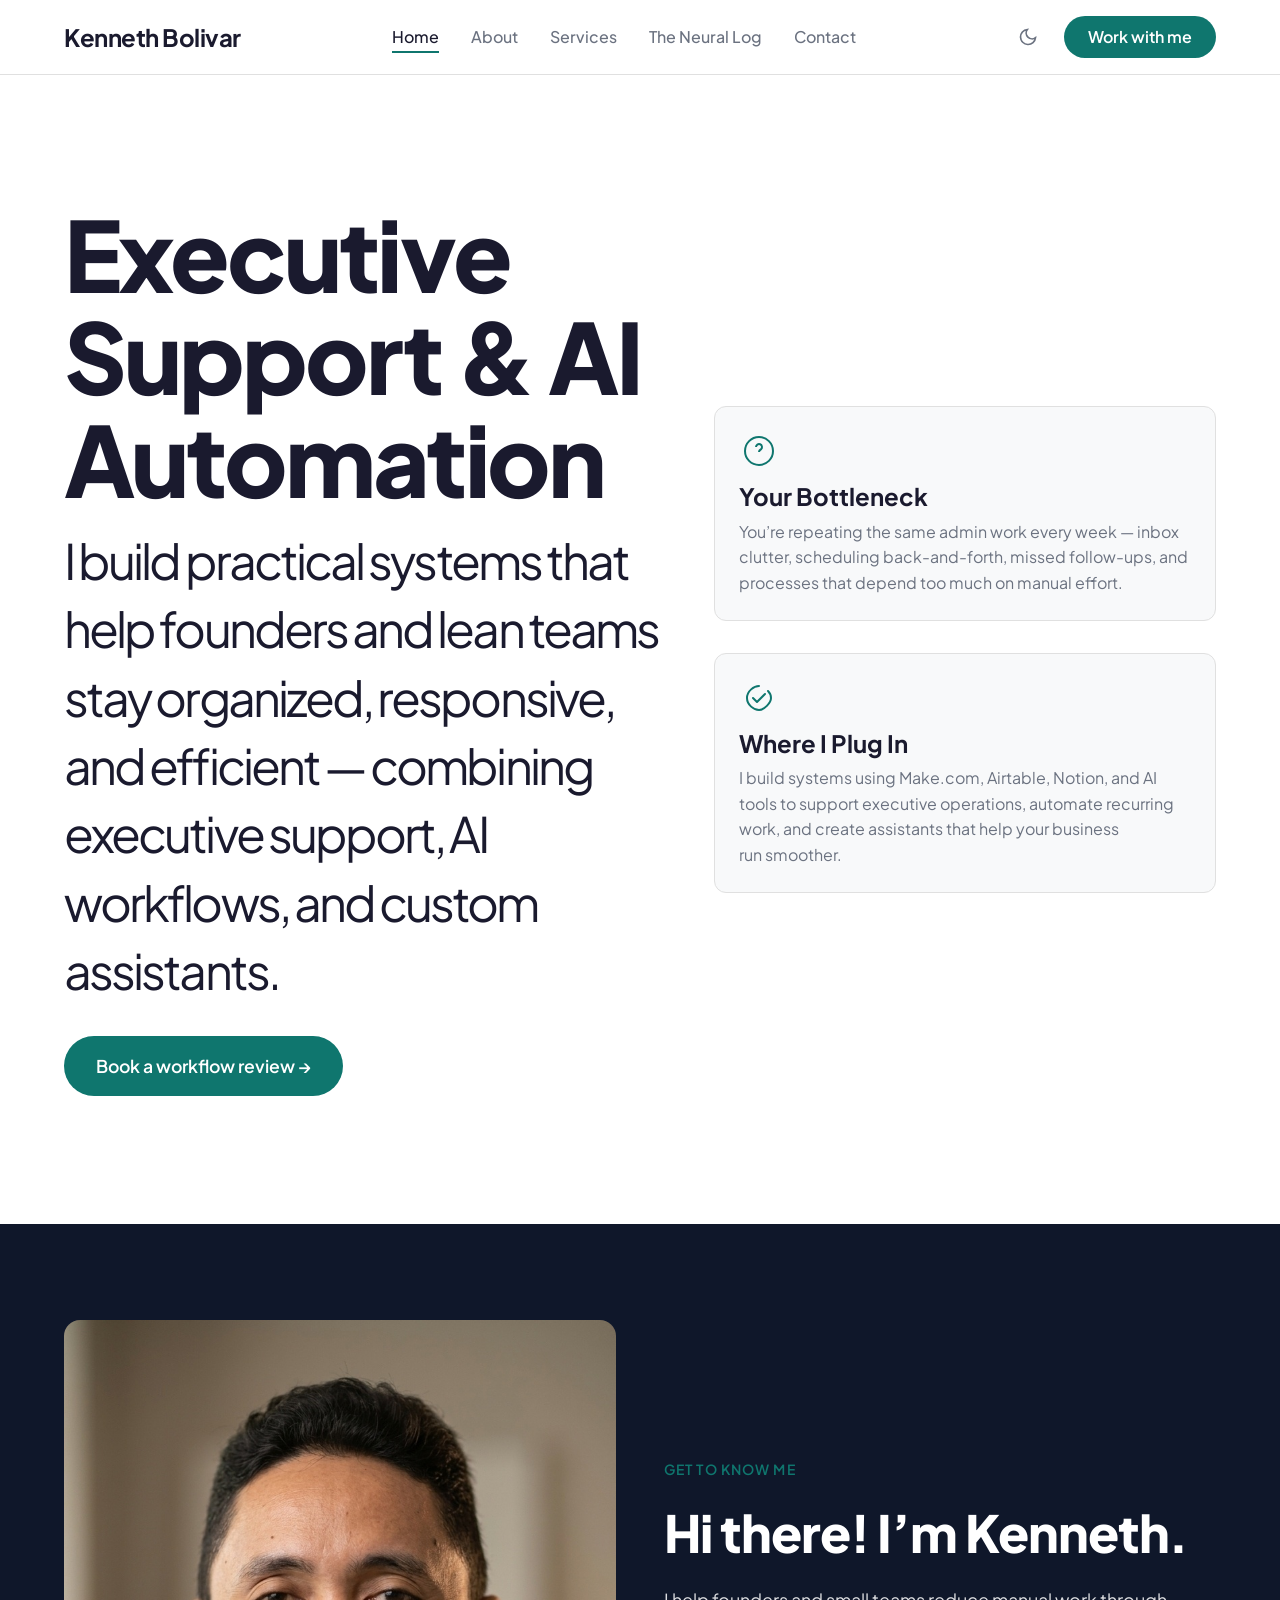
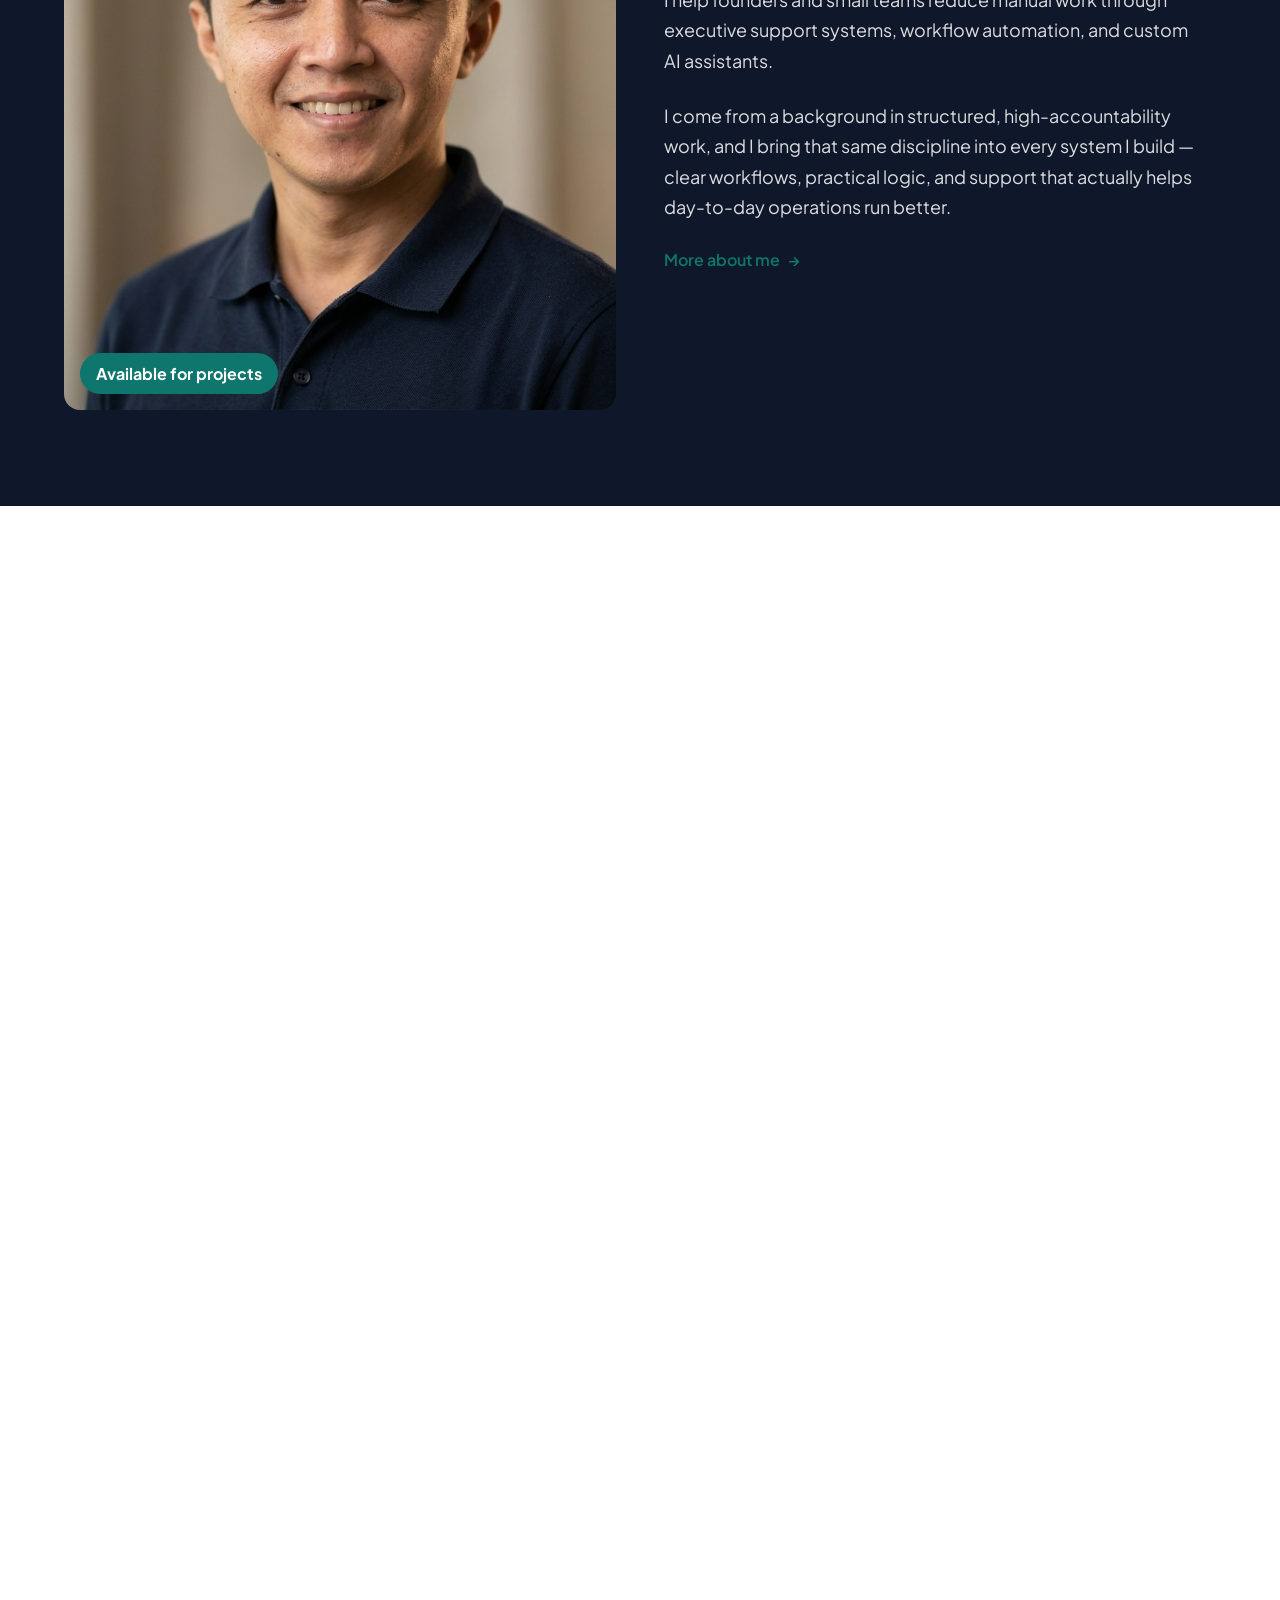
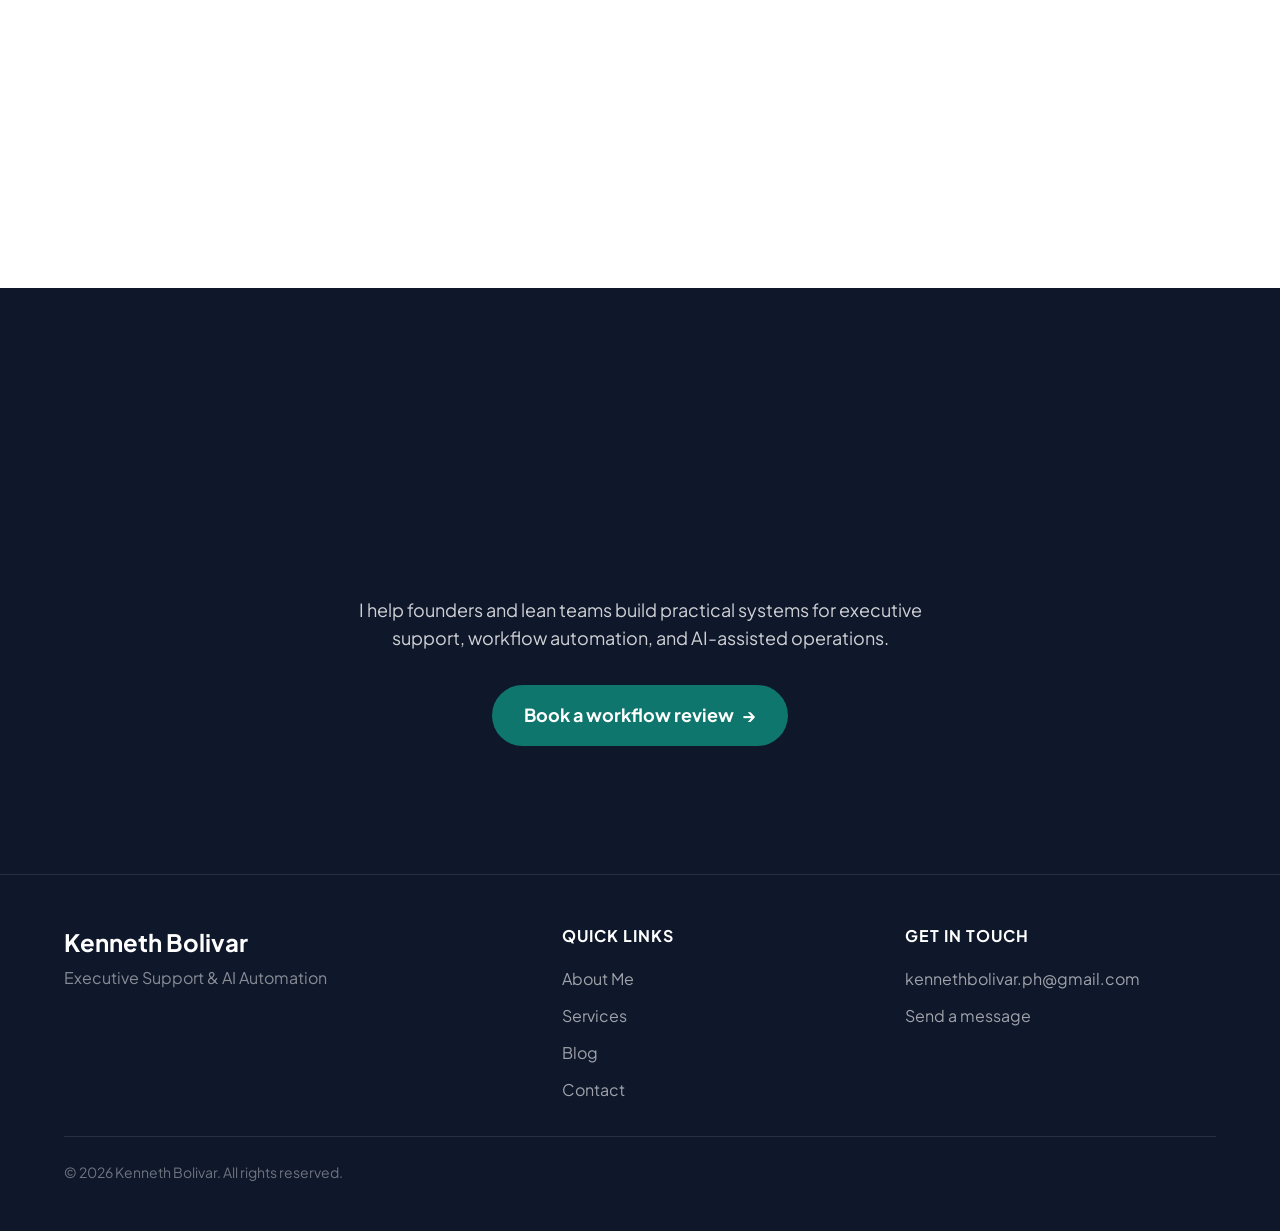
<file: index.html>
<!DOCTYPE html>
<html lang="en">
<head>
<!--
   ______                            __
  / ____/___  ____ ___  ____  __  __/ /____  _____
 / /   / __ \/ __ `__ \/ __ \/ / / / __/ _ \/ ___/
/ /___/ /_/ / / / / / / /_/ / /_/ / /_/  __/ /
\____/\____/_/ /_/ /_/ .___/\__,_/\__/\___/_/
                    /_/
-->
<meta charset="UTF-8">
<meta name="viewport" content="width=device-width, initial-scale=1.0">
<title>Kenneth Bolivar — Executive Support &amp; AI Automation</title>
<meta name="description" content="I build practical systems that help founders and lean teams stay organized, responsive, and efficient — combining executive support, AI workflows, and custom assistants.">
<meta property="og:title" content="Kenneth Bolivar — Executive Support & AI Automation">
<meta property="og:description" content="I build practical systems that help founders and lean teams stay organized, responsive, and efficient.">

<link href="https://fonts.googleapis.com/css2?family=Plus+Jakarta+Sans:wght@300;400;500;600;700;800&display=swap" rel="stylesheet">
<link rel="stylesheet" href="./base.css">
<link rel="stylesheet" href="./style.css">

<script type="application/ld+json">
{
  "@context": "https://schema.org",
  "@type": "Person",
  "name": "Kenneth Bolivar",
  "jobTitle": "Executive Support & AI Automation",
  "url": "https://kennethbolivar.cv",
  "email": "kennethbolivar.ph@gmail.com",
  "address": {
    "@type": "PostalAddress",
    "addressLocality": "Quezon City",
    "addressCountry": "PH"
  },
  "knowsAbout": ["Make.com", "Airtable", "AI Automation", "No-Code Automation", "Executive Support", "Notion", "Workflow Automation"],
  "description": "I help founders and lean teams stay organized, responsive, and efficient through executive support and AI automation.",
  "sameAs": [
    "https://github.com/kennethbolivarph-stack"
  ]
}
</script>
</head>
<body>

<!-- ===== NAVIGATION ===== -->
<nav class="nav" id="nav">
  <div class="nav__inner">
    <a href="./index.html" class="nav__logo">
      <span class="nav__logo-text">Kenneth Bolivar</span>
    </a>
    <ul class="nav__links">
      <li><a href="./index.html" class="nav__link nav__link--active">Home</a></li>
      <li><a href="./about.html" class="nav__link">About</a></li>
      <li><a href="./services.html" class="nav__link">Services</a></li>
      <li><a href="./blog.html" class="nav__link">The Neural Log</a></li>
      <li><a href="./contact.html" class="nav__link">Contact</a></li>
    </ul>
    <div class="nav__actions">
      <button class="theme-toggle" data-theme-toggle aria-label="Toggle dark mode">
        <svg width="20" height="20" viewBox="0 0 24 24" fill="none" stroke="currentColor" stroke-width="2"><path d="M21 12.79A9 9 0 1 1 11.21 3 7 7 0 0 0 21 12.79z"/></svg>
      </button>
      <a href="./contact.html" class="nav__cta">Work with me</a>
    </div>
    <button class="nav__hamburger" id="hamburger" aria-label="Open menu">
      <span></span><span></span><span></span>
    </button>
  </div>
</nav>

<!-- Mobile Menu -->
<div class="nav__mobile-menu" id="mobileMenu">
  <a href="./index.html" onclick="closeMobile()">Home</a>
  <a href="./about.html" onclick="closeMobile()">About</a>
  <a href="./services.html" onclick="closeMobile()">Services</a>
  <a href="./blog.html" onclick="closeMobile()">Blog</a>
  <a href="./contact.html" onclick="closeMobile()">Contact</a>
  <a href="./contact.html" class="nav__cta" style="margin-top:1rem" onclick="closeMobile()">Work with me</a>
</div>

<!-- ===== HERO ===== -->
<section class="hero">
  <div class="container">
    <div class="hero__grid">
      <div>
        <h1 class="hero__heading">
          Executive Support &amp; AI Automation
          <br>
          <span style="font-size: 0.5em; font-weight: 400; display: block; margin-top: 1rem; line-height: 1.4;">
            I build practical systems that help founders and lean teams stay organized, responsive, and efficient — combining executive support, AI workflows, and custom assistants.
          </span>
        </h1>
        <div style="margin-top: 2rem;">
          <a href="./contact.html" class="nav__cta" style="padding: 1rem 2rem; font-size: 1.1rem;">Book a workflow review →</a>
        </div>
      </div>
      <div class="hero__right">
        <div class="hero__card">
          <svg class="hero__card-icon" viewBox="0 0 40 40" fill="none" stroke="currentColor" stroke-width="2">
            <circle cx="20" cy="20" r="14"/>
            <path d="M17 16a3 3 0 115.2 2.1c-.8.6-2.2 1.2-2.2 2.9M20 26h.01"/>
          </svg>
          <h3>Your Bottleneck</h3>
          <p>You’re repeating the same admin work every week — inbox clutter, scheduling back-and-forth, missed follow-ups, and processes that depend too much on manual effort.</p>
        </div>
        <div class="hero__card">
          <svg class="hero__card-icon" viewBox="0 0 40 40" fill="none" stroke="currentColor" stroke-width="2">
            <path d="M20 8c-5 0-12 5-12 12s7 12 12 12 12-7 12-12c0-3-1-5-3-7" stroke-linecap="round"/>
            <path d="M14 20l4 4 8-8" stroke-linecap="round" stroke-linejoin="round"/>
          </svg>
          <h3>Where I Plug In</h3>
          <p>I build systems using Make.com, Airtable, Notion, and AI tools to support executive operations, automate recurring work, and create assistants that help your business run smoother.</p>
        </div>
      </div>
    </div>
  </div>
</section>

<!-- ===== ABOUT INTRO ===== -->
<section class="about-intro">
  <div class="container">
    <div class="about-intro__grid">
      <div class="about-intro__image-wrapper">
        <img src="./assets/profile.jpg" alt="Kenneth Bolivar — Executive Support & AI Automation" class="about-intro__image" loading="lazy">
        <span class="about-intro__badge">Available for projects</span>
      </div>
      <div class="about-intro__content">
        <span class="about-intro__label">GET TO KNOW ME</span>
        <h2 class="about-intro__heading">Hi there! I’m Kenneth.</h2>
        <p class="about-intro__text">
          I help founders and small teams reduce manual work through executive support systems, workflow automation, and custom AI assistants.
        </p>
        <p class="about-intro__text">
          I come from a background in structured, high-accountability work, and I bring that same discipline into every system I build — clear workflows, practical logic, and support that actually helps day-to-day operations run better.
        </p>
        <a href="./about.html" class="about-intro__link">
          More about me <span aria-hidden="true">→</span>
        </a>
      </div>
    </div>
  </div>
</section>

<!-- ===== HOW I WORK ===== -->
<section class="stats">
  <div class="container">
    <div class="stats__header fade-in">
      <h2 class="stats__heading">How I work</h2>
      <p class="stats__subtext">Simple systems. Clear logic. Built to reduce manual work and support better operations.</p>
    </div>

    <div class="stats__grid fade-in">
      <div class="stats__info-card">
        <h3>Practical first</h3>
        <p>I focus on workflows that remove repetitive admin, reduce missed steps, and make daily operations easier to manage.</p>
        <a href="./services.html">Explore solutions <span aria-hidden="true">→</span></a>
      </div>
      <div class="stats__info-card">
        <h3>Built around your workflow</h3>
        <p>I map how your current process works, identify what can be automated, and build a system that fits your business instead of forcing a complicated setup.</p>
        <a href="./services.html">Explore solutions <span aria-hidden="true">→</span></a>
      </div>
    </div>

    <!-- Trust Strip -->
    <div class="stats__counters fade-in" style="margin-top: 4rem; border-top: 1px solid var(--color-border); padding-top: 2rem;">
      <div style="flex: 1; text-align: center;">
        <p style="font-weight: 600; font-size: 0.9rem; text-transform: uppercase; letter-spacing: 0.05em; color: var(--color-text-muted);">Built with Make.com, Airtable, Notion, Claude, and OpenAI</p>
      </div>
      <div style="flex: 1; text-align: center;">
        <p style="font-weight: 600; font-size: 0.9rem; text-transform: uppercase; letter-spacing: 0.05em; color: var(--color-text-muted);">Human-in-the-loop for sensitive tasks</p>
      </div>
      <div style="flex: 1; text-align: center;">
        <p style="font-weight: 600; font-size: 0.9rem; text-transform: uppercase; letter-spacing: 0.05em; color: var(--color-text-muted);">Clear documentation included</p>
      </div>
    </div>
  </div>
</section>

<!-- ===== SERVICES (What I offer) ===== -->
<section class="services-preview">
  <div class="container">
    <h2 class="services-preview__heading fade-in">What I offer</h2>
    <p class="services-preview__subtext fade-in">Three focused ways I help businesses reduce manual work and improve operational flow.</p>
    <div class="services-preview__grid">
      <div class="service-card fade-in">
        <div class="service-card__icon">
          <svg width="24" height="24" viewBox="0 0 24 24" fill="none" stroke="currentColor" stroke-width="2" stroke-linecap="round" stroke-linejoin="round"><path d="M12 2L2 7l10 5 10-5-10-5z"/><path d="M2 17l10 5 10-5"/><path d="M2 12l10 5 10-5"/></svg>
        </div>
        <h3>Executive Support System</h3>
        <p>Inbox triage, calendar support, executive briefing, request routing, and organized follow-through built into one practical support system.</p>
      </div>
      <div class="service-card fade-in">
        <div class="service-card__icon">
          <svg width="24" height="24" viewBox="0 0 24 24" fill="none" stroke="currentColor" stroke-width="2" stroke-linecap="round" stroke-linejoin="round"><rect x="2" y="3" width="20" height="14" rx="2"/><path d="M8 21h8M12 17v4"/></svg>
        </div>
        <h3>AI Workflow Automation</h3>
        <p>Automate repetitive tasks, approvals, routing, updates, and recurring operational work using tools like Make.com, Airtable, and Notion.</p>
      </div>
      <div class="service-card fade-in">
        <div class="service-card__icon">
          <svg width="24" height="24" viewBox="0 0 24 24" fill="none" stroke="currentColor" stroke-width="2" stroke-linecap="round" stroke-linejoin="round"><path d="M18 8A6 6 0 006 8c0 7-3 9-3 9h18s-3-2-3-9"/><path d="M13.73 21a2 2 0 01-3.46 0"/></svg>
        </div>
        <h3>Custom AI Assistant</h3>
        <p>Build AI assistants that can answer questions, retrieve business context, support requests, and help your team act faster using your own knowledge base.</p>
      </div>
    </div>
  </div>
</section>

<!-- ===== CTA ===== -->
<section class="cta">
  <div class="container">
    <h2 class="cta__heading fade-in">
      Need better support systems for your business?
    </h2>
    <p style="margin-bottom: 2rem; opacity: 0.8; max-width: 600px; margin-left: auto; margin-right: auto;">
      I help founders and lean teams build practical systems for executive support, workflow automation, and AI-assisted operations.
    </p>
    <a href="./contact.html" class="cta__btn">
      Book a workflow review <span aria-hidden="true">→</span>
    </a>
  </div>
</section>

<!-- ===== FOOTER ===== -->
<footer class="footer">
  <div class="container">
    <div class="footer__grid">
      <div>
        <div class="footer__brand-name">Kenneth Bolivar</div>
        <div class="footer__brand-tagline">Executive Support &amp; AI Automation</div>
      </div>
      <div>
        <div class="footer__heading">Quick Links</div>
        <ul class="footer__links">
          <li><a href="./about.html">About Me</a></li>
          <li><a href="./services.html">Services</a></li>
          <li><a href="./blog.html">Blog</a></li>
          <li><a href="./contact.html">Contact</a></li>
        </ul>
      </div>
      <div>
        <div class="footer__heading">Get In Touch</div>
        <ul class="footer__links">
          <li><a href="mailto:kennethbolivar.ph@gmail.com">kennethbolivar.ph@gmail.com</a></li>
          <li><a href="./contact.html">Send a message</a></li>
        </ul>
      </div>
    </div>
    <div class="footer__bottom">
      <span>&copy; 2026 Kenneth Bolivar. All rights reserved.</span>
    </div>
  </div>
</footer>

<script src="./app.js"></script>
</body>
</html>
</file>
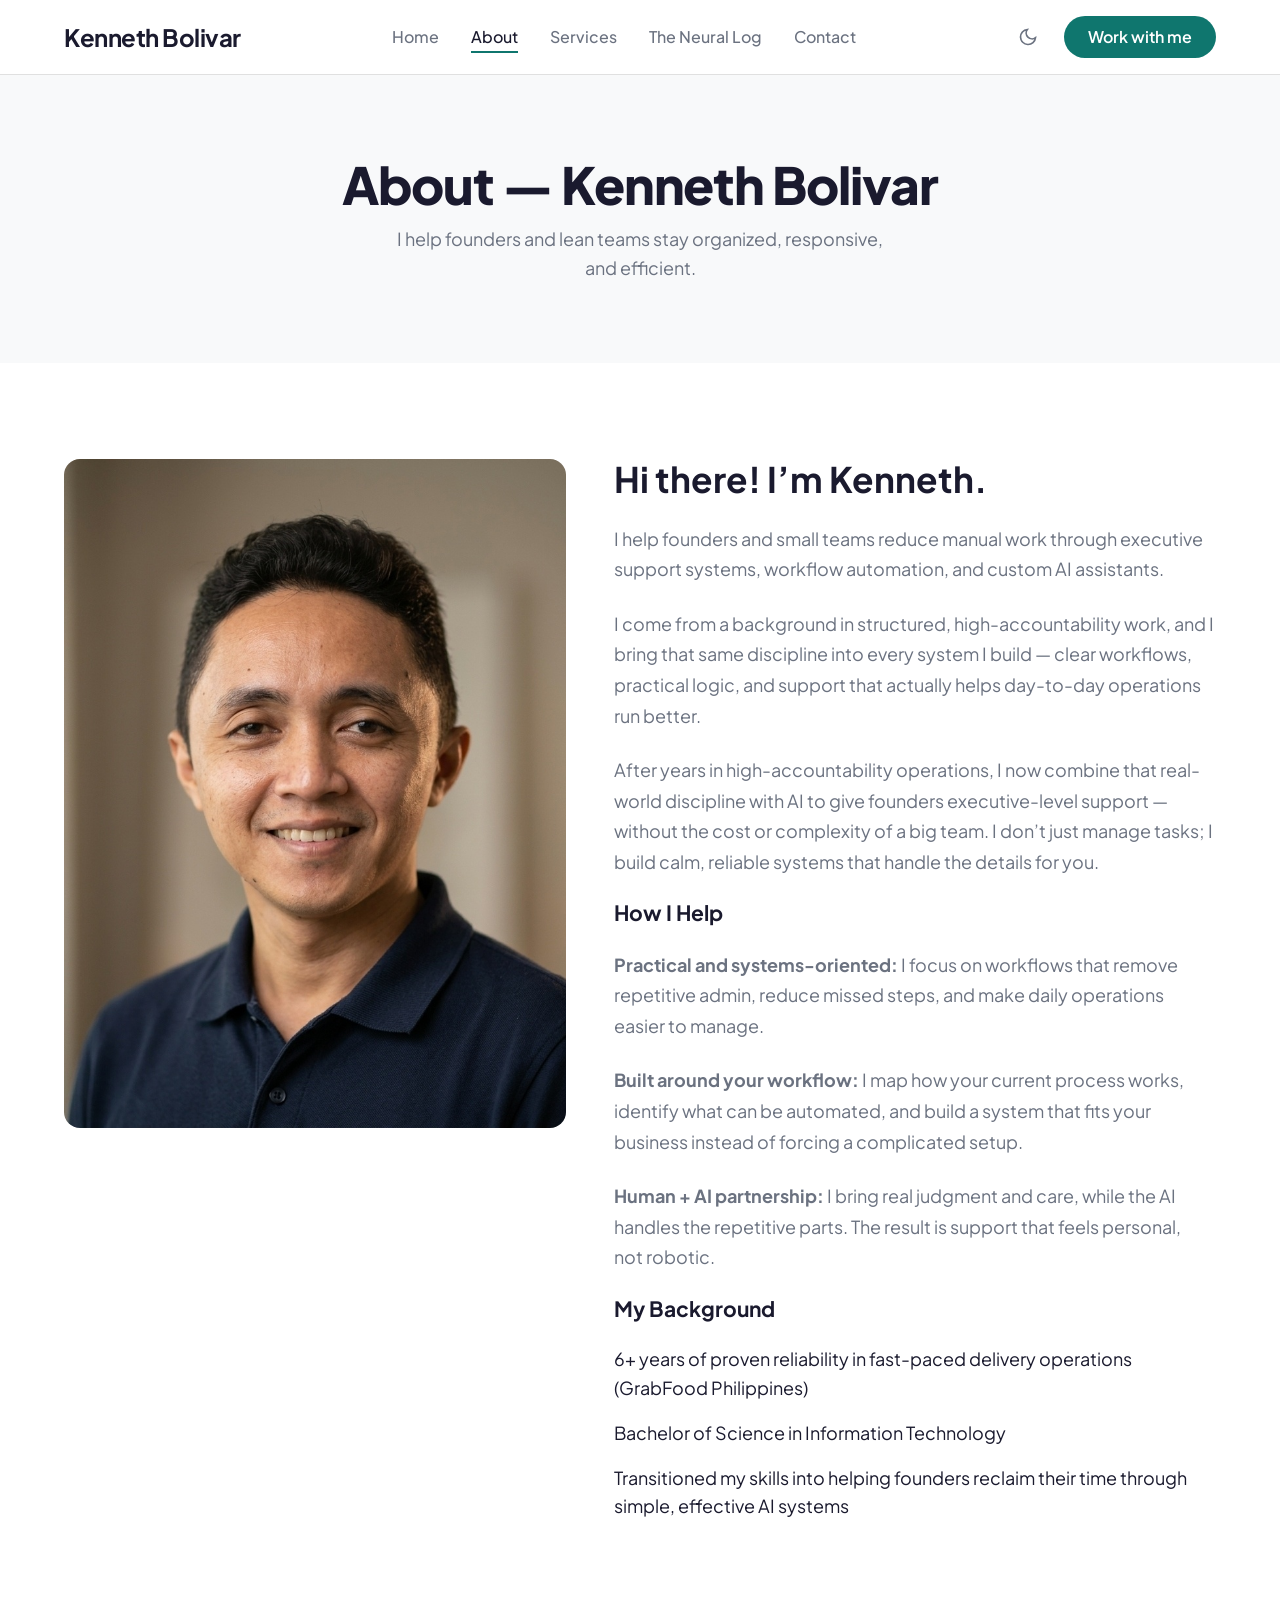
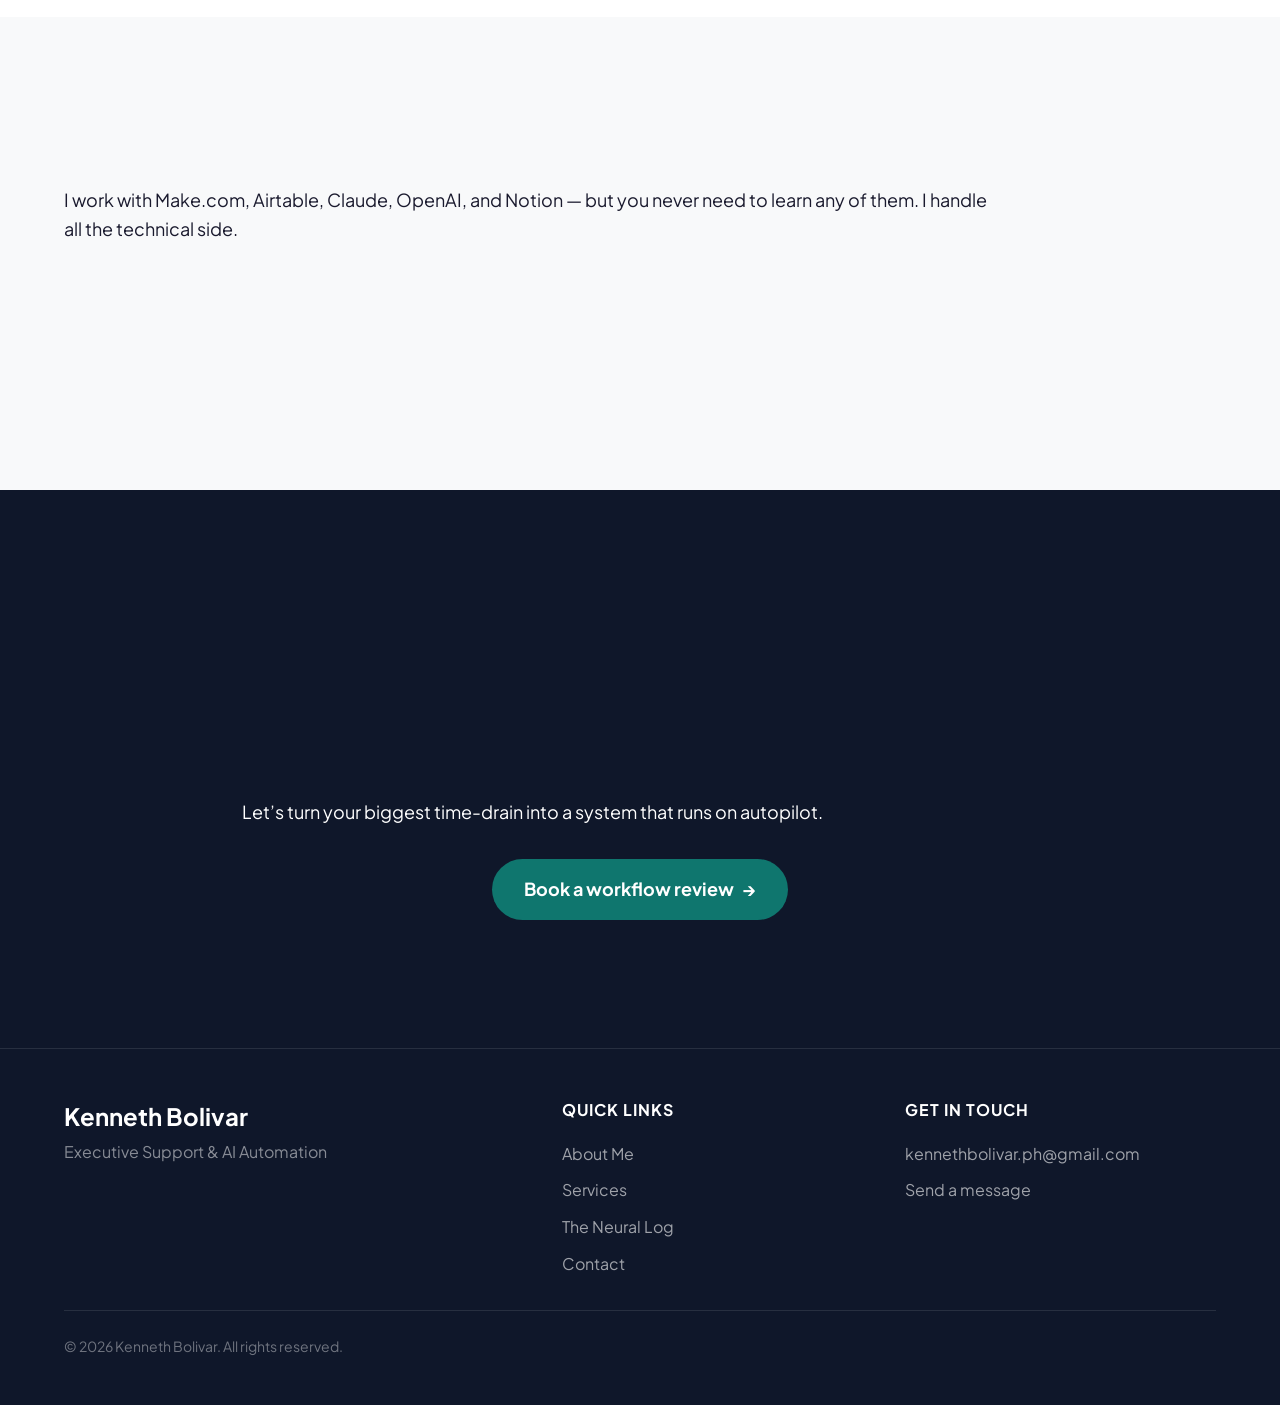
<file: about.html>
<!DOCTYPE html>
<html lang="en">
<head>
<!--
   ______                            __
  / ____/___  ____ ___  ____  __  __/ /____  _____
 / /   / __ \/ __ `__ \/ __ \/ / / / __/ _ \/ ___/
/ /___/ /_/ / / / / / / /_/ / /_/ / /_/  __/ /
\____/\____/_/ /_/ /_/ .___/\__,_/\__/\___/_/
                    /_/
-->
<meta charset="UTF-8">
<meta name="viewport" content="width=device-width, initial-scale=1.0">
<title>About — Kenneth Bolivar</title>
<meta name="description" content="I help founders and small teams reduce manual work through executive support systems, workflow automation, and custom AI assistants.">

<link href="https://fonts.googleapis.com/css2?family=Plus+Jakarta+Sans:wght@300;400;500;600;700;800&display=swap" rel="stylesheet">
<link rel="stylesheet" href="./base.css">
<link rel="stylesheet" href="./style.css">
</head>
<body>

<!-- ===== NAVIGATION ===== -->
<nav class="nav" id="nav">
  <div class="nav__inner">
    <a href="./index.html" class="nav__logo">
      <span class="nav__logo-text">Kenneth Bolivar</span>
    </a>
    <ul class="nav__links">
      <li><a href="./index.html" class="nav__link">Home</a></li>
      <li><a href="./about.html" class="nav__link nav__link--active">About</a></li>
      <li><a href="./services.html" class="nav__link">Services</a></li>
      <li><a href="./blog.html" class="nav__link">The Neural Log</a></li>
      <li><a href="./contact.html" class="nav__link">Contact</a></li>
    </ul>
    <div class="nav__actions">
      <button class="theme-toggle" data-theme-toggle aria-label="Toggle dark mode">
        <svg width="20" height="20" viewBox="0 0 24 24" fill="none" stroke="currentColor" stroke-width="2"><path d="M21 12.79A9 9 0 1 1 11.21 3 7 7 0 0 0 21 12.79z"/></svg>
      </button>
      <a href="./contact.html" class="nav__cta">Work with me</a>
    </div>
    <button class="nav__hamburger" id="hamburger" aria-label="Open menu">
      <span></span><span></span><span></span>
    </button>
  </div>
</nav>

<div class="nav__mobile-menu" id="mobileMenu">
  <a href="./index.html" onclick="closeMobile()">Home</a>
  <a href="./about.html" onclick="closeMobile()">About</a>
  <a href="./services.html" onclick="closeMobile()">Services</a>
  <a href="./blog.html" onclick="closeMobile()">The Neural Log</a>
  <a href="./contact.html" onclick="closeMobile()">Contact</a>
  <a href="./contact.html" class="nav__cta" style="margin-top:1rem" onclick="closeMobile()">Work with me</a>
</div>

<!-- ===== PAGE HEADER ===== -->
<section class="page-header">
  <div class="container">
    <h1 class="page-header__heading">About — Kenneth Bolivar</h1>
    <p class="page-header__subtext">I help founders and lean teams stay organized, responsive, and efficient.</p>
  </div>
</section>

<!-- ===== ABOUT DETAIL ===== -->
<section class="about-detail">
  <div class="container">
    <div class="about-detail__grid">
      <div class="about-detail__image">
        <img src="./assets/profile.jpg" alt="Kenneth Bolivar portrait" loading="lazy">
      </div>
      <div class="about-detail__content">
        <h2>Hi there! I’m Kenneth.</h2>
        <p>
          I help founders and small teams reduce manual work through executive support systems, workflow automation, and custom AI assistants.
        </p>
        <p>
          I come from a background in structured, high-accountability work, and I bring that same discipline into every system I build — clear workflows, practical logic, and support that actually helps day-to-day operations run better.
        </p>
        <p>
          After years in high-accountability operations, I now combine that real-world discipline with AI to give founders executive-level support — without the cost or complexity of a big team. I don’t just manage tasks; I build calm, reliable systems that handle the details for you.
        </p>
        
        <h3>How I Help</h3>
        <p>
          <strong>Practical and systems-oriented:</strong> I focus on workflows that remove repetitive admin, reduce missed steps, and make daily operations easier to manage.
        </p>
        <p>
          <strong>Built around your workflow:</strong> I map how your current process works, identify what can be automated, and build a system that fits your business instead of forcing a complicated setup.
        </p>
        <p>
          <strong>Human + AI partnership:</strong> I bring real judgment and care, while the AI handles the repetitive parts. The result is support that feels personal, not robotic.
        </p>

        <h3>My Background</h3>
        <ul style="list-style: none; padding: 0; display: flex; flex-direction: column; gap: 1rem;">
          <li>6+ years of proven reliability in fast-paced delivery operations (GrabFood Philippines)</li>
          <li>Bachelor of Science in Information Technology</li>
          <li>Transitioned my skills into helping founders reclaim their time through simple, effective AI systems</li>
        </ul>
      </div>
    </div>
  </div>
</section>

<!-- ===== SKILLS ===== -->
<section class="about-skills">
  <div class="container">
    <h2 class="about-skills__heading fade-in">Tools I use</h2>
    <p style="margin-bottom: 2rem;">I work with Make.com, Airtable, Claude, OpenAI, and Notion — but you never need to learn any of them. I handle all the technical side.</p>
    <div class="about-skills__grid fade-in">
      <div class="skill-tag">Make.com</div>
      <div class="skill-tag">Airtable</div>
      <div class="skill-tag">Claude</div>
      <div class="skill-tag">OpenAI</div>
      <div class="skill-tag">Notion</div>
      <div class="skill-tag">Teams / Telegram</div>
    </div>
  </div>
</section>

<!-- ===== CTA ===== -->
<section class="cta">
  <div class="container">
    <h2 class="cta__heading fade-in">
      Need better support systems for your business?
    </h2>
    <p style="margin-bottom: 2rem;">Let’s turn your biggest time-drain into a system that runs on autopilot.</p>
    <a href="./contact.html" class="cta__btn">
      Book a workflow review <span aria-hidden="true">→</span>
    </a>
  </div>
</section>

<!-- ===== FOOTER ===== -->
<footer class="footer">
  <div class="container">
    <div class="footer__grid">
      <div>
        <div class="footer__brand-name">Kenneth Bolivar</div>
        <div class="footer__brand-tagline">Executive Support &amp; AI Automation</div>
      </div>
      <div>
        <div class="footer__heading">Quick Links</div>
        <ul class="footer__links">
          <li><a href="./about.html">About Me</a></li>
          <li><a href="./services.html">Services</a></li>
          <li><a href="./blog.html">The Neural Log</a></li>
          <li><a href="./contact.html">Contact</a></li>
        </ul>
      </div>
      <div>
        <div class="footer__heading">Get In Touch</div>
        <ul class="footer__links">
          <li><a href="mailto:kennethbolivar.ph@gmail.com">kennethbolivar.ph@gmail.com</a></li>
          <li><a href="./contact.html">Send a message</a></li>
        </ul>
      </div>
    </div>
    <div class="footer__bottom">
      <span>&copy; 2026 Kenneth Bolivar. All rights reserved.</span>
    </div>
  </div>
</footer>

<script src="./app.js"></script>
</body>
</html>
</file>
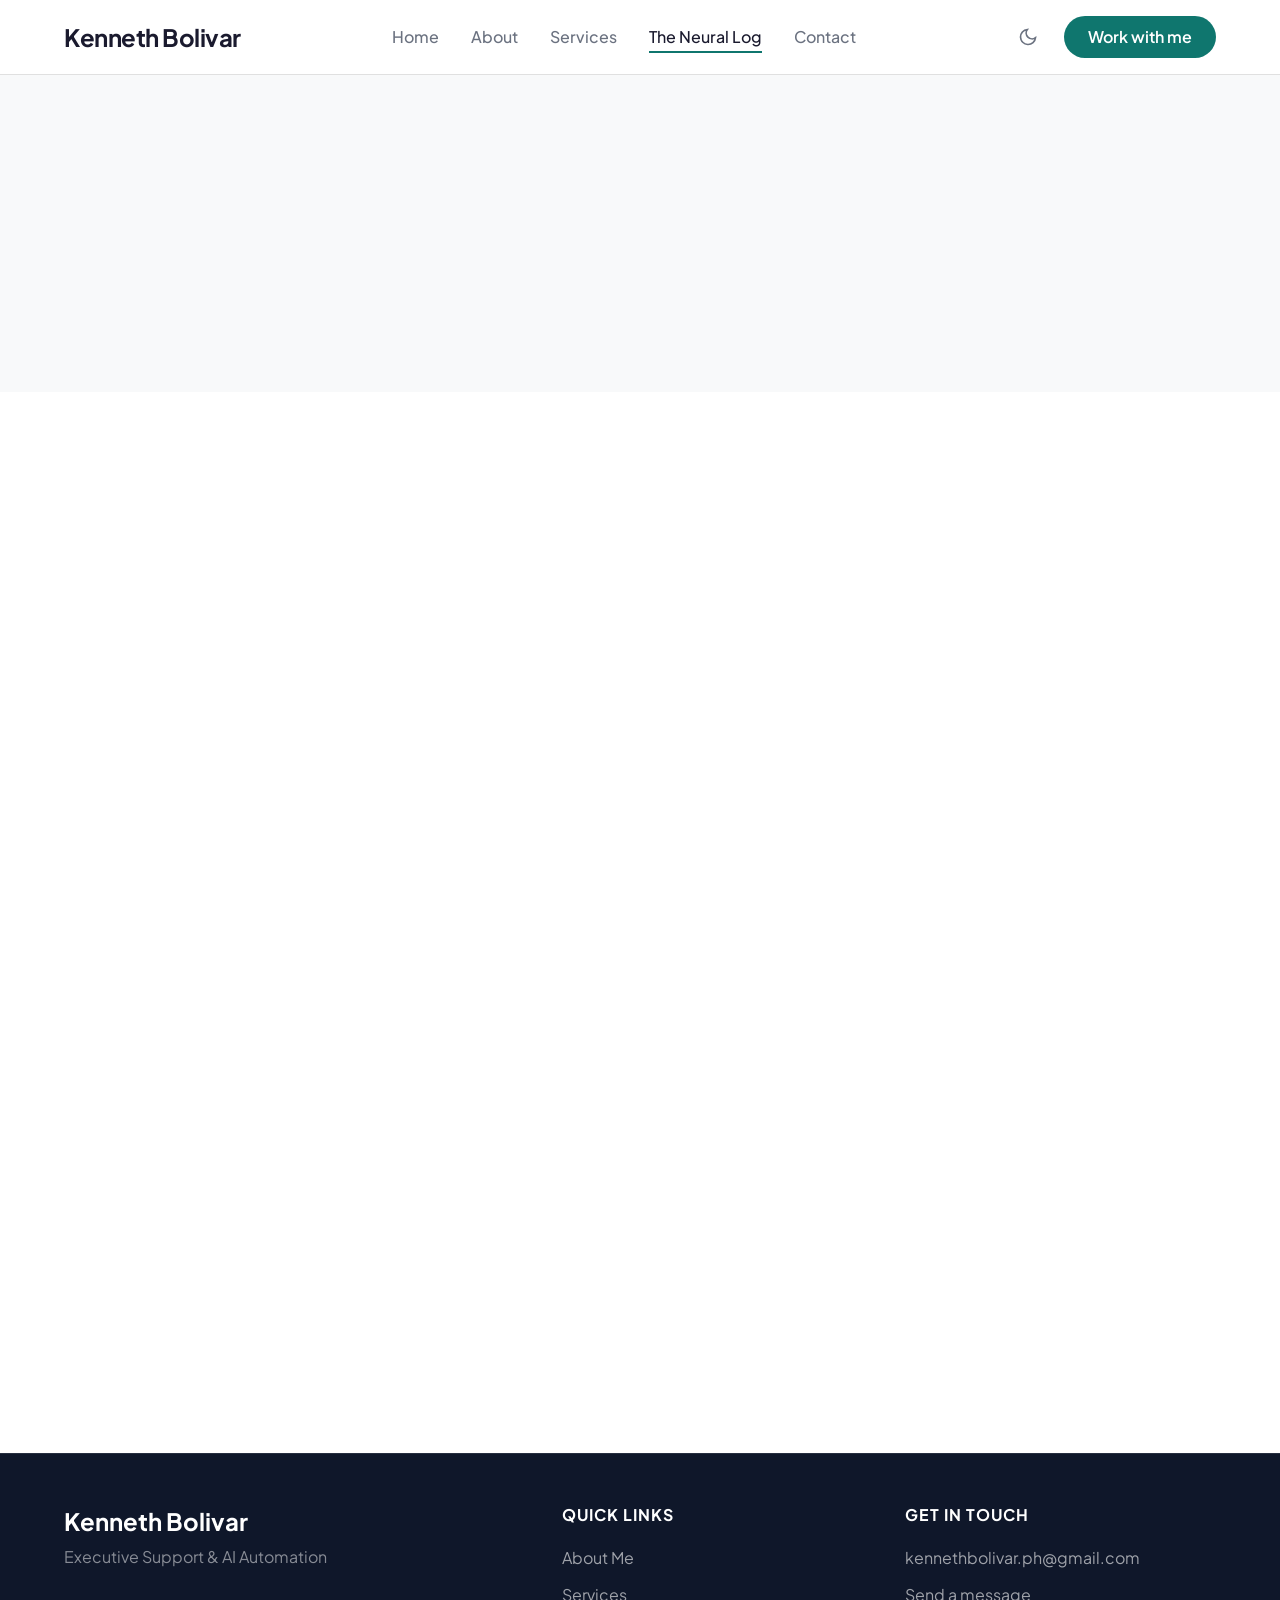
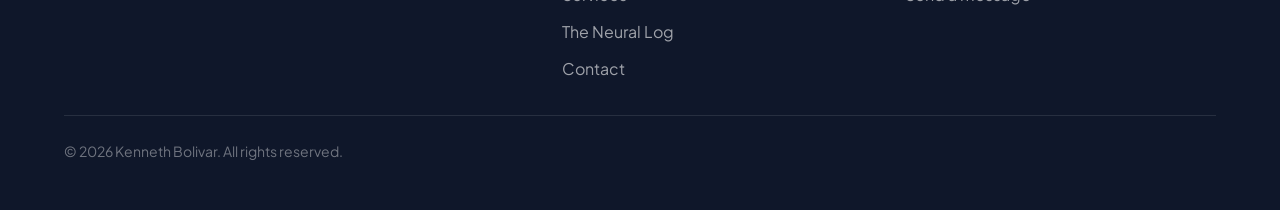
<file: blog.html>
<!DOCTYPE html>
<html lang="en">
<head>
<!--
   ______                            __
  / ____/___  ____ ___  ____  __  __/ /____  _____
 / /   / __ \/ __ `__ \/ __ \/ / / / __/ _ \/ ___/
/ /___/ /_/ / / / / / / /_/ / /_/ / /_/  __/ /
\____/\____/_/ /_/ /_/ .___/\__,_/\__/\___/_/
                    /_/
-->
<meta charset="UTF-8">
<meta name="viewport" content="width=device-width, initial-scale=1.0">
<title>Blog — Kenneth Bolivar</title>
<meta name="description" content="Insights on AI automation, executive support, and systems that actually work.">

<link href="https://fonts.googleapis.com/css2?family=Plus+Jakarta+Sans:wght@300;400;500;600;700;800&display=swap" rel="stylesheet">
<link rel="stylesheet" href="./base.css">
<link rel="stylesheet" href="./style.css">
</head>
<body>

<!-- ===== NAVIGATION ===== -->
<nav class="nav" id="nav">
  <div class="nav__inner">
    <a href="./index.html" class="nav__logo">
      <span class="nav__logo-text">Kenneth Bolivar</span>
    </a>
    <ul class="nav__links">
      <li><a href="./index.html" class="nav__link">Home</a></li>
      <li><a href="./about.html" class="nav__link">About</a></li>
      <li><a href="./services.html" class="nav__link">Services</a></li>
      <li><a href="./blog.html" class="nav__link nav__link--active">The Neural Log</a></li>
      <li><a href="./contact.html" class="nav__link">Contact</a></li>
    </ul>
    <div class="nav__actions">
      <button class="theme-toggle" data-theme-toggle aria-label="Toggle dark mode">
        <svg width="20" height="20" viewBox="0 0 24 24" fill="none" stroke="currentColor" stroke-width="2"><path d="M21 12.79A9 9 0 1 1 11.21 3 7 7 0 0 0 21 12.79z"/></svg>
      </button>
      <a href="./contact.html" class="nav__cta">Work with me</a>
    </div>
    <button class="nav__hamburger" id="hamburger" aria-label="Open menu">
      <span></span><span></span><span></span>
    </button>
  </div>
</nav>

<div class="nav__mobile-menu" id="mobileMenu">
  <a href="./index.html" onclick="closeMobile()">Home</a>
  <a href="./about.html" onclick="closeMobile()">About</a>
  <a href="./services.html" onclick="closeMobile()">Services</a>
  <a href="./blog.html" onclick="closeMobile()">The Neural Log</a>
  <a href="./contact.html" onclick="closeMobile()">Contact</a>
  <a href="./contact.html" class="nav__cta" style="margin-top:1rem" onclick="closeMobile()">Work with me</a>
</div>

<main class="blog-page">

  <header class="page-header">
    <div class="container">
      <h1 class="page-header__heading fade-in">The Neural Log</h1>
      <p class="page-header__subtext fade-in">
        A practical look at how I build. Articles and audio logs focused on reducing manual work, unlocking executive leverage, and creating operations that run quietly in the background.
      </p>
    </div>
  </header>

  <section class="blog-featured fade-in">
    <div class="container">
      <a href="./blog/how-to-adapt-to-the-ai-era.html" class="featured-card">
        <div class="featured-card__content">
          <div class="card-meta">
            <span class="badge badge--primary">Featured</span>
            <span class="category">Strategy & Architecture</span>
          </div>
          <h2 class="featured-card__title">How to Adapt to the AI Era: A Practical Guide for Humans</h2>
          <p class="featured-card__excerpt">
            Forget the hyperbole. Here is a grounded look at how to stay relevant, build resilient workflows, and leverage tools like Make.com and Airtable in a rapidly shifting landscape.
          </p>
          <div class="card-footer">
            <span class="date">April 15, 2026</span>
            <span class="read-time">8 min read</span>
          </div>
        </div>
      </a>
    </div>
  </section>



  <section class="cta fade-in">
    <div class="container">
      <h2 class="cta__heading">Require structured support?</h2>
      <p style="margin-bottom: 2rem; opacity: 0.8; max-width: 600px; margin-inline: auto;">
        Whether you are looking to integrate multi-agent workflows or need a reliable executive partner to manage daily operations, let's look at your current architecture.
      </p>
      <a href="./contact.html" class="cta__btn">
        Book a workflow review <span aria-hidden="true">→</span>
      </a>
    </div>
  </section>

</main>

<!-- ===== FOOTER ===== -->
<footer class="footer">
  <div class="container">
    <div class="footer__grid">
      <div>
        <div class="footer__brand-name">Kenneth Bolivar</div>
        <div class="footer__brand-tagline">Executive Support &amp; AI Automation</div>
      </div>
      <div>
        <div class="footer__heading">Quick Links</div>
        <ul class="footer__links">
          <li><a href="./about.html">About Me</a></li>
          <li><a href="./services.html">Services</a></li>
          <li><a href="./blog.html">The Neural Log</a></li>
          <li><a href="./contact.html">Contact</a></li>
        </ul>
      </div>
      <div>
        <div class="footer__heading">Get In Touch</div>
        <ul class="footer__links">
          <li><a href="mailto:kennethbolivar.ph@gmail.com">kennethbolivar.ph@gmail.com</a></li>
          <li><a href="./contact.html">Send a message</a></li>
        </ul>
      </div>
    </div>
    <div class="footer__bottom">
      <span>&copy; 2026 Kenneth Bolivar. All rights reserved.</span>
    </div>
  </div>
</footer>

<script src="./app.js"></script>
</body>
</html>
</file>
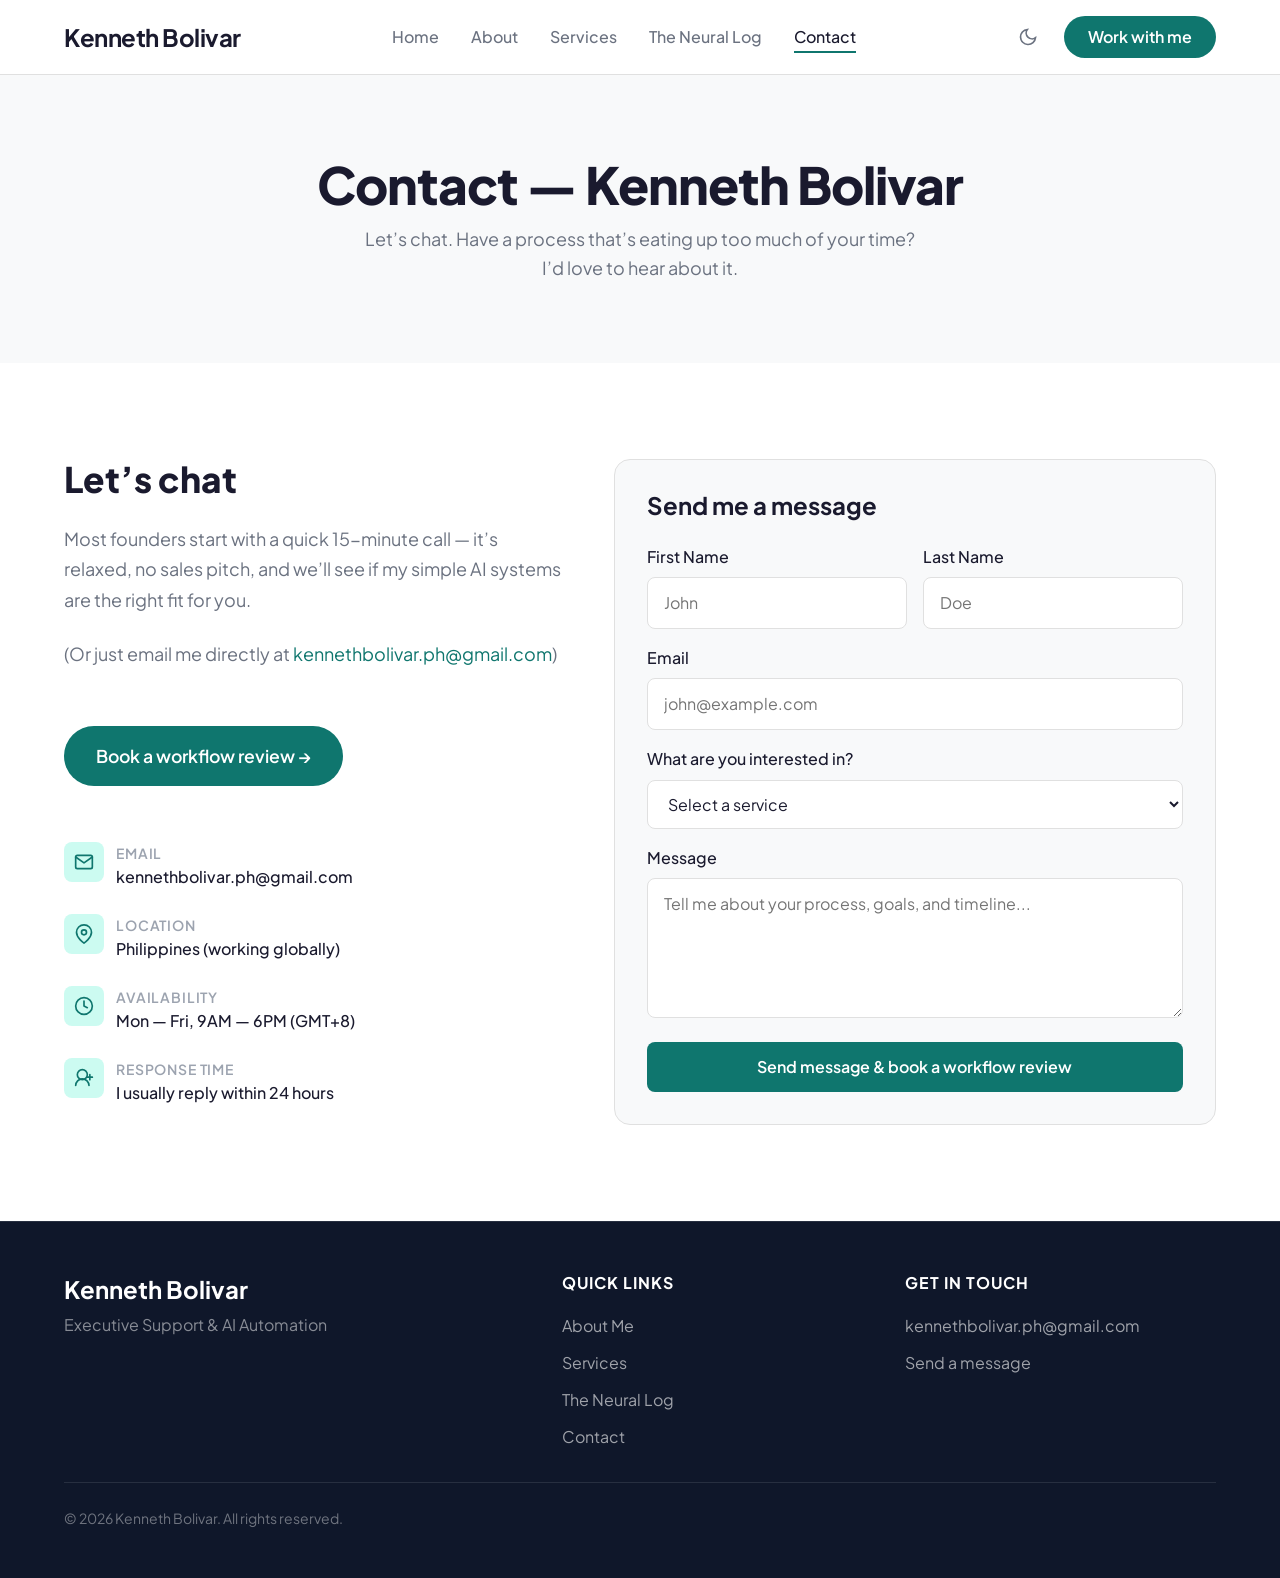
<file: contact.html>
<!DOCTYPE html>
<html lang="en">
<head>
<!--
   ______                            __
  / ____/___  ____ ___  ____  __  __/ /____  _____
 / /   / __ \/ __ `__ \/ __ \/ / / / __/ _ \/ ___/
/ /___/ /_/ / / / / / / /_/ / /_/ / /_/  __/ /
\____/\____/_/ /_/ /_/ .___/\__,_/\__/\___/_/
                    /_/
-->
<meta charset="UTF-8">
<meta name="viewport" content="width=device-width, initial-scale=1.0">
<title>Contact — Kenneth Bolivar</title>
<meta name="description" content="I help founders and lean teams build practical systems for executive support, workflow automation, and AI-assisted operations.">

<link href="https://fonts.googleapis.com/css2?family=Plus+Jakarta+Sans:wght@300;400;500;600;700;800&display=swap" rel="stylesheet">
<link rel="stylesheet" href="./base.css">
<link rel="stylesheet" href="./style.css">
</head>
<body>

<!-- ===== NAVIGATION ===== -->
<nav class="nav" id="nav">
  <div class="nav__inner">
    <a href="./index.html" class="nav__logo">
      <span class="nav__logo-text">Kenneth Bolivar</span>
    </a>
    <ul class="nav__links">
      <li><a href="./index.html" class="nav__link">Home</a></li>
      <li><a href="./about.html" class="nav__link">About</a></li>
      <li><a href="./services.html" class="nav__link">Services</a></li>
      <li><a href="./blog.html" class="nav__link">The Neural Log</a></li>
      <li><a href="./contact.html" class="nav__link nav__link--active">Contact</a></li>
    </ul>
    <div class="nav__actions">
      <button class="theme-toggle" data-theme-toggle aria-label="Toggle dark mode">
        <svg width="20" height="20" viewBox="0 0 24 24" fill="none" stroke="currentColor" stroke-width="2"><path d="M21 12.79A9 9 0 1 1 11.21 3 7 7 0 0 0 21 12.79z"/></svg>
      </button>
      <a href="./contact.html" class="nav__cta">Work with me</a>
    </div>
    <button class="nav__hamburger" id="hamburger" aria-label="Open menu">
      <span></span><span></span><span></span>
    </button>
  </div>
</nav>

<div class="nav__mobile-menu" id="mobileMenu">
  <a href="./index.html" onclick="closeMobile()">Home</a>
  <a href="./about.html" onclick="closeMobile()">About</a>
  <a href="./services.html" onclick="closeMobile()">Services</a>
  <a href="./blog.html" onclick="closeMobile()">The Neural Log</a>
  <a href="./contact.html" onclick="closeMobile()">Contact</a>
  <a href="./contact.html" class="nav__cta" style="margin-top:1rem" onclick="closeMobile()">Work with me</a>
</div>

<!-- ===== PAGE HEADER ===== -->
<section class="page-header">
  <div class="container">
    <h1 class="page-header__heading">Contact — Kenneth Bolivar</h1>
    <p class="page-header__subtext">Let’s chat. Have a process that’s eating up too much of your time? I’d love to hear about it.</p>
  </div>
</section>

<!-- ===== CONTACT ===== -->
<section class="contact-section">
  <div class="container">
    <div class="contact-section__grid">

      <div class="contact-info">
        <h2>Let’s chat</h2>
        <p>
          Most founders start with a quick 15-minute call — it’s relaxed, no sales pitch, and we’ll see if my simple AI systems are the right fit for you.
        </p>
        <p>
          (Or just email me directly at <a href="mailto:kennethbolivar.ph@gmail.com">kennethbolivar.ph@gmail.com</a>)
        </p>
        
        <div style="margin: 2rem 0;">
          <a href="#contactForm" class="nav__cta" style="padding: 1rem 2rem; font-size: 1.1rem; display: inline-block;">Book a workflow review →</a>
        </div>

        <div class="contact-info__item">
          <div class="contact-info__icon">
            <svg width="20" height="20" viewBox="0 0 24 24" fill="none" stroke="currentColor" stroke-width="2" stroke-linecap="round" stroke-linejoin="round"><path d="M4 4h16c1.1 0 2 .9 2 2v12c0 1.1-.9 2-2 2H4c-1.1 0-2-.9-2-2V6c0-1.1.9-2 2-2z"/><polyline points="22,6 12,13 2,6"/></svg>
          </div>
          <div>
            <div class="contact-info__label">Email</div>
            <div class="contact-info__value">kennethbolivar.ph@gmail.com</div>
          </div>
        </div>

        <div class="contact-info__item">
          <div class="contact-info__icon">
            <svg width="20" height="20" viewBox="0 0 24 24" fill="none" stroke="currentColor" stroke-width="2" stroke-linecap="round" stroke-linejoin="round"><path d="M21 10c0 7-9 13-9 13s-9-6-9-13a9 9 0 0118 0z"/><circle cx="12" cy="10" r="3"/></svg>
          </div>
          <div>
            <div class="contact-info__label">Location</div>
            <div class="contact-info__value">Philippines (working globally)</div>
          </div>
        </div>

        <div class="contact-info__item">
          <div class="contact-info__icon">
            <svg width="20" height="20" viewBox="0 0 24 24" fill="none" stroke="currentColor" stroke-width="2" stroke-linecap="round" stroke-linejoin="round"><circle cx="12" cy="12" r="10"/><polyline points="12 6 12 12 16 14"/></svg>
          </div>
          <div>
            <div class="contact-info__label">Availability</div>
            <div class="contact-info__value">Mon — Fri, 9AM — 6PM (GMT+8)</div>
          </div>
        </div>

        <div class="contact-info__item">
          <div class="contact-info__icon">
            <svg width="20" height="20" viewBox="0 0 24 24" fill="none" stroke="currentColor" stroke-width="2" stroke-linecap="round" stroke-linejoin="round"><path d="M16 8a6 6 0 01-12 0 6 6 0 0112 0z"/><path d="M2 21a8 8 0 0116 0"/><line x1="19" y1="8" x2="19" y2="14"/><line x1="22" y1="11" x2="16" y2="11"/></svg>
          </div>
          <div>
            <div class="contact-info__label">Response Time</div>
            <div class="contact-info__value">I usually reply within 24 hours</div>
          </div>
        </div>
      </div>

      <div class="contact-form">
        <h3>Send me a message</h3>
        <form id="contactForm" onsubmit="handleSubmit(event)">
          <div class="form-row">
            <div class="form-group">
              <label for="firstName">First Name</label>
              <input type="text" id="firstName" name="firstName" placeholder="John" required>
            </div>
            <div class="form-group">
              <label for="lastName">Last Name</label>
              <input type="text" id="lastName" name="lastName" placeholder="Doe">
            </div>
          </div>
          <div class="form-group">
            <label for="email">Email</label>
            <input type="email" id="email" name="email" placeholder="john@example.com" required>
          </div>
          <div class="form-group">
            <label for="service">What are you interested in?</label>
            <select id="service" name="service">
              <option value="">Select a service</option>
              <option value="executive-support">Executive Support System</option>
              <option value="automation">AI Workflow Automation</option>
              <option value="ai-assistant">Custom AI Assistant</option>
              <option value="other">Other / Not sure yet</option>
            </select>
          </div>
          <div class="form-group">
            <label for="message">Message</label>
            <textarea id="message" name="message" placeholder="Tell me about your process, goals, and timeline..." required></textarea>
          </div>
          <button type="submit" class="form-submit">Send message & book a workflow review</button>
        </form>
      </div>

    </div>
  </div>
</section>

<!-- ===== FOOTER ===== -->
<footer class="footer">
  <div class="container">
    <div class="footer__grid">
      <div>
        <div class="footer__brand-name">Kenneth Bolivar</div>
        <div class="footer__brand-tagline">Executive Support &amp; AI Automation</div>
      </div>
      <div>
        <div class="footer__heading">Quick Links</div>
        <ul class="footer__links">
          <li><a href="./about.html">About Me</a></li>
          <li><a href="./services.html">Services</a></li>
          <li><a href="./blog.html">The Neural Log</a></li>
          <li><a href="./contact.html">Contact</a></li>
        </ul>
      </div>
      <div>
        <div class="footer__heading">Get In Touch</div>
        <ul class="footer__links">
          <li><a href="mailto:kennethbolivar.ph@gmail.com">kennethbolivar.ph@gmail.com</a></li>
          <li><a href="./contact.html">Send a message</a></li>
        </ul>
      </div>
    </div>
    <div class="footer__bottom">
      <span>&copy; 2026 Kenneth Bolivar. All rights reserved.</span>
    </div>
  </div>
</footer>

<script src="./app.js"></script>
</body>
</html>
</file>
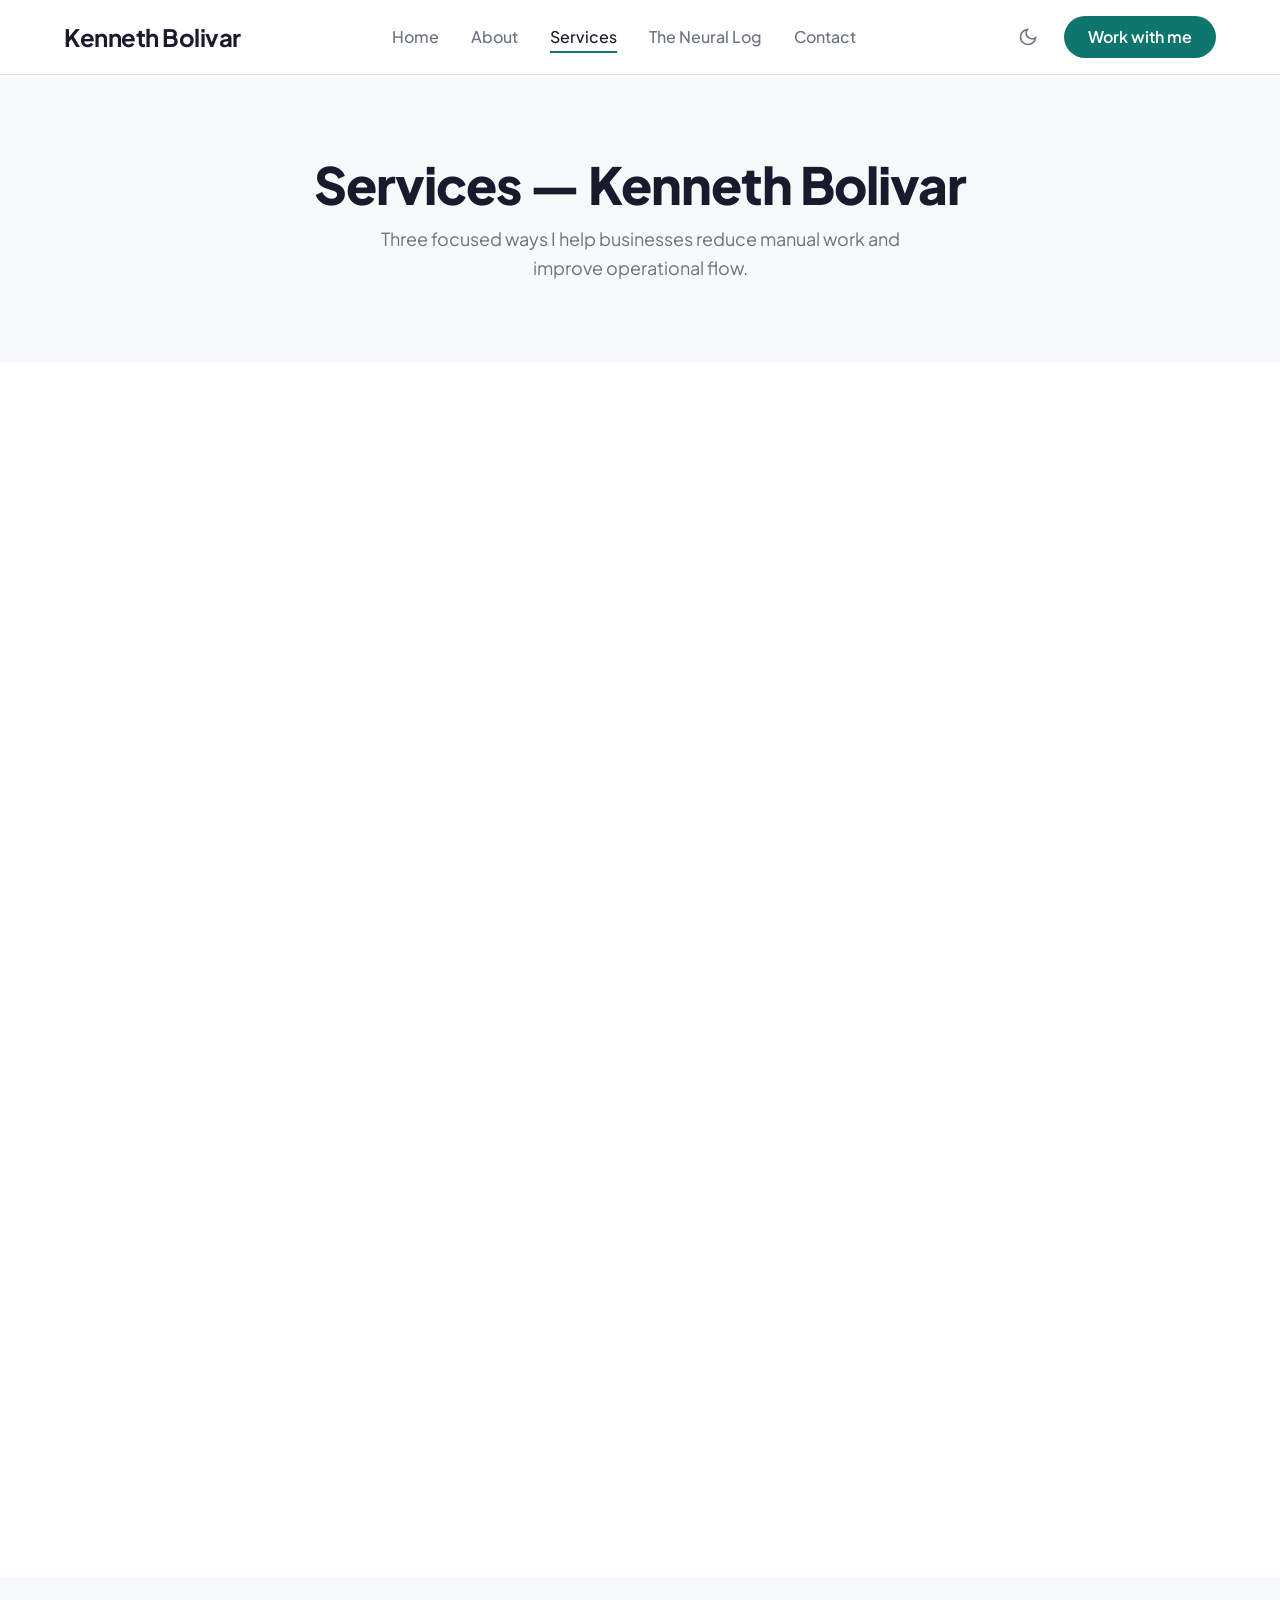
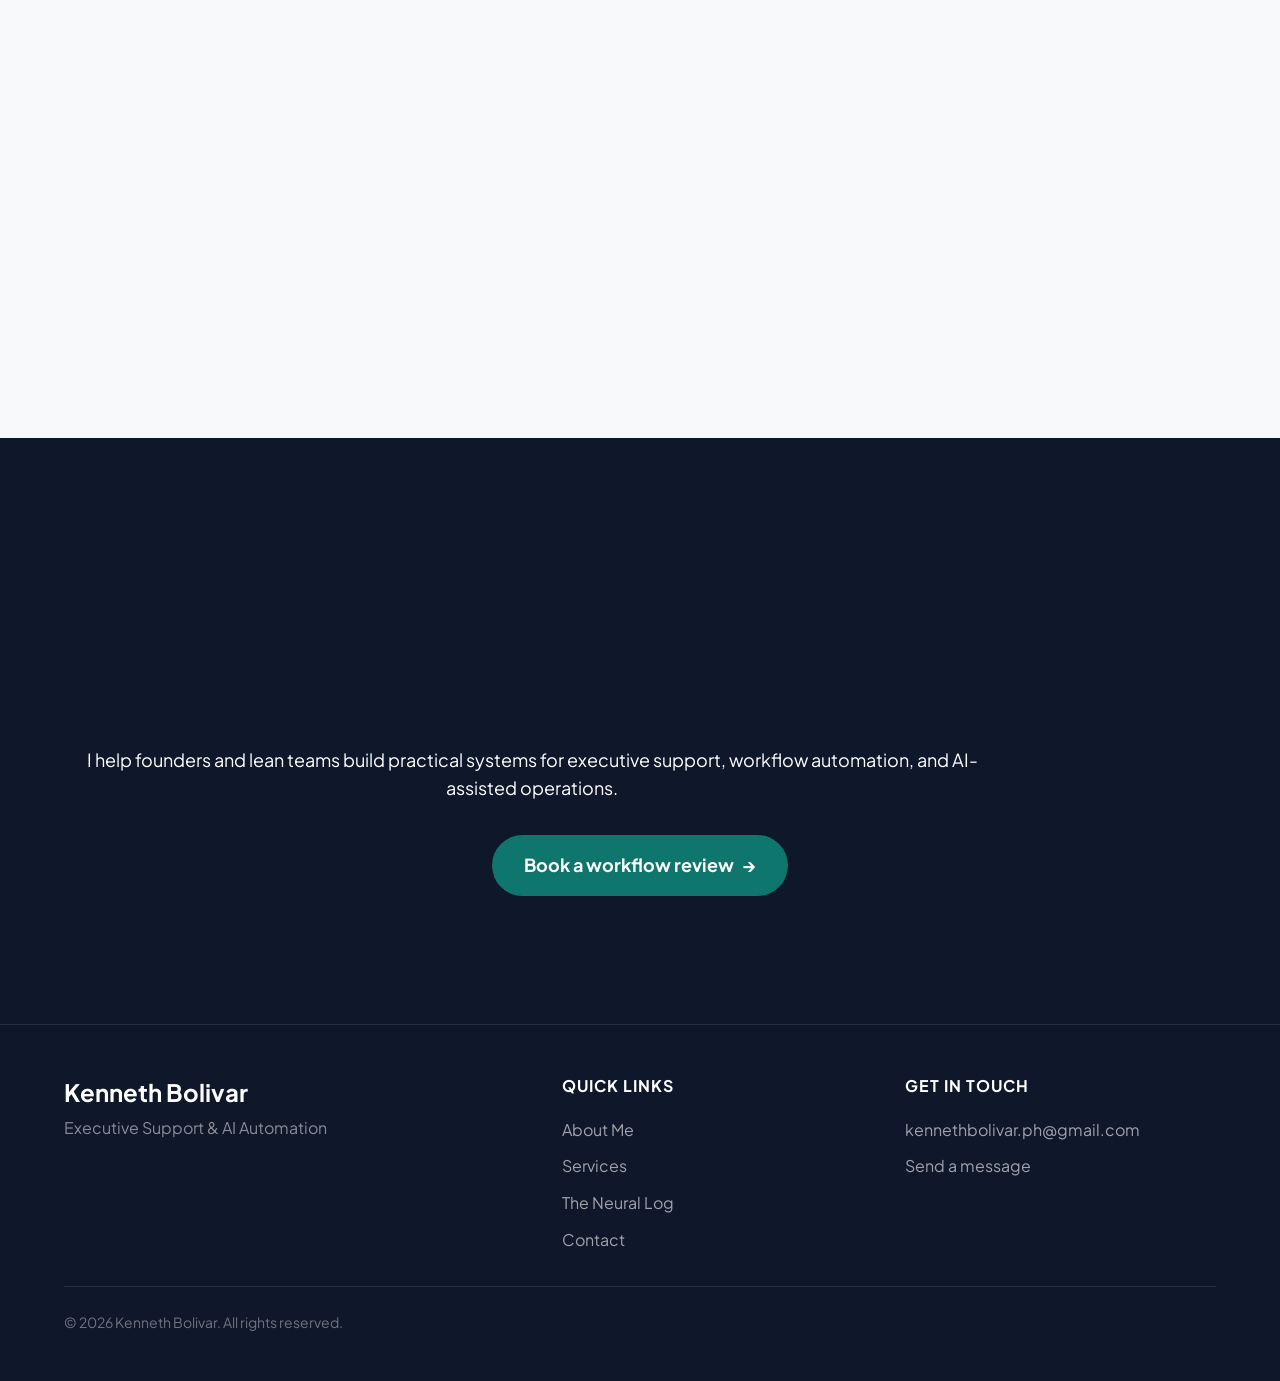
<file: services.html>
<!DOCTYPE html>
<html lang="en">
<head>
<!--
   ______                            __
  / ____/___  ____ ___  ____  __  __/ /____  _____
 / /   / __ \/ __ `__ \/ __ \/ / / / __/ _ \/ ___/
/ /___/ /_/ / / / / / / /_/ / /_/ / /_/  __/ /
\____/\____/_/ /_/ /_/ .___/\__,_/\__/\___/_/
                    /_/
-->
<meta charset="UTF-8">
<meta name="viewport" content="width=device-width, initial-scale=1.0">
<title>Services — Kenneth Bolivar</title>
<meta name="description" content="I build practical systems that help founders and lean teams stay organized, responsive, and efficient through executive support and AI automation.">

<link href="https://fonts.googleapis.com/css2?family=Plus+Jakarta+Sans:wght@300;400;500;600;700;800&display=swap" rel="stylesheet">
<link rel="stylesheet" href="./base.css">
<link rel="stylesheet" href="./style.css">
</head>
<body>

<!-- ===== NAVIGATION ===== -->
<nav class="nav" id="nav">
  <div class="nav__inner">
    <a href="./index.html" class="nav__logo">
      <span class="nav__logo-text">Kenneth Bolivar</span>
    </a>
    <ul class="nav__links">
      <li><a href="./index.html" class="nav__link">Home</a></li>
      <li><a href="./about.html" class="nav__link">About</a></li>
      <li><a href="./services.html" class="nav__link nav__link--active">Services</a></li>
      <li><a href="./blog.html" class="nav__link">The Neural Log</a></li>
      <li><a href="./contact.html" class="nav__link">Contact</a></li>
    </ul>
    <div class="nav__actions">
      <button class="theme-toggle" data-theme-toggle aria-label="Toggle dark mode">
        <svg width="20" height="20" viewBox="0 0 24 24" fill="none" stroke="currentColor" stroke-width="2"><path d="M21 12.79A9 9 0 1 1 11.21 3 7 7 0 0 0 21 12.79z"/></svg>
      </button>
      <a href="./contact.html" class="nav__cta">Work with me</a>
    </div>
    <button class="nav__hamburger" id="hamburger" aria-label="Open menu">
      <span></span><span></span><span></span>
    </button>
  </div>
</nav>

<div class="nav__mobile-menu" id="mobileMenu">
  <a href="./index.html" onclick="closeMobile()">Home</a>
  <a href="./about.html" onclick="closeMobile()">About</a>
  <a href="./services.html" onclick="closeMobile()">Services</a>
  <a href="./blog.html" onclick="closeMobile()">The Neural Log</a>
  <a href="./contact.html" onclick="closeMobile()">Contact</a>
  <a href="./contact.html" class="nav__cta" style="margin-top:1rem" onclick="closeMobile()">Work with me</a>
</div>

<!-- ===== PAGE HEADER ===== -->
<section class="page-header">
  <div class="container">
    <h1 class="page-header__heading">Services — Kenneth Bolivar</h1>
    <p class="page-header__subtext">Three focused ways I help businesses reduce manual work and improve operational flow.</p>
  </div>
</section>

<!-- ===== SERVICES DETAIL ===== -->
<section class="services-detail">
  <div class="container">
    <div class="services-detail__grid">

      <div class="service-detail-card fade-in">
        <div class="service-detail-card__icon">
          <svg width="28" height="28" viewBox="0 0 24 24" fill="none" stroke="currentColor" stroke-width="2" stroke-linecap="round" stroke-linejoin="round"><path d="M12 2L2 7l10 5 10-5-10-5z"/><path d="M2 17l10 5 10-5"/><path d="M2 12l10 5 10-5"/></svg>
        </div>
        <h3>1. Executive Support System</h3>
        <p>Inbox triage, calendar support, executive briefing, request routing, and organized follow-through built into one practical support system.</p>
        <ul class="service-detail-card__features">
          <li><strong>Smart Inbox</strong> — Emails are automatically sorted, prioritized, and replied to in your tone.</li>
          <li><strong>Calendar & Scheduling</strong> — Meetings are booked, rescheduled, and protected without endless back-and-forth.</li>
          <li><strong>One-Page Briefings</strong> — Before any meeting you get a simple summary with context and action items.</li>
          <li><strong>24/7 Telegram Front Desk</strong> — Clients message anytime. The system answers instantly and only escalates what needs you.</li>
          <li><strong>Instant Knowledge Access</strong> — Ask anything about your business and get answers pulled from your history.</li>
        </ul>
      </div>

      <div class="service-detail-card fade-in">
        <div class="service-detail-card__icon">
          <svg width="28" height="28" viewBox="0 0 24 24" fill="none" stroke="currentColor" stroke-width="2" stroke-linecap="round" stroke-linejoin="round"><rect x="2" y="3" width="20" height="14" rx="2"/><path d="M8 21h8M12 17v4"/></svg>
        </div>
        <h3>2. AI Workflow Automation</h3>
        <p>Automate repetitive tasks, approvals, routing, updates, and recurring operational work using tools like Make.com, Airtable, and Notion.</p>
        <ul class="service-detail-card__features">
          <li>Sales follow-ups that send themselves at the right time</li>
          <li>Order → inventory → supplier alerts that flow without you</li>
          <li>Team notifications, approvals, and reporting in the background</li>
          <li>Data that stays clean and synced across all your tools</li>
          <li>Finished system plus simple instructions for future tweaks</li>
        </ul>
      </div>

      <div class="service-detail-card fade-in">
        <div class="service-detail-card__icon">
          <svg width="28" height="28" viewBox="0 0 24 24" fill="none" stroke="currentColor" stroke-width="2" stroke-linecap="round" stroke-linejoin="round"><path d="M18 8A6 6 0 006 8c0 7-3 9-3 9h18s-3-2-3-9"/><path d="M13.73 21a2 2 0 01-3.46 0"/></svg>
        </div>
        <h3>3. Custom AI Assistant</h3>
        <p>Build AI assistants that can answer questions, retrieve business context, support requests, and help your team act faster using your own knowledge base.</p>
        <ul class="service-detail-card__features">
          <li>Analyzes job applications, proposals, or documents</li>
          <li>Turns rough ideas into polished content or emails</li>
          <li>Researches topics and gives ready-to-use summaries</li>
          <li>Insights and answers based on your own data</li>
          <li>Trained on your business, not generic ChatGPT</li>
        </ul>
      </div>

    </div>
  </div>
</section>

<!-- ===== PROCESS ===== -->
<section class="services-process">
  <div class="container">
    <h2 class="services-process__heading fade-in">How it works</h2>
    <div class="services-process__steps fade-in">
      <div class="process-step">
        <div class="process-step__number">1</div>
        <h3>You explain it once</h3>
        <p>Walk me through your process — what you do manually, where the bottleneck is, what tools you already use.</p>
      </div>
      <div class="process-step">
        <div class="process-step__number">2</div>
        <h3>I map &amp; prototype</h3>
        <p>I break your process into logic, design the automation architecture, and build a working prototype fast.</p>
      </div>
      <div class="process-step">
        <div class="process-step__number">3</div>
        <h3>Build &amp; test</h3>
        <p>Full implementation with error handling, fallback logic, and edge case coverage. I test it until it's solid.</p>
      </div>
      <div class="process-step">
        <div class="process-step__number">4</div>
        <h3>Ship &amp; document</h3>
        <p>You get a working system plus full documentation — architecture, onboarding guide, and a handoff you can follow.</p>
      </div>
    </div>
  </div>
</section>

<!-- ===== CTA ===== -->
<section class="cta">
  <div class="container">
    <h2 class="cta__heading fade-in">
      Need better support systems for your business?
    </h2>
    <p style="margin-bottom: 2rem;">I help founders and lean teams build practical systems for executive support, workflow automation, and AI-assisted operations.</p>
    <a href="./contact.html" class="cta__btn">
      Book a workflow review <span aria-hidden="true">→</span>
    </a>
  </div>
</section>

<!-- ===== FOOTER ===== -->
<footer class="footer">
  <div class="container">
    <div class="footer__grid">
      <div>
        <div class="footer__brand-name">Kenneth Bolivar</div>
        <div class="footer__brand-tagline">Executive Support &amp; AI Automation</div>
      </div>
      <div>
        <div class="footer__heading">Quick Links</div>
        <ul class="footer__links">
          <li><a href="./about.html">About Me</a></li>
          <li><a href="./services.html">Services</a></li>
          <li><a href="./blog.html">The Neural Log</a></li>
          <li><a href="./contact.html">Contact</a></li>
        </ul>
      </div>
      <div>
        <div class="footer__heading">Get In Touch</div>
        <ul class="footer__links">
          <li><a href="mailto:kennethbolivar.ph@gmail.com">kennethbolivar.ph@gmail.com</a></li>
          <li><a href="./contact.html">Send a message</a></li>
        </ul>
      </div>
    </div>
    <div class="footer__bottom">
      <span>&copy; 2026 Kenneth Bolivar. All rights reserved.</span>
    </div>
  </div>
</footer>

<script src="./app.js"></script>
</body>
</html>
</file>
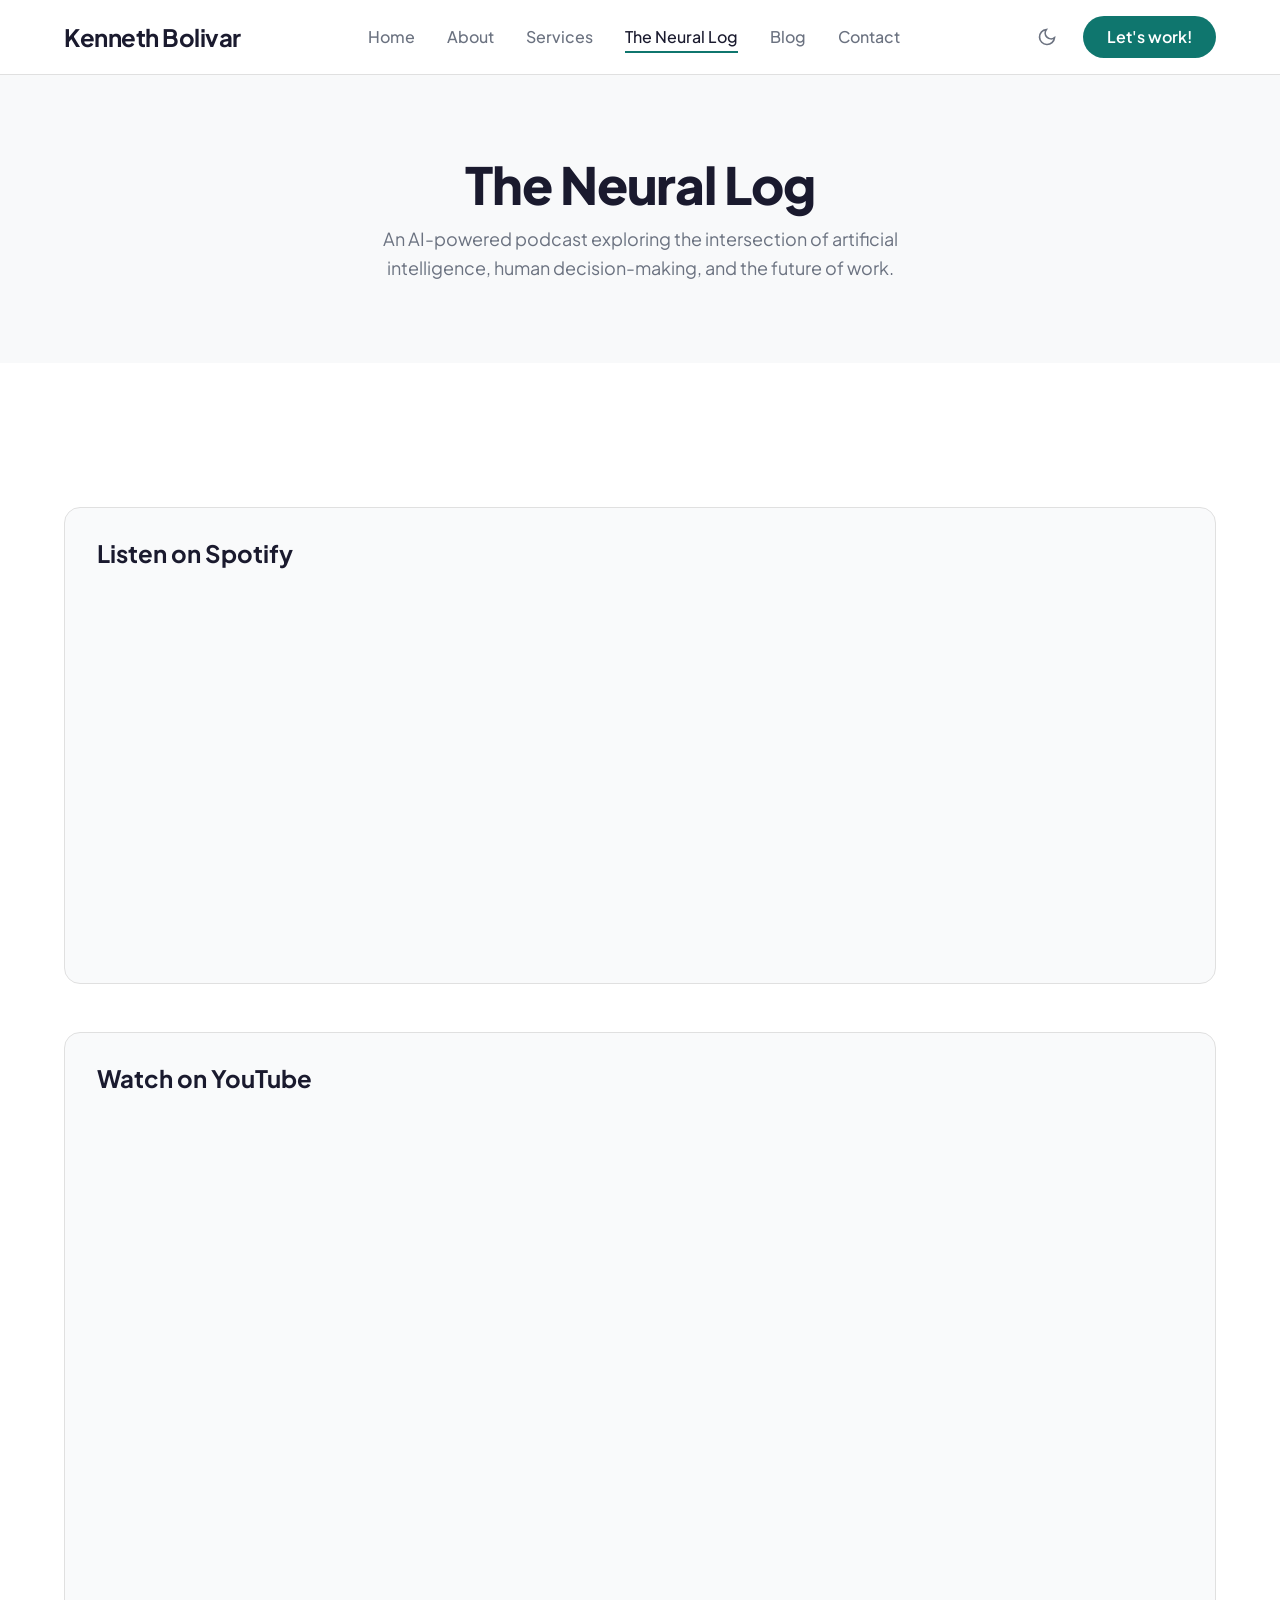
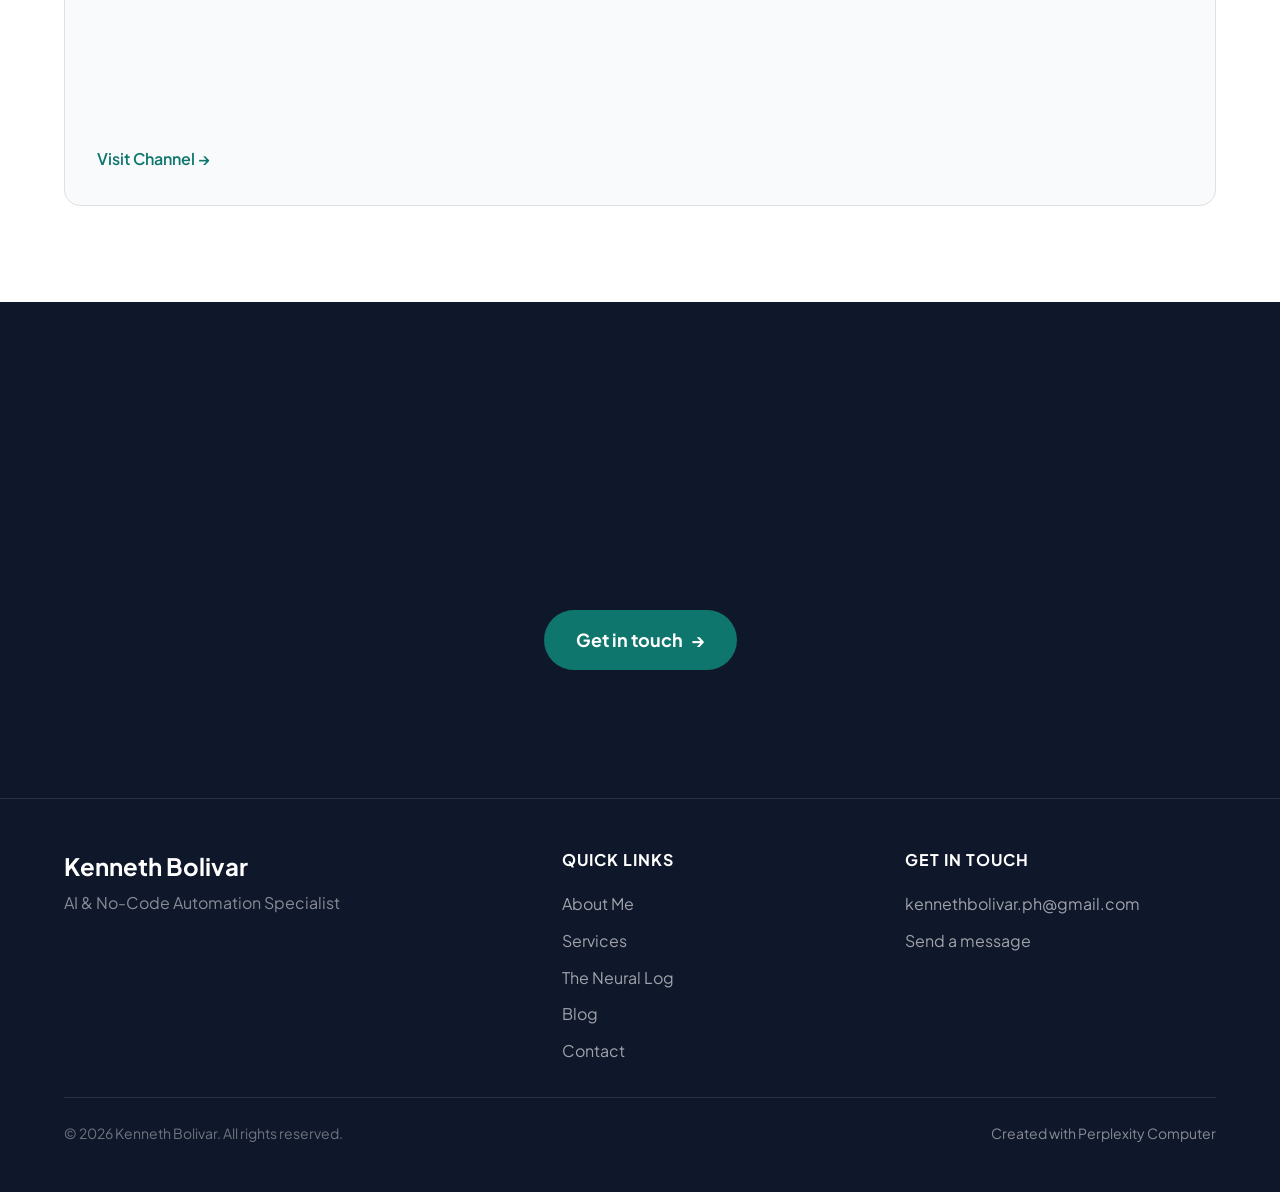
<file: the-neural-log.html>
<!DOCTYPE html>
<html lang="en">
<head>
<!--
   ______                            __
  / ____/___  ____ ___  ____  __  __/ /____  _____
 / /   / __ \/ __ `__ \/ __ \/ / / / __/ _ \/ ___/
/ /___/ /_/ / / / / / / /_/ / /_/ / /_/  __/ /
\____/\____/_/ /_/ /_/ .___/\__,_/\__/\___/_/
                    /_/
        Created with Perplexity Computer
        https://www.perplexity.ai/computer
-->
<meta name="generator" content="Perplexity Computer">
<meta name="author" content="Perplexity Computer">
<meta property="og:see_also" content="https://www.perplexity.ai/computer">
<link rel="author" href="https://www.perplexity.ai/computer">

<meta charset="UTF-8">
<meta name="viewport" content="width=device-width, initial-scale=1.0">
<title>The Neural Log — Kenneth Bolivar</title>
<meta name="description" content="The Neural Log: An AI-powered podcast exploring how AI is reshaping work, decision-making, and the future of operations.">

<link href="https://fonts.googleapis.com/css2?family=Plus+Jakarta+Sans:wght@300;400;500;600;700;800&display=swap" rel="stylesheet">
<link rel="stylesheet" href="./base.css">
<link rel="stylesheet" href="./style.css">
<style>
  .media-embeds {
    display: flex;
    flex-direction: column;
    gap: 3rem;
    margin-top: 3rem;
  }
  .embed-container {
    background: var(--color-bg-alt, #f9fafb);
    padding: 2rem;
    border-radius: 1rem;
    border: 1px solid var(--color-border, #e5e7eb);
  }
  .embed-container h2 {
    margin-bottom: 1.5rem;
    font-size: 1.5rem;
    font-weight: 700;
  }
  .video-wrapper {
    position: relative;
    padding-bottom: 56.25%; /* 16:9 */
    height: 0;
    overflow: hidden;
    border-radius: 0.5rem;
  }
  .video-wrapper iframe {
    position: absolute;
    top: 0;
    left: 0;
    width: 100%;
    height: 100%;
    border: 0;
  }
</style>
</head>
<body>

<!-- ===== NAVIGATION ===== -->
<nav class="nav" id="nav">
  <div class="nav__inner">
    <a href="./index.html" class="nav__logo">
      <span class="nav__logo-text">Kenneth Bolivar</span>
    </a>
    <ul class="nav__links">
      <li><a href="./index.html" class="nav__link">Home</a></li>
      <li><a href="./about.html" class="nav__link">About</a></li>
      <li><a href="./services.html" class="nav__link">Services</a></li>
      <li><a href="./the-neural-log.html" class="nav__link nav__link--active">The Neural Log</a></li>
      <li><a href="./blog.html" class="nav__link">Blog</a></li>
      <li><a href="./contact.html" class="nav__link">Contact</a></li>
    </ul>
    <div class="nav__actions">
      <button class="theme-toggle" data-theme-toggle aria-label="Toggle dark mode">
        <svg width="20" height="20" viewBox="0 0 24 24" fill="none" stroke="currentColor" stroke-width="2"><path d="M21 12.79A9 9 0 1 1 11.21 3 7 7 0 0 0 21 12.79z"/></svg>
      </button>
      <a href="./contact.html" class="nav__cta">Let's work!</a>
    </div>
    <button class="nav__hamburger" id="hamburger" aria-label="Open menu">
      <span></span><span></span><span></span>
    </button>
  </div>
</nav>

<div class="nav__mobile-menu" id="mobileMenu">
  <a href="./index.html" onclick="closeMobile()">Home</a>
  <a href="./about.html" onclick="closeMobile()">About</a>
  <a href="./services.html" onclick="closeMobile()">Services</a>
  <a href="./the-neural-log.html" onclick="closeMobile()">The Neural Log</a>
  <a href="./blog.html" onclick="closeMobile()">Blog</a>
  <a href="./contact.html" onclick="closeMobile()">Contact</a>
  <a href="./contact.html" class="nav__cta" style="margin-top:1rem" onclick="closeMobile()">Let's work!</a>
</div>

<!-- ===== PAGE HEADER ===== -->
<section class="page-header">
  <div class="container">
    <h1 class="page-header__heading">The Neural Log</h1>
    <p class="page-header__subtext">An AI-powered podcast exploring the intersection of artificial intelligence, human decision-making, and the future of work.</p>
  </div>
</section>

<!-- ===== CONTENT ===== -->
<section class="about-detail">
  <div class="container">
    <div class="media-embeds">
      
      <!-- Spotify Embed -->
      <div class="embed-container">
        <h2>Listen on Spotify</h2>
        <iframe style="border-radius:12px" src="https://open.spotify.com/embed/show/339lVwAdAKZqJ1s16rqa0K?utm_source=generator" width="100%" height="352" frameBorder="0" allowfullscreen="" allow="autoplay; clipboard-write; encrypted-media; fullscreen; picture-in-picture" loading="lazy"></iframe>
      </div>

      <!-- YouTube Embed -->
      <div class="embed-container">
        <h2>Watch on YouTube</h2>
        <div class="video-wrapper">
          <iframe src="https://www.youtube.com/embed/videoseries?list=PL_XJkIYdnPKhd5cJx" title="The Neural Log YouTube" allow="accelerometer; autoplay; clipboard-write; encrypted-media; gyroscope; picture-in-picture; web-share" allowfullscreen></iframe>
        </div>
        <p style="margin-top: 1rem;"><a href="https://youtube.com/@theneurallog?si=_XJkIYdnPKhd5cJx" target="_blank" rel="noopener noreferrer" class="about-intro__link">Visit Channel →</a></p>
      </div>

    </div>
  </div>
</section>

<!-- ===== CTA ===== -->
<section class="cta">
  <div class="container">
    <h2 class="cta__heading fade-in">
      Stay updated with<br>the latest episodes.
    </h2>
    <a href="./contact.html" class="cta__btn">
      Get in touch <span aria-hidden="true">→</span>
    </a>
  </div>
</section>

<!-- ===== FOOTER ===== -->
<footer class="footer">
  <div class="container">
    <div class="footer__grid">
      <div>
        <div class="footer__brand-name">Kenneth Bolivar</div>
        <div class="footer__brand-tagline">AI &amp; No-Code Automation Specialist</div>
      </div>
      <div>
        <div class="footer__heading">Quick Links</div>
        <ul class="footer__links">
          <li><a href="./about.html">About Me</a></li>
          <li><a href="./services.html">Services</a></li>
          <li><a href="./the-neural-log.html">The Neural Log</a></li>
          <li><a href="./blog.html">Blog</a></li>
          <li><a href="./contact.html">Contact</a></li>
        </ul>
      </div>
      <div>
        <div class="footer__heading">Get In Touch</div>
        <ul class="footer__links">
          <li><a href="mailto:kennethbolivar.ph@gmail.com">kennethbolivar.ph@gmail.com</a></li>
          <li><a href="./contact.html">Send a message</a></li>
        </ul>
      </div>
    </div>
    <div class="footer__bottom">
      <span>&copy; 2026 Kenneth Bolivar. All rights reserved.</span>
      <a href="https://www.perplexity.ai/computer" target="_blank" rel="noopener noreferrer">Created with Perplexity Computer</a>
    </div>
  </div>
</footer>

<script src="./app.js"></script>
</body>
</html>
</file>
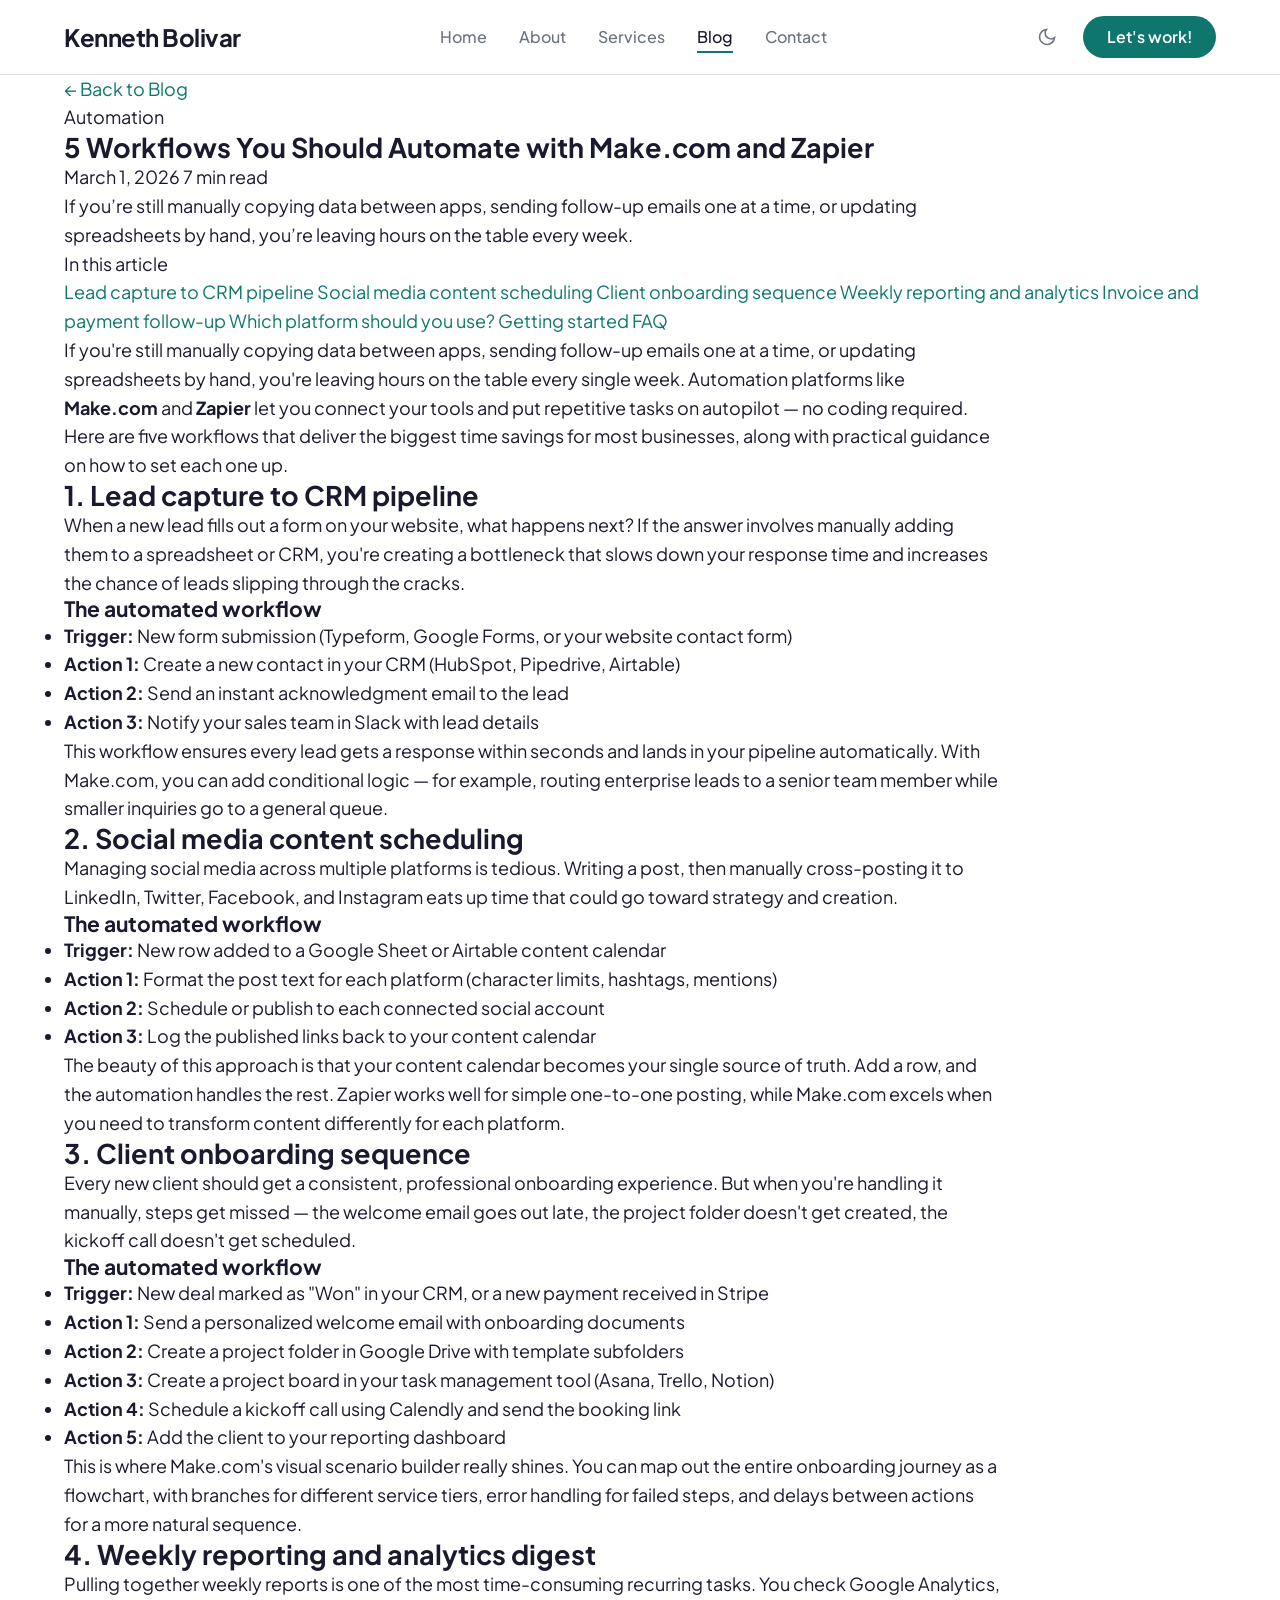
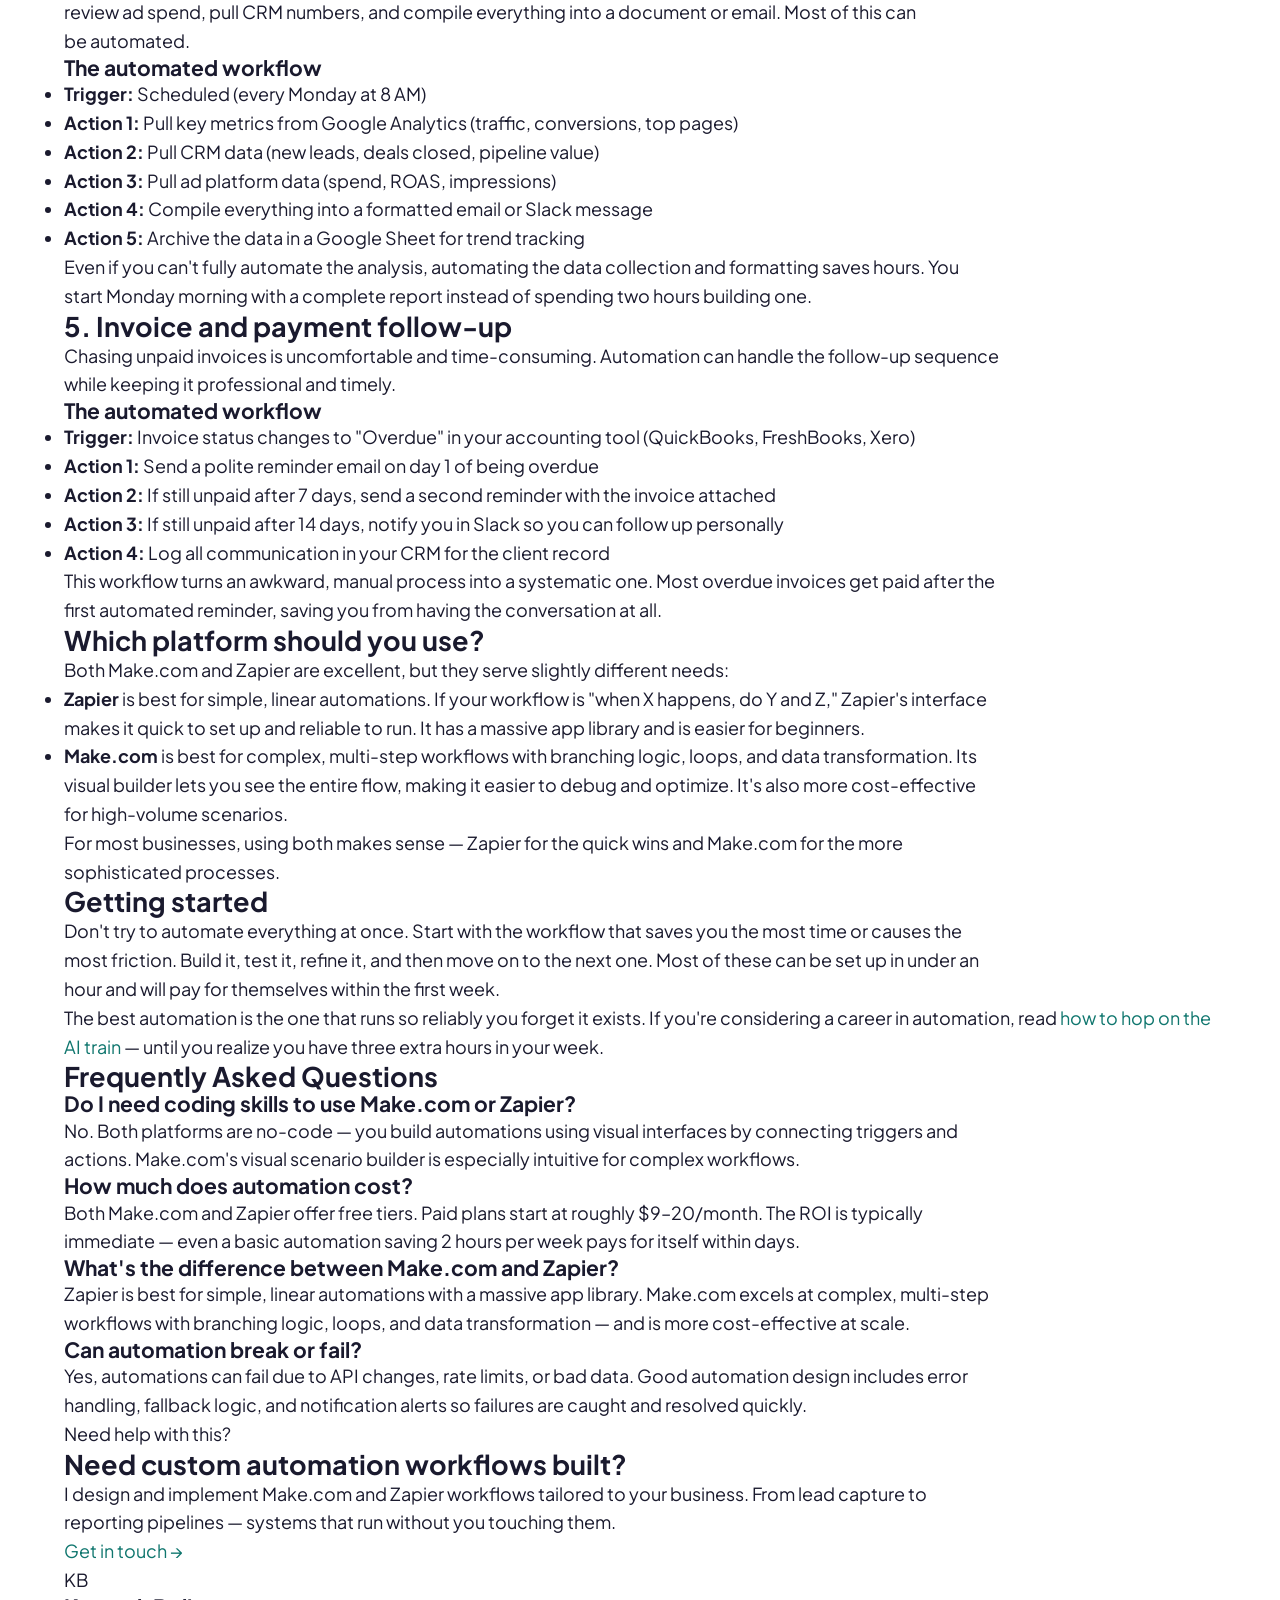
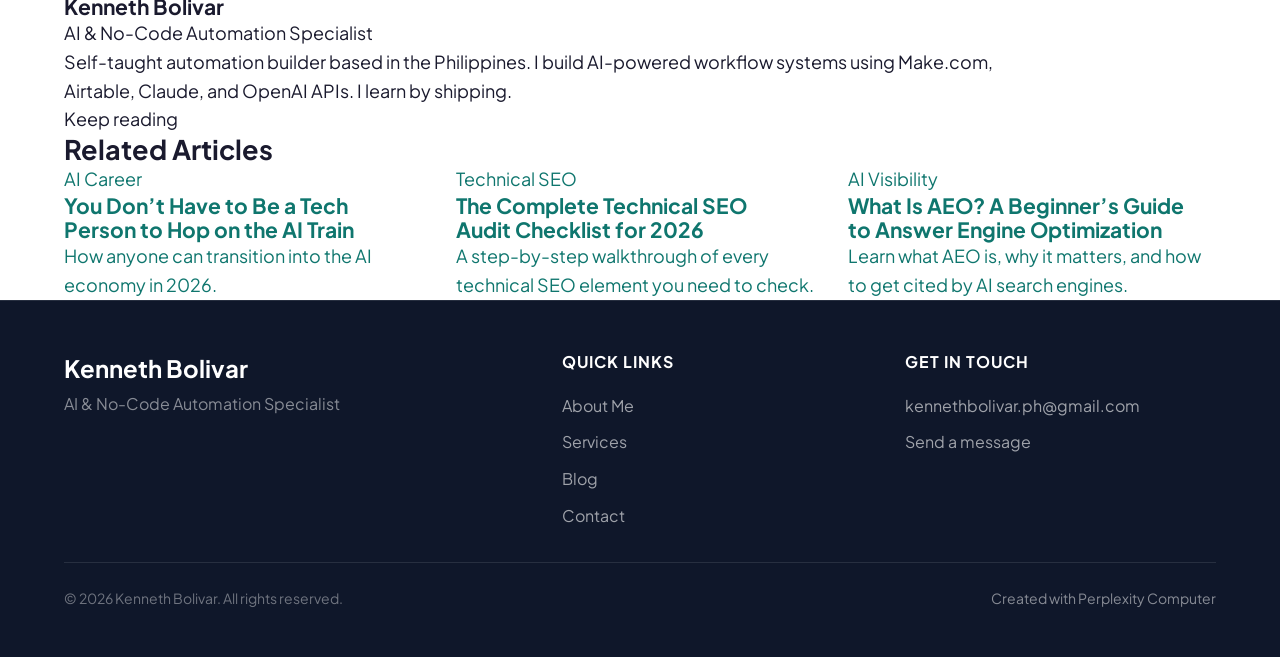
<file: blog/automate-business-with-make-zapier.html>
<!DOCTYPE html>
<html lang="en">
<head>
<!--
   ______                            __
  / ____/___  ____ ___  ____  __  __/ /____  _____
 / /   / __ \/ __ `__ \/ __ \/ / / / __/ _ \/ ___/
/ /___/ /_/ / / / / / / /_/ / /_/ / /_/  __/ /
\____/\____/_/ /_/ /_/ .___/\__,_/\__/\___/_/
                    /_/
        Created with Perplexity Computer
        https://www.perplexity.ai/computer
-->
<meta name="generator" content="Perplexity Computer">
<meta name="author" content="Perplexity Computer">
<meta property="og:see_also" content="https://www.perplexity.ai/computer">
<link rel="author" href="https://www.perplexity.ai/computer">

<meta charset="UTF-8">
<meta name="viewport" content="width=device-width, initial-scale=1.0">
<title>5 Workflows You Should Automate with Make.com and Zapier — Kenneth Bolivar</title>
<meta name="description" content="Stop doing repetitive tasks manually. Here are five high-impact workflows you can automate today with Make.com and Zapier to save hours every week.">

<link href="https://fonts.googleapis.com/css2?family=Plus+Jakarta+Sans:wght@300;400;500;600;700;800&display=swap" rel="stylesheet">
<link rel="stylesheet" href="../base.css">
<link rel="stylesheet" href="../style.css">
<script type="application/ld+json">
{
  "@context": "https://schema.org",
  "@type": "Article",
  "headline": "5 Workflows You Should Automate with Make.com and Zapier",
  "author": {
    "@type": "Person",
    "name": "Kenneth Bolivar",
    "url": "https://kennethbolivar.cv"
  },
  "datePublished": "2026-03-01",
  "dateModified": "2026-03-01",
  "publisher": {
    "@type": "Person",
    "name": "Kenneth Bolivar",
    "url": "https://kennethbolivar.cv"
  },
  "mainEntityOfPage": "https://kennethbolivar.cv/blog/automate-business-with-make-zapier.html"
}
</script>
<script type="application/ld+json">
{
  "@context": "https://schema.org",
  "@type": "FAQPage",
  "mainEntity": [
    {
      "@type": "Question",
      "name": "Do I need coding skills to use Make.com or Zapier?",
      "acceptedAnswer": {
        "@type": "Answer",
        "text": "No. Both platforms are no-code — you build automations using visual interfaces by connecting triggers and actions."
      }
    },
    {
      "@type": "Question",
      "name": "How much does automation cost?",
      "acceptedAnswer": {
        "@type": "Answer",
        "text": "Both Make.com and Zapier offer free tiers. Paid plans start at roughly $9–20/month. The ROI is typically immediate."
      }
    },
    {
      "@type": "Question",
      "name": "What's the difference between Make.com and Zapier?",
      "acceptedAnswer": {
        "@type": "Answer",
        "text": "Zapier is best for simple, linear automations. Make.com excels at complex, multi-step workflows with branching logic and data transformation."
      }
    },
    {
      "@type": "Question",
      "name": "Can automation break or fail?",
      "acceptedAnswer": {
        "@type": "Answer",
        "text": "Yes. Good automation design includes error handling, fallback logic, and notification alerts so failures are caught and resolved quickly."
      }
    }
  ]
}
</script>
</head>
<body>

<nav class="nav" id="nav">
  <div class="nav__inner">
    <a href="../index.html" class="nav__logo">
      <span class="nav__logo-text">Kenneth Bolivar</span>
    </a>
    <ul class="nav__links">
      <li><a href="../index.html" class="nav__link">Home</a></li>
      <li><a href="../about.html" class="nav__link">About</a></li>
      <li><a href="../services.html" class="nav__link">Services</a></li>
      <li><a href="../blog.html" class="nav__link nav__link--active">Blog</a></li>
      <li><a href="../contact.html" class="nav__link">Contact</a></li>
    </ul>
    <div class="nav__actions">
      <button class="theme-toggle" data-theme-toggle aria-label="Toggle dark mode">
        <svg width="20" height="20" viewBox="0 0 24 24" fill="none" stroke="currentColor" stroke-width="2"><path d="M21 12.79A9 9 0 1 1 11.21 3 7 7 0 0 0 21 12.79z"/></svg>
      </button>
      <a href="../contact.html" class="nav__cta">Let's work!</a>
    </div>
    <button class="nav__hamburger" id="hamburger" aria-label="Open menu">
      <span></span><span></span><span></span>
    </button>
  </div>
</nav>

<div class="nav__mobile-menu" id="mobileMenu">
  <a href="../index.html" onclick="closeMobile()">Home</a>
  <a href="../about.html" onclick="closeMobile()">About</a>
  <a href="../services.html" onclick="closeMobile()">Services</a>
  <a href="../blog.html" onclick="closeMobile()">Blog</a>
  <a href="../contact.html" onclick="closeMobile()">Contact</a>
  <a href="../contact.html" class="nav__cta" style="margin-top:1rem" onclick="closeMobile()">Let's work!</a>
</div>

<main class="post-page">
  <section class="post-hero">
    <div class="container post-shell">
      <a href="../blog.html" class="back-link">← Back to Blog</a>

      <div class="post-hero-inner">
        <p class="post-category">Automation</p>
        <h1 class="post-title">5 Workflows You Should Automate with Make.com and Zapier</h1>

        <div class="post-meta">
          <span>March 1, 2026</span>
          <span>7 min read</span>
        </div>

        <p class="post-intro">
          If you’re still manually copying data between apps, sending follow-up emails one at a time, or updating spreadsheets by hand, you’re leaving hours on the table every week.
        </p>
      </div>
    </div>
  </section>

  <section class="post-layout-section">
    <div class="container post-shell post-layout">
      <aside class="post-sidebar">
        <div class="toc-card">
          <p class="toc-title">In this article</p>
          <nav class="toc-nav">
            <a href="#lead-capture">Lead capture to CRM pipeline</a>
            <a href="#social-media">Social media content scheduling</a>
            <a href="#client-onboarding">Client onboarding sequence</a>
            <a href="#weekly-reporting">Weekly reporting and analytics</a>
            <a href="#invoice-followup">Invoice and payment follow-up</a>
            <a href="#which-platform">Which platform should you use?</a>
            <a href="#getting-started">Getting started</a>
            <a href="#faq">FAQ</a>
          </nav>
        </div>
      </aside>

      <article class="post-article">
<p>If you're still manually copying data between apps, sending follow-up emails one at a time, or updating spreadsheets by hand, you're leaving hours on the table every single week. Automation platforms like <strong>Make.com</strong> and <strong>Zapier</strong> let you connect your tools and put repetitive tasks on autopilot — no coding required.</p>

      <p>Here are five workflows that deliver the biggest time savings for most businesses, along with practical guidance on how to set each one up.</p>

      <h2 id="lead-capture">1. Lead capture to CRM pipeline</h2>

      <p>When a new lead fills out a form on your website, what happens next? If the answer involves manually adding them to a spreadsheet or CRM, you're creating a bottleneck that slows down your response time and increases the chance of leads slipping through the cracks.</p>

      <h3>The automated workflow</h3>
      <ul>
        <li><strong>Trigger:</strong> New form submission (Typeform, Google Forms, or your website contact form)</li>
        <li><strong>Action 1:</strong> Create a new contact in your CRM (HubSpot, Pipedrive, Airtable)</li>
        <li><strong>Action 2:</strong> Send an instant acknowledgment email to the lead</li>
        <li><strong>Action 3:</strong> Notify your sales team in Slack with lead details</li>
      </ul>

      <p>This workflow ensures every lead gets a response within seconds and lands in your pipeline automatically. With Make.com, you can add conditional logic — for example, routing enterprise leads to a senior team member while smaller inquiries go to a general queue.</p>

      <h2 id="social-media">2. Social media content scheduling</h2>

      <p>Managing social media across multiple platforms is tedious. Writing a post, then manually cross-posting it to LinkedIn, Twitter, Facebook, and Instagram eats up time that could go toward strategy and creation.</p>

      <h3>The automated workflow</h3>
      <ul>
        <li><strong>Trigger:</strong> New row added to a Google Sheet or Airtable content calendar</li>
        <li><strong>Action 1:</strong> Format the post text for each platform (character limits, hashtags, mentions)</li>
        <li><strong>Action 2:</strong> Schedule or publish to each connected social account</li>
        <li><strong>Action 3:</strong> Log the published links back to your content calendar</li>
      </ul>

      <p>The beauty of this approach is that your content calendar becomes your single source of truth. Add a row, and the automation handles the rest. Zapier works well for simple one-to-one posting, while Make.com excels when you need to transform content differently for each platform.</p>

      <h2 id="client-onboarding">3. Client onboarding sequence</h2>

      <p>Every new client should get a consistent, professional onboarding experience. But when you're handling it manually, steps get missed — the welcome email goes out late, the project folder doesn't get created, the kickoff call doesn't get scheduled.</p>

      <h3>The automated workflow</h3>
      <ul>
        <li><strong>Trigger:</strong> New deal marked as "Won" in your CRM, or a new payment received in Stripe</li>
        <li><strong>Action 1:</strong> Send a personalized welcome email with onboarding documents</li>
        <li><strong>Action 2:</strong> Create a project folder in Google Drive with template subfolders</li>
        <li><strong>Action 3:</strong> Create a project board in your task management tool (Asana, Trello, Notion)</li>
        <li><strong>Action 4:</strong> Schedule a kickoff call using Calendly and send the booking link</li>
        <li><strong>Action 5:</strong> Add the client to your reporting dashboard</li>
      </ul>

      <p>This is where Make.com's visual scenario builder really shines. You can map out the entire onboarding journey as a flowchart, with branches for different service tiers, error handling for failed steps, and delays between actions for a more natural sequence.</p>

      <h2 id="weekly-reporting">4. Weekly reporting and analytics digest</h2>

      <p>Pulling together weekly reports is one of the most time-consuming recurring tasks. You check Google Analytics, review ad spend, pull CRM numbers, and compile everything into a document or email. Most of this can be automated.</p>

      <h3>The automated workflow</h3>
      <ul>
        <li><strong>Trigger:</strong> Scheduled (every Monday at 8 AM)</li>
        <li><strong>Action 1:</strong> Pull key metrics from Google Analytics (traffic, conversions, top pages)</li>
        <li><strong>Action 2:</strong> Pull CRM data (new leads, deals closed, pipeline value)</li>
        <li><strong>Action 3:</strong> Pull ad platform data (spend, ROAS, impressions)</li>
        <li><strong>Action 4:</strong> Compile everything into a formatted email or Slack message</li>
        <li><strong>Action 5:</strong> Archive the data in a Google Sheet for trend tracking</li>
      </ul>

      <p>Even if you can't fully automate the analysis, automating the data collection and formatting saves hours. You start Monday morning with a complete report instead of spending two hours building one.</p>

      <h2 id="invoice-followup">5. Invoice and payment follow-up</h2>

      <p>Chasing unpaid invoices is uncomfortable and time-consuming. Automation can handle the follow-up sequence while keeping it professional and timely.</p>

      <h3>The automated workflow</h3>
      <ul>
        <li><strong>Trigger:</strong> Invoice status changes to "Overdue" in your accounting tool (QuickBooks, FreshBooks, Xero)</li>
        <li><strong>Action 1:</strong> Send a polite reminder email on day 1 of being overdue</li>
        <li><strong>Action 2:</strong> If still unpaid after 7 days, send a second reminder with the invoice attached</li>
        <li><strong>Action 3:</strong> If still unpaid after 14 days, notify you in Slack so you can follow up personally</li>
        <li><strong>Action 4:</strong> Log all communication in your CRM for the client record</li>
      </ul>

      <p>This workflow turns an awkward, manual process into a systematic one. Most overdue invoices get paid after the first automated reminder, saving you from having the conversation at all.</p>

      <h2 id="which-platform">Which platform should you use?</h2>

      <p>Both Make.com and Zapier are excellent, but they serve slightly different needs:</p>

      <ul>
        <li><strong>Zapier</strong> is best for simple, linear automations. If your workflow is "when X happens, do Y and Z," Zapier's interface makes it quick to set up and reliable to run. It has a massive app library and is easier for beginners.</li>
        <li><strong>Make.com</strong> is best for complex, multi-step workflows with branching logic, loops, and data transformation. Its visual builder lets you see the entire flow, making it easier to debug and optimize. It's also more cost-effective for high-volume scenarios.</li>
      </ul>

      <p>For most businesses, using both makes sense — Zapier for the quick wins and Make.com for the more sophisticated processes.</p>

      <h2 id="getting-started">Getting started</h2>

      <p>Don't try to automate everything at once. Start with the workflow that saves you the most time or causes the most friction. Build it, test it, refine it, and then move on to the next one. Most of these can be set up in under an hour and will pay for themselves within the first week.</p>

      <blockquote>The best automation is the one that runs so reliably you forget it exists. If you're considering a career in automation, read <a href="hop-on-the-ai-train.html">how to hop on the AI train</a> — until you realize you have three extra hours in your week.</blockquote>

        <h2 id="faq">Frequently Asked Questions</h2>

        <div class="faq-list">
          <div class="faq-item">
            <h3>Do I need coding skills to use Make.com or Zapier?</h3>
            <p>No. Both platforms are no-code — you build automations using visual interfaces by connecting triggers and actions. Make.com's visual scenario builder is especially intuitive for complex workflows.</p>
          </div>
          <div class="faq-item">
            <h3>How much does automation cost?</h3>
            <p>Both Make.com and Zapier offer free tiers. Paid plans start at roughly $9–20/month. The ROI is typically immediate — even a basic automation saving 2 hours per week pays for itself within days.</p>
          </div>
          <div class="faq-item">
            <h3>What's the difference between Make.com and Zapier?</h3>
            <p>Zapier is best for simple, linear automations with a massive app library. Make.com excels at complex, multi-step workflows with branching logic, loops, and data transformation — and is more cost-effective at scale.</p>
          </div>
          <div class="faq-item">
            <h3>Can automation break or fail?</h3>
            <p>Yes, automations can fail due to API changes, rate limits, or bad data. Good automation design includes error handling, fallback logic, and notification alerts so failures are caught and resolved quickly.</p>
          </div>
        </div>

        <div class="post-cta">
          <p class="section-kicker">Need help with this?</p>
          <h2>Need custom automation workflows built?</h2>
          <p>
            I design and implement Make.com and Zapier workflows tailored to your business. From lead capture to reporting pipelines — systems that run without you touching them.
          </p>
          <a href="../contact.html" class="primary-btn">Get in touch →</a>
        </div>

        <div class="author-box">
          <div class="author-avatar">KB</div>
          <div class="author-copy">
            <h3>Kenneth Bolivar</h3>
            <p class="author-role">AI &amp; No-Code Automation Specialist</p>
            <p>
              Self-taught automation builder based in the Philippines. I build AI-powered workflow systems using
              Make.com, Airtable, Claude, and OpenAI APIs. I learn by shipping.
            </p>
          </div>
        </div>
      </article>
    </div>
  </section>

  <section class="related-posts">
    <div class="container post-shell">
      <div class="section-heading">
        <p class="section-kicker">Keep reading</p>
        <h2>Related Articles</h2>
      </div>

      <div class="blog-grid">
        <article class="blog-card">
          <a href="hop-on-the-ai-train.html" class="blog-card-link">
            <div class="blog-card-body">
              <p class="post-category">AI Career</p>
              <h3>You Don’t Have to Be a Tech Person to Hop on the AI Train</h3>
              <p class="post-excerpt">How anyone can transition into the AI economy in 2026.</p>
            </div>
          </a>
        </article>
        <article class="blog-card">
          <a href="technical-seo-audit-checklist.html" class="blog-card-link">
            <div class="blog-card-body">
              <p class="post-category">Technical SEO</p>
              <h3>The Complete Technical SEO Audit Checklist for 2026</h3>
              <p class="post-excerpt">A step-by-step walkthrough of every technical SEO element you need to check.</p>
            </div>
          </a>
        </article>
        <article class="blog-card">
          <a href="what-is-aeo-answer-engine-optimization.html" class="blog-card-link">
            <div class="blog-card-body">
              <p class="post-category">AI Visibility</p>
              <h3>What Is AEO? A Beginner’s Guide to Answer Engine Optimization</h3>
              <p class="post-excerpt">Learn what AEO is, why it matters, and how to get cited by AI search engines.</p>
            </div>
          </a>
        </article>
      </div>
    </div>
  </section>
</main>

<footer class="footer">
  <div class="container">
    <div class="footer__grid">
      <div>
        <div class="footer__brand-name">Kenneth Bolivar</div>
        <div class="footer__brand-tagline">AI &amp; No-Code Automation Specialist</div>
      </div>
      <div>
        <div class="footer__heading">Quick Links</div>
        <ul class="footer__links">
          <li><a href="../about.html">About Me</a></li>
          <li><a href="../services.html">Services</a></li>
          <li><a href="../blog.html">Blog</a></li>
          <li><a href="../contact.html">Contact</a></li>
        </ul>
      </div>
      <div>
        <div class="footer__heading">Get In Touch</div>
        <ul class="footer__links">
          <li><a href="mailto:kennethbolivar.ph@gmail.com">kennethbolivar.ph@gmail.com</a></li>
          <li><a href="../contact.html">Send a message</a></li>
        </ul>
      </div>
    </div>
    <div class="footer__bottom">
      <span>&copy; 2026 Kenneth Bolivar. All rights reserved.</span>
      <a href="https://www.perplexity.ai/computer" target="_blank" rel="noopener noreferrer">Created with Perplexity Computer</a>
    </div>
  </div>
</footer>

<script src="../app.js"></script>
</body>
</html>
</file>
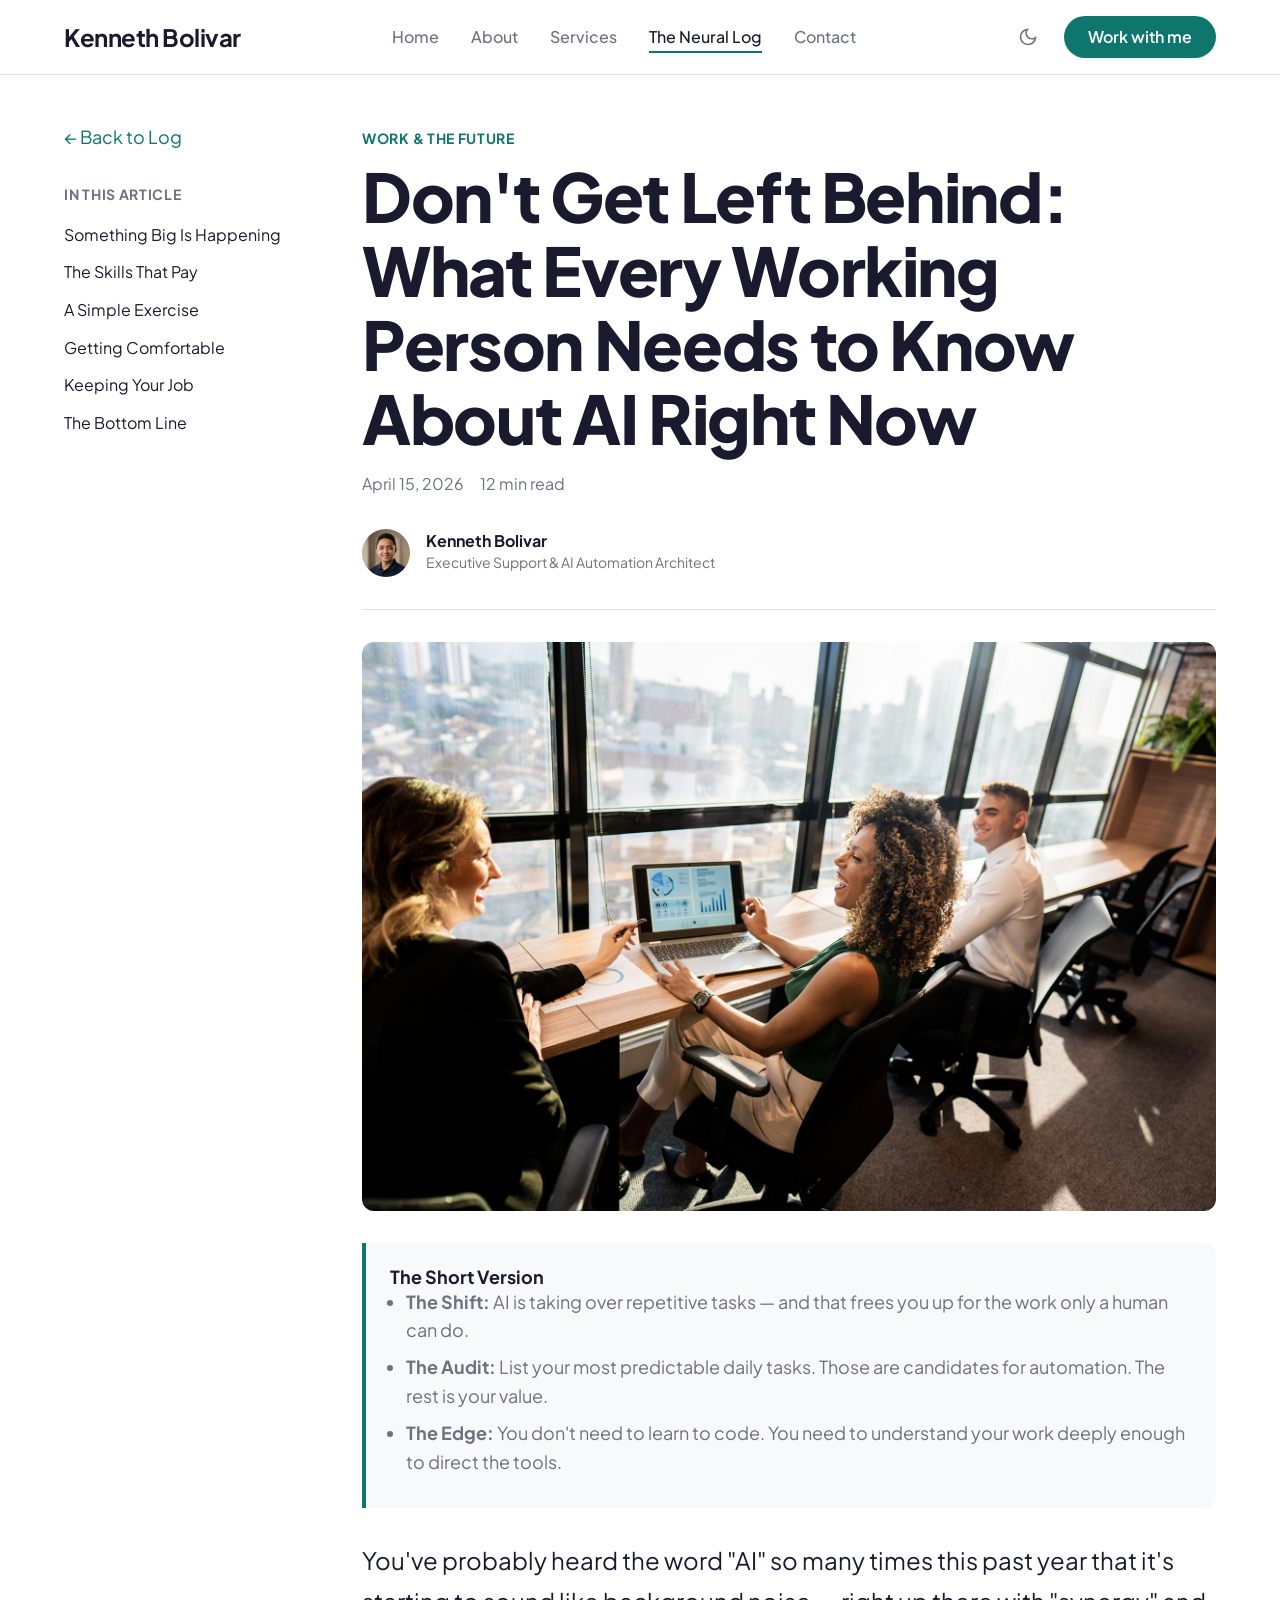
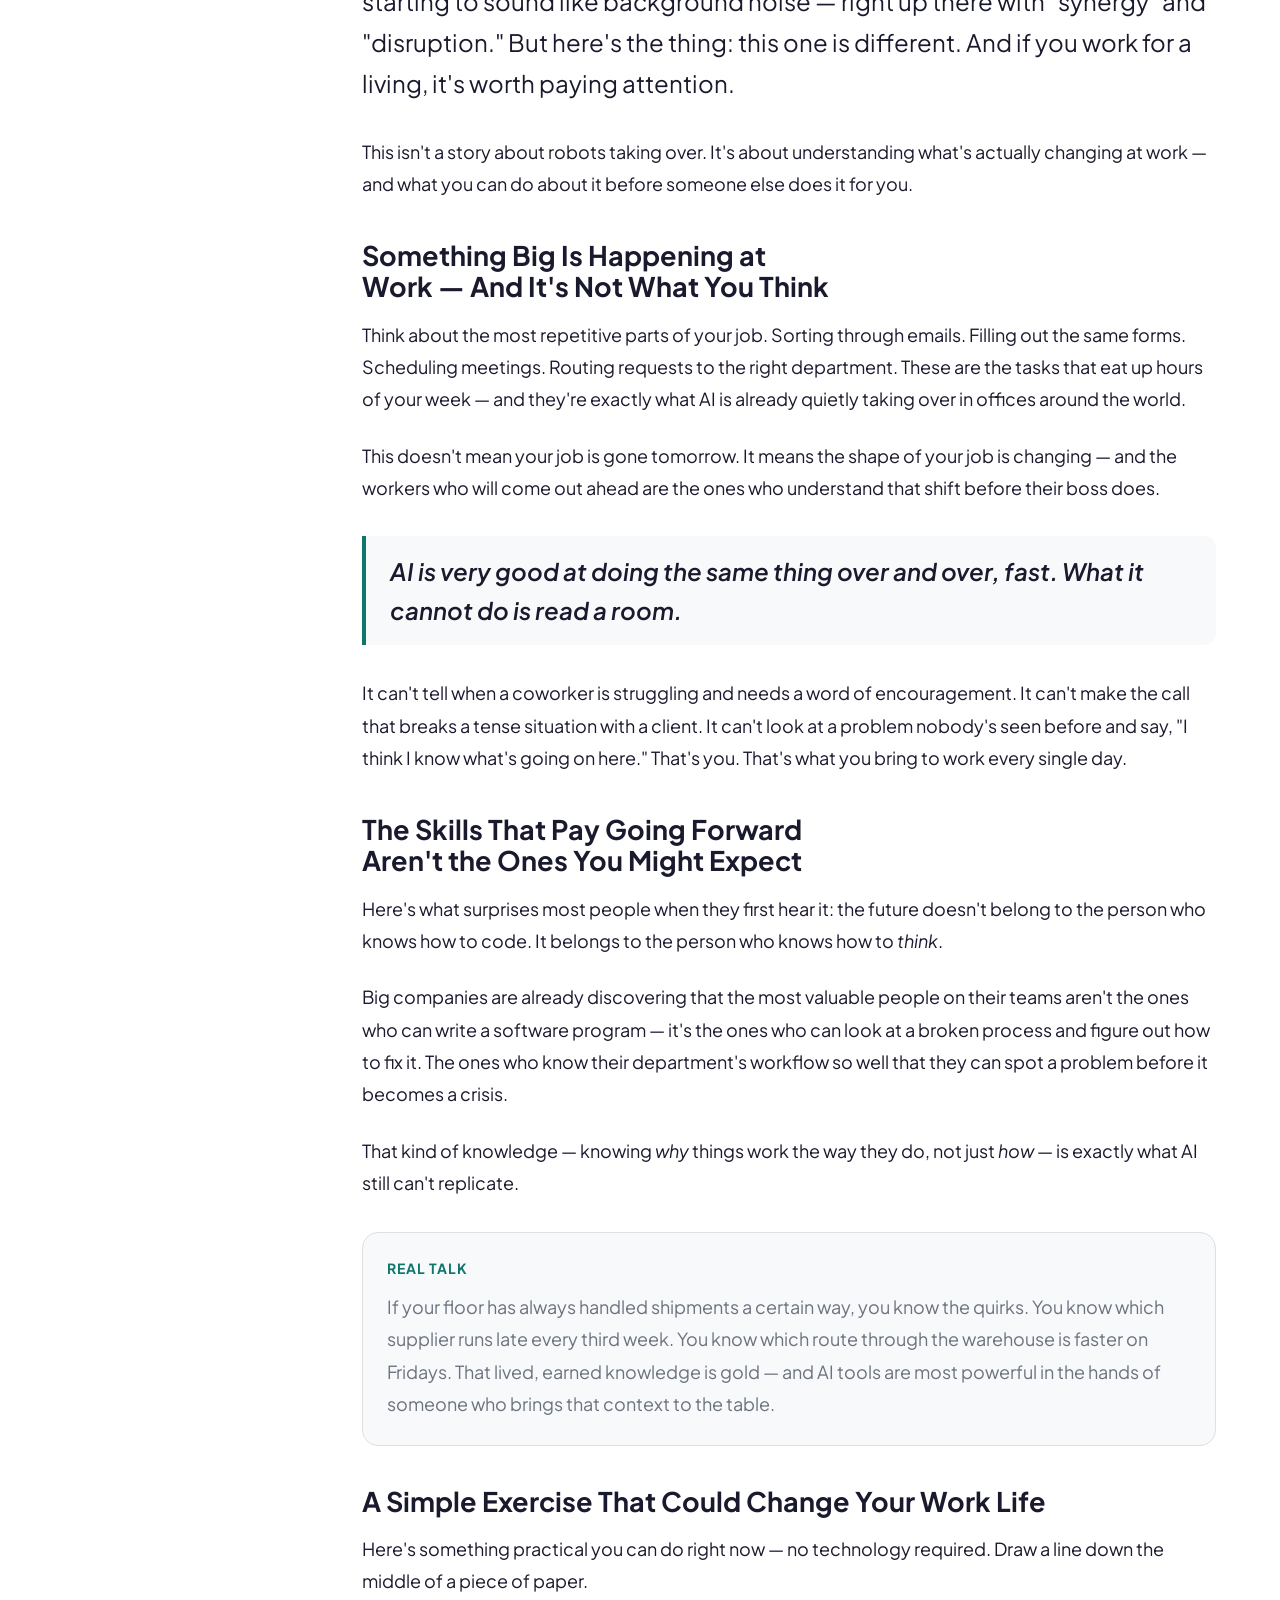
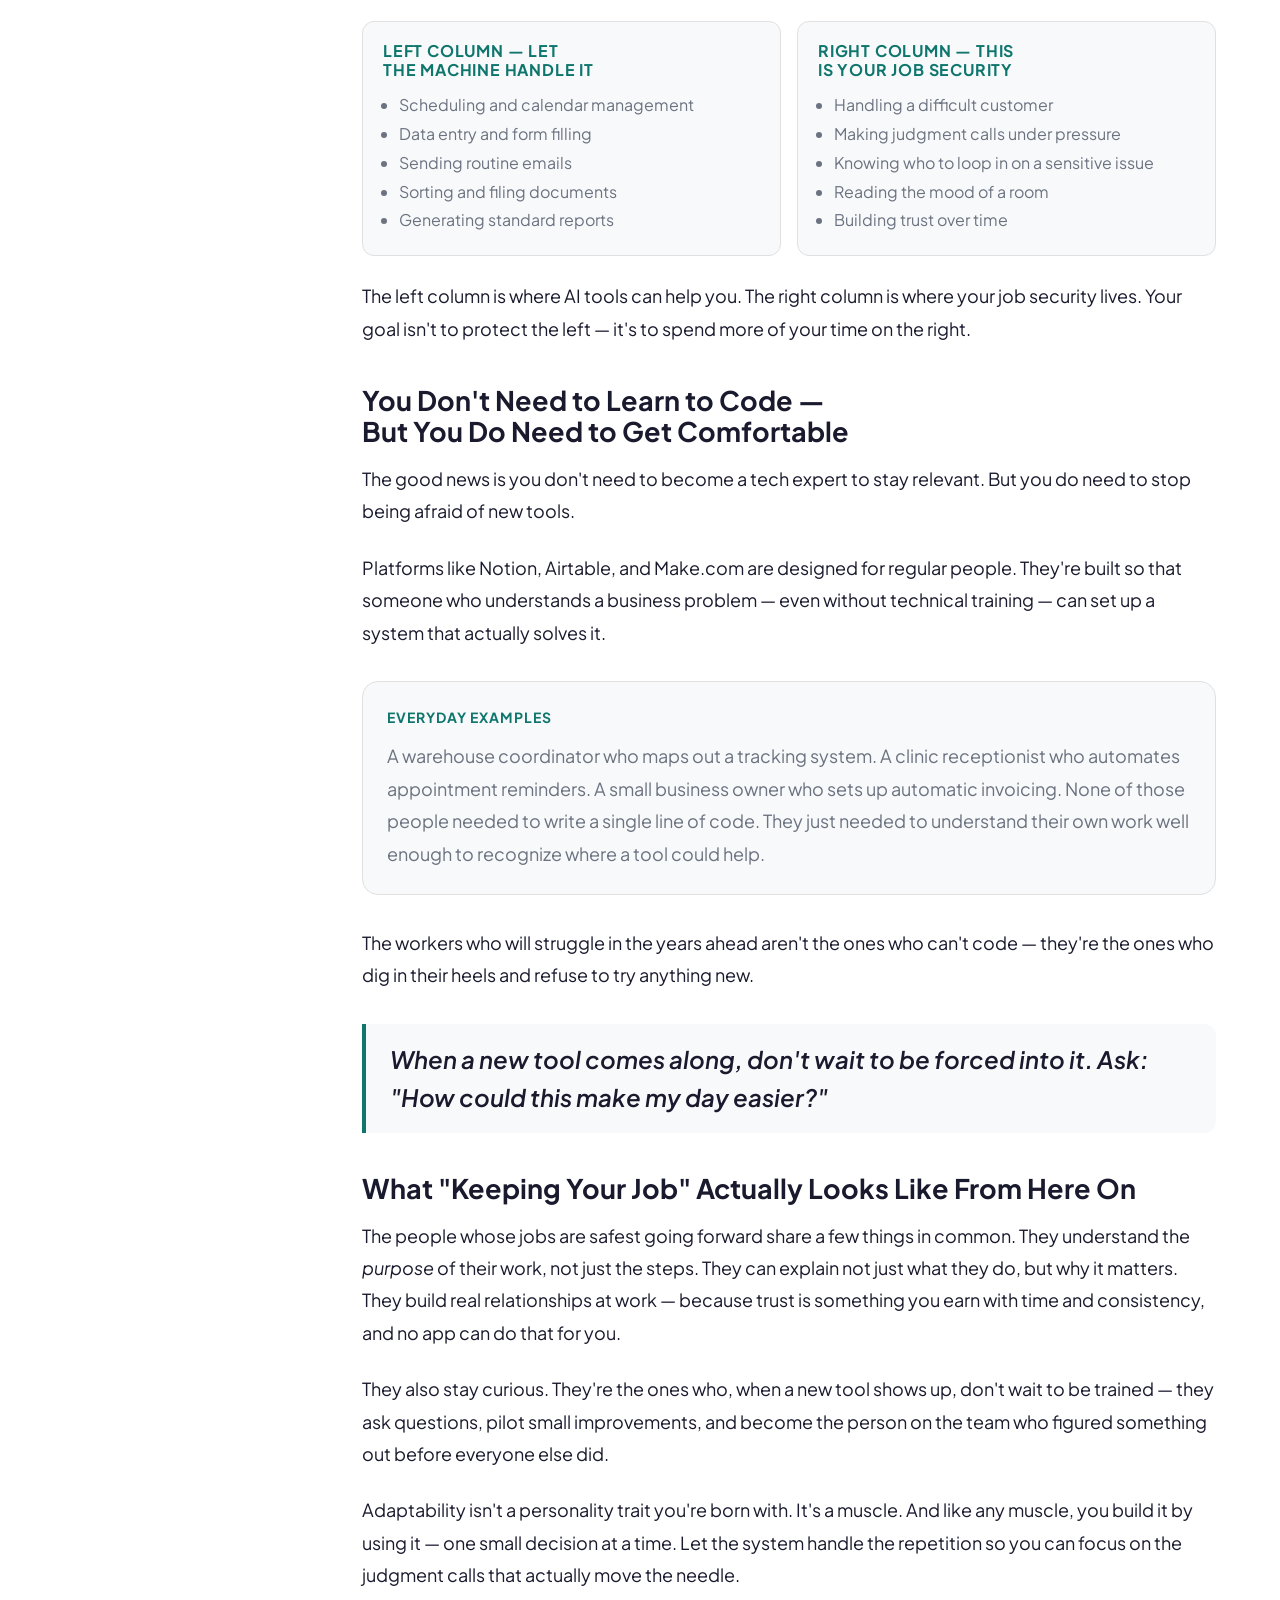
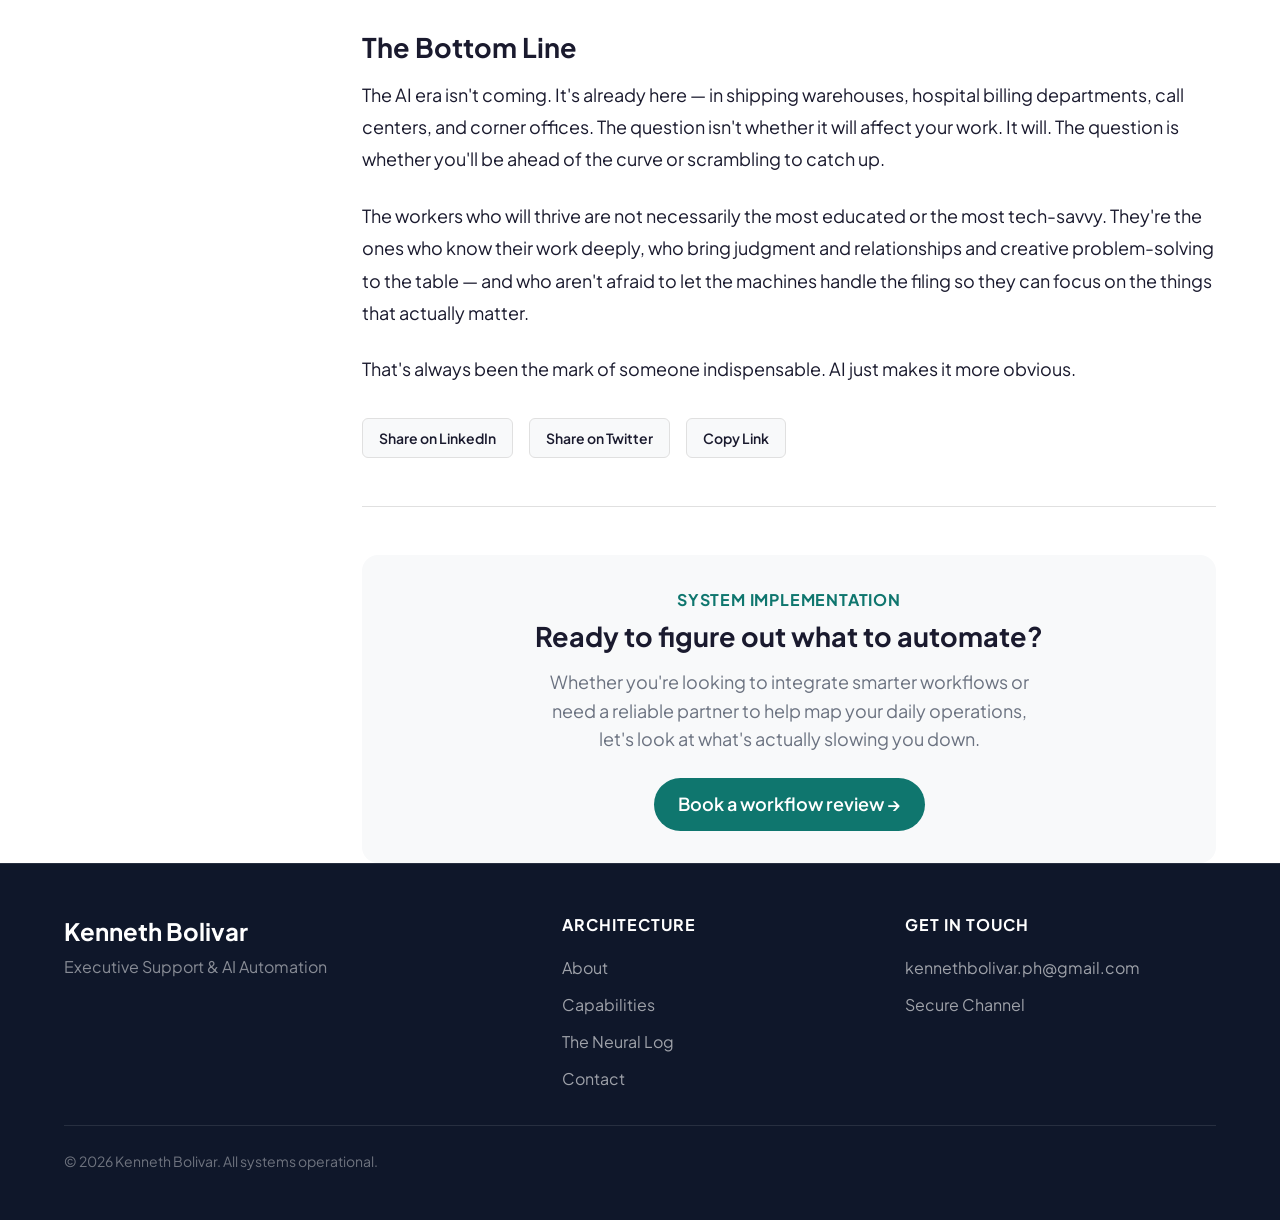
<file: blog/how-to-adapt-to-the-ai-era.html>
<!DOCTYPE html>
<html lang="en">
<head>
<meta charset="UTF-8">
<meta name="viewport" content="width=device-width, initial-scale=1.0">

<title>Don't Get Left Behind: What Every Working Person Needs to Know About AI — Kenneth Bolivar</title>
<meta name="description" content="AI isn't coming for your job — it's coming for the boring parts. Here's a grounded, plain-English look at how to stay relevant, protect your livelihood, and actually get ahead in the age of automation.">
<link rel="canonical" href="https://kennethbolivar.cv/blog/how-to-adapt-to-the-ai-era.html">

<meta property="og:type" content="article">
<meta property="og:url" content="https://kennethbolivar.cv/blog/how-to-adapt-to-the-ai-era.html">
<meta property="og:title" content="Don't Get Left Behind: What Every Working Person Needs to Know About AI">
<meta property="og:description" content="AI isn't coming for your job — it's coming for the boring parts. Here's a grounded, plain-English look at how to stay relevant, protect your livelihood, and actually get ahead in the age of automation.">
<meta property="og:image" content="https://kennethbolivar.cv/assets/ai-future-work.jpg">

<meta name="twitter:card" content="summary_large_image">
<meta name="twitter:title" content="Don't Get Left Behind: What Every Working Person Needs to Know About AI">
<meta name="twitter:description" content="AI isn't coming for your job — it's coming for the boring parts. Here's a grounded, plain-English look at how to stay relevant, protect your livelihood, and actually get ahead in the age of automation.">
<meta name="twitter:image" content="https://kennethbolivar.cv/assets/ai-future-work.jpg">

<link href="https://fonts.googleapis.com/css2?family=Plus+Jakarta+Sans:wght@300;400;500;600;700;800&display=swap" rel="stylesheet">
<link rel="stylesheet" href="../base.css">
<link rel="stylesheet" href="../style.css">

<script type="application/ld+json">
{
  "@context": "https://schema.org",
  "@type": "BlogPosting",
  "mainEntityOfPage": {
    "@type": "WebPage",
    "@id": "https://kennethbolivar.cv/blog/how-to-adapt-to-the-ai-era.html"
  },
  "headline": "Don't Get Left Behind: What Every Working Person Needs to Know About AI Right Now",
  "description": "AI isn't coming for your job — it's coming for the boring parts. Here's a grounded, plain-English look at how to stay relevant, protect your livelihood, and actually get ahead in the age of automation.",
  "image": "https://kennethbolivar.cv/assets/ai-future-work.jpg",
  "author": {
    "@type": "Person",
    "name": "Kenneth Bolivar",
    "url": "https://kennethbolivar.cv/about.html"
  },
  "publisher": {
    "@type": "Organization",
    "name": "Kenneth Bolivar",
    "logo": {
      "@type": "ImageObject",
      "url": "https://kennethbolivar.cv/assets/logo.png"
    }
  },
  "datePublished": "2026-04-15T08:00:00+08:00",
  "dateModified": "2026-04-15T08:00:00+08:00"
}
</script>

<style>
  .post-header {
    margin-bottom: var(--space-8);
  }
  .author-byline {
    display: flex;
    align-items: center;
    gap: 1rem;
    margin: 2rem 0;
    padding-bottom: 2rem;
    border-bottom: 1px solid var(--color-border);
  }
  .author-byline img {
    width: 48px;
    height: 48px;
    border-radius: 50%;
    object-fit: cover;
  }
  .author-byline-info h4 {
    margin: 0;
    font-size: 1rem;
    font-weight: 700;
  }
  .author-byline-info p {
    margin: 0;
    font-size: 0.875rem;
    color: var(--color-text-muted);
  }
  .post-hero-image {
    width: 100%;
    height: auto;
    border-radius: 12px;
    margin: 2rem 0;
    display: block;
  }
  .executive-summary {
    background: var(--color-surface);
    border-left: 4px solid var(--color-primary);
    padding: var(--space-6);
    border-radius: 0 var(--radius-lg) var(--radius-lg) 0;
    margin-bottom: var(--space-8);
  }
  .executive-summary h3 {
    margin-top: 0;
    font-size: var(--text-base);
    color: var(--color-text);
  }
  .executive-summary ul {
    margin: 0;
    padding-left: var(--space-4);
    color: var(--color-text-muted);
  }
  .executive-summary li {
    margin-bottom: var(--space-2);
  }
  .share-buttons {
    display: flex;
    gap: 1rem;
    margin-top: 2rem;
    flex-wrap: wrap;
  }
  .share-btn {
    padding: 0.5rem 1rem;
    border-radius: 6px;
    background: var(--color-surface);
    color: var(--color-text);
    text-decoration: none;
    font-size: 0.875rem;
    font-weight: 600;
    transition: all 0.2s ease;
    border: 1px solid var(--color-border);
    cursor: pointer;
  }
  .share-btn:hover {
    background: var(--color-primary);
    color: #fff;
    border-color: var(--color-primary);
  }
  .post-content p {
    line-height: 1.8;
    margin-bottom: var(--space-6);
    color: var(--color-text);
  }
  .post-content h2 {
    margin-top: var(--space-10);
    margin-bottom: var(--space-4);
  }
  .pullquote {
    border-left: 4px solid var(--color-primary);
    margin: var(--space-8) 0;
    padding: var(--space-4) var(--space-6);
    background: var(--color-surface);
    border-radius: 0 var(--radius-lg) var(--radius-lg) 0;
  }
  .pullquote p {
    font-size: var(--text-lg);
    font-weight: 600;
    font-style: italic;
    color: var(--color-text);
    margin: 0 !important;
    line-height: 1.6;
  }
  .tip-box {
    background: var(--color-surface);
    border: 1px solid var(--color-border);
    border-radius: var(--radius-xl);
    padding: var(--space-6);
    margin: var(--space-8) 0;
  }
  .tip-box .tip-label {
    font-size: var(--text-xs);
    font-weight: 700;
    text-transform: uppercase;
    letter-spacing: 0.07em;
    color: var(--color-primary);
    margin-bottom: var(--space-3);
  }
  .tip-box p {
    margin: 0 !important;
    color: var(--color-text-muted);
  }
  .two-col-exercise {
    display: grid;
    grid-template-columns: 1fr 1fr;
    gap: var(--space-4);
    margin: var(--space-6) 0;
  }
  .two-col-exercise .col-box {
    background: var(--color-surface);
    border: 1px solid var(--color-border);
    border-radius: var(--radius-lg);
    padding: var(--space-5);
  }
  .two-col-exercise .col-box h4 {
    margin: 0 0 var(--space-3) 0;
    font-size: var(--text-sm);
    font-weight: 700;
    text-transform: uppercase;
    letter-spacing: 0.05em;
    color: var(--color-primary);
  }
  .two-col-exercise .col-box ul {
    margin: 0;
    padding-left: var(--space-4);
    color: var(--color-text-muted);
    font-size: var(--text-sm);
    line-height: 1.8;
  }
  @media (max-width: 640px) {
    .two-col-exercise {
      grid-template-columns: 1fr;
    }
  }
</style>
</head>
<body>

<nav class="nav" id="nav">
  <div class="nav__inner">
    <a href="../index.html" class="nav__logo">
      <span class="nav__logo-text">Kenneth Bolivar</span>
    </a>
    <ul class="nav__links">
      <li><a href="../index.html" class="nav__link">Home</a></li>
      <li><a href="../about.html" class="nav__link">About</a></li>
      <li><a href="../services.html" class="nav__link">Services</a></li>
      <li><a href="../blog.html" class="nav__link nav__link--active">The Neural Log</a></li>
      <li><a href="../contact.html" class="nav__link">Contact</a></li>
    </ul>
    <div class="nav__actions">
      <button class="theme-toggle" data-theme-toggle aria-label="Toggle dark mode">
        <svg width="20" height="20" viewBox="0 0 24 24" fill="none" stroke="currentColor" stroke-width="2"><path d="M21 12.79A9 9 0 1 1 11.21 3 7 7 0 0 0 21 12.79z"/></svg>
      </button>
      <a href="../contact.html" class="nav__cta">Work with me</a>
    </div>
    <button class="nav__hamburger" id="hamburger" aria-label="Open menu">
      <span></span><span></span><span></span>
    </button>
  </div>
</nav>

<div class="nav__mobile-menu" id="mobileMenu">
  <a href="../index.html" onclick="closeMobile()">Home</a>
  <a href="../about.html" onclick="closeMobile()">About</a>
  <a href="../services.html" onclick="closeMobile()">Services</a>
  <a href="../blog.html" onclick="closeMobile()">The Neural Log</a>
  <a href="../contact.html" onclick="closeMobile()">Contact</a>
  <a href="../contact.html" class="nav__cta" style="margin-top:1rem" onclick="closeMobile()">Work with me</a>
</div>

<main class="post-page">
  <section class="post-layout-section" style="padding-top: var(--space-12);">
    <div class="container post-shell post-layout" style="display: grid; grid-template-columns: 250px 1fr; gap: var(--space-12); align-items: start;">

      <aside class="post-sidebar" style="position: sticky; top: 100px;">
        <a href="../blog.html" class="back-link" style="display: block; margin-bottom: var(--space-8);">← Back to Log</a>
        <div class="toc-card">
          <p class="toc-title" style="font-weight: 700; margin-bottom: var(--space-4); text-transform: uppercase; font-size: var(--text-xs); letter-spacing: 0.05em; color: var(--color-text-muted);">In This Article</p>
          <nav class="toc-nav" style="display: flex; flex-direction: column; gap: var(--space-3);">
            <a href="#understanding-shift" style="color: var(--color-text); font-size: var(--text-sm);">Something Big Is Happening</a>
            <a href="#human-advantage" style="color: var(--color-text); font-size: var(--text-sm);">The Skills That Pay</a>
            <a href="#practical-steps" style="color: var(--color-text); font-size: var(--text-sm);">A Simple Exercise</a>
            <a href="#tools" style="color: var(--color-text); font-size: var(--text-sm);">Getting Comfortable</a>
            <a href="#building-resilience" style="color: var(--color-text); font-size: var(--text-sm);">Keeping Your Job</a>
            <a href="#bottom-line" style="color: var(--color-text); font-size: var(--text-sm);">The Bottom Line</a>
          </nav>
        </div>
      </aside>

      <article class="post-article" itemscope itemtype="https://schema.org/BlogPosting">

        <header class="post-header">
          <span class="post-category" style="color: var(--color-primary); font-weight: 700; font-size: var(--text-xs); text-transform: uppercase; letter-spacing: 0.05em;">Work &amp; the Future</span>
          <h1 class="post-title" itemprop="headline" style="font-family: var(--font-display); font-size: var(--text-3xl); font-weight: 800; line-height: 1.1; margin-top: var(--space-2); margin-bottom: var(--space-4); letter-spacing: -0.02em;">Don't Get Left Behind: What Every Working Person Needs to Know About AI Right Now</h1>

          <div class="post-meta" style="color: var(--color-text-muted); font-size: var(--text-sm); display: flex; gap: var(--space-4);">
            <time datetime="2026-04-15" itemprop="datePublished">April 15, 2026</time>
            <span>12 min read</span>
          </div>

          <div class="author-byline" itemprop="author" itemscope itemtype="https://schema.org/Person">
            <img src="../assets/profile.jpg" alt="Kenneth Bolivar" itemprop="image">
            <div class="author-byline-info">
              <h4 itemprop="name">Kenneth Bolivar</h4>
              <p>Executive Support &amp; AI Automation Architect</p>
            </div>
          </div>

          <figure style="margin: 0;">
            <img src="../assets/ai-future-work.jpg" alt="Structured dashboard displaying AI workflow automation" class="post-hero-image" itemprop="image">
          </figure>
        </header>

        <div class="post-content" itemprop="articleBody">

          <aside class="executive-summary">
            <h3>The Short Version</h3>
            <ul>
              <li><strong>The Shift:</strong> AI is taking over repetitive tasks — and that frees you up for the work only a human can do.</li>
              <li><strong>The Audit:</strong> List your most predictable daily tasks. Those are candidates for automation. The rest is your value.</li>
              <li><strong>The Edge:</strong> You don't need to learn to code. You need to understand your work deeply enough to direct the tools.</li>
            </ul>
          </aside>

          <p class="post-intro" style="font-size: var(--text-lg); line-height: 1.7; margin-bottom: var(--space-8); color: var(--color-text);">
            You've probably heard the word "AI" so many times this past year that it's starting to sound like background noise — right up there with "synergy" and "disruption." But here's the thing: this one is different. And if you work for a living, it's worth paying attention.
          </p>

          <p>This isn't a story about robots taking over. It's about understanding what's actually changing at work — and what you can do about it before someone else does it for you.</p>

          <h2 id="understanding-shift">Something Big Is Happening at Work — And It's Not What You Think</h2>

          <p>Think about the most repetitive parts of your job. Sorting through emails. Filling out the same forms. Scheduling meetings. Routing requests to the right department. These are the tasks that eat up hours of your week — and they're exactly what AI is already quietly taking over in offices around the world.</p>

          <p>This doesn't mean your job is gone tomorrow. It means the shape of your job is changing — and the workers who will come out ahead are the ones who understand that shift before their boss does.</p>

          <div class="pullquote">
            <p>AI is very good at doing the same thing over and over, fast. What it cannot do is read a room.</p>
          </div>

          <p>It can't tell when a coworker is struggling and needs a word of encouragement. It can't make the call that breaks a tense situation with a client. It can't look at a problem nobody's seen before and say, "I think I know what's going on here." That's you. That's what you bring to work every single day.</p>

          <h2 id="human-advantage">The Skills That Pay Going Forward Aren't the Ones You Might Expect</h2>

          <p>Here's what surprises most people when they first hear it: the future doesn't belong to the person who knows how to code. It belongs to the person who knows how to <em>think</em>.</p>

          <p>Big companies are already discovering that the most valuable people on their teams aren't the ones who can write a software program — it's the ones who can look at a broken process and figure out how to fix it. The ones who know their department's workflow so well that they can spot a problem before it becomes a crisis.</p>

          <p>That kind of knowledge — knowing <em>why</em> things work the way they do, not just <em>how</em> — is exactly what AI still can't replicate.</p>

          <div class="tip-box">
            <div class="tip-label">Real Talk</div>
            <p>If your floor has always handled shipments a certain way, you know the quirks. You know which supplier runs late every third week. You know which route through the warehouse is faster on Fridays. That lived, earned knowledge is gold — and AI tools are most powerful in the hands of someone who brings that context to the table.</p>
          </div>

          <h2 id="practical-steps">A Simple Exercise That Could Change Your Work Life</h2>

          <p>Here's something practical you can do right now — no technology required. Draw a line down the middle of a piece of paper.</p>

          <div class="two-col-exercise">
            <div class="col-box">
              <h4>Left Column — Let the Machine Handle It</h4>
              <ul>
                <li>Scheduling and calendar management</li>
                <li>Data entry and form filling</li>
                <li>Sending routine emails</li>
                <li>Sorting and filing documents</li>
                <li>Generating standard reports</li>
              </ul>
            </div>
            <div class="col-box">
              <h4>Right Column — This Is Your Job Security</h4>
              <ul>
                <li>Handling a difficult customer</li>
                <li>Making judgment calls under pressure</li>
                <li>Knowing who to loop in on a sensitive issue</li>
                <li>Reading the mood of a room</li>
                <li>Building trust over time</li>
              </ul>
            </div>
          </div>

          <p>The left column is where AI tools can help you. The right column is where your job security lives. Your goal isn't to protect the left — it's to spend more of your time on the right.</p>

          <h2 id="tools">You Don't Need to Learn to Code — But You Do Need to Get Comfortable</h2>

          <p>The good news is you don't need to become a tech expert to stay relevant. But you do need to stop being afraid of new tools.</p>

          <p>Platforms like Notion, Airtable, and Make.com are designed for regular people. They're built so that someone who understands a business problem — even without technical training — can set up a system that actually solves it.</p>

          <div class="tip-box">
            <div class="tip-label">Everyday Examples</div>
            <p>A warehouse coordinator who maps out a tracking system. A clinic receptionist who automates appointment reminders. A small business owner who sets up automatic invoicing. None of those people needed to write a single line of code. They just needed to understand their own work well enough to recognize where a tool could help.</p>
          </div>

          <p>The workers who will struggle in the years ahead aren't the ones who can't code — they're the ones who dig in their heels and refuse to try anything new.</p>

          <div class="pullquote">
            <p>When a new tool comes along, don't wait to be forced into it. Ask: "How could this make my day easier?"</p>
          </div>

          <h2 id="building-resilience">What "Keeping Your Job" Actually Looks Like From Here On</h2>

          <p>The people whose jobs are safest going forward share a few things in common. They understand the <em>purpose</em> of their work, not just the steps. They can explain not just what they do, but why it matters. They build real relationships at work — because trust is something you earn with time and consistency, and no app can do that for you.</p>

          <p>They also stay curious. They're the ones who, when a new tool shows up, don't wait to be trained — they ask questions, pilot small improvements, and become the person on the team who figured something out before everyone else did.</p>

          <p>Adaptability isn't a personality trait you're born with. It's a muscle. And like any muscle, you build it by using it — one small decision at a time. Let the system handle the repetition so you can focus on the judgment calls that actually move the needle.</p>

          <h2 id="bottom-line">The Bottom Line</h2>

          <p>The AI era isn't coming. It's already here — in shipping warehouses, hospital billing departments, call centers, and corner offices. The question isn't whether it will affect your work. It will. The question is whether you'll be ahead of the curve or scrambling to catch up.</p>

          <p>The workers who will thrive are not necessarily the most educated or the most tech-savvy. They're the ones who know their work deeply, who bring judgment and relationships and creative problem-solving to the table — and who aren't afraid to let the machines handle the filing so they can focus on the things that actually matter.</p>

          <p>That's always been the mark of someone indispensable. AI just makes it more obvious.</p>

        </div>

        <div class="share-buttons">
          <a href="https://www.linkedin.com/sharing/share-offsite/?url=https://kennethbolivar.cv/blog/how-to-adapt-to-the-ai-era.html" target="_blank" rel="noopener noreferrer" class="share-btn">Share on LinkedIn</a>
          <a href="https://twitter.com/intent/tweet?url=https://kennethbolivar.cv/blog/how-to-adapt-to-the-ai-era.html&text=Don%27t%20Get%20Left%20Behind%3A%20What%20Every%20Working%20Person%20Needs%20to%20Know%20About%20AI%20Right%20Now" target="_blank" rel="noopener noreferrer" class="share-btn">Share on Twitter</a>
          <button id="copyLinkBtn" class="share-btn">Copy Link</button>
        </div>

        <hr style="margin: var(--space-12) 0; border: 0; border-top: 1px solid var(--color-border);">

        <div class="post-cta" style="background: var(--color-surface); padding: var(--space-8); border-radius: var(--radius-xl); text-align: center;">
          <p class="section-kicker" style="color: var(--color-primary); font-weight: 700; font-size: var(--text-sm); text-transform: uppercase; letter-spacing: 0.05em; margin-bottom: var(--space-2);">System Implementation</p>
          <h2 style="margin-bottom: var(--space-4);">Ready to figure out what to automate?</h2>
          <p style="margin-bottom: var(--space-6); color: var(--color-text-muted); max-width: 500px; margin-inline: auto;">
            Whether you're looking to integrate smarter workflows or need a reliable partner to help map your daily operations, let's look at what's actually slowing you down.
          </p>
          <a href="../contact.html" class="nav__cta" style="font-size: var(--text-base); padding: var(--space-3) var(--space-6);">Book a workflow review →</a>
        </div>

      </article>
    </div>
  </section>
</main>

<footer class="footer">
  <div class="container">
    <div class="footer__grid">
      <div>
        <div class="footer__brand-name">Kenneth Bolivar</div>
        <div class="footer__brand-tagline">Executive Support &amp; AI Automation</div>
      </div>
      <div>
        <div class="footer__heading">Architecture</div>
        <ul class="footer__links">
          <li><a href="../about.html">About</a></li>
          <li><a href="../services.html">Capabilities</a></li>
          <li><a href="../blog.html">The Neural Log</a></li>
          <li><a href="../contact.html">Contact</a></li>
        </ul>
      </div>
      <div>
        <div class="footer__heading">Get In Touch</div>
        <ul class="footer__links">
          <li><a href="mailto:kennethbolivar.ph@gmail.com">kennethbolivar.ph@gmail.com</a></li>
          <li><a href="../contact.html">Secure Channel</a></li>
        </ul>
      </div>
    </div>
    <div class="footer__bottom">
      <span>&copy; 2026 Kenneth Bolivar. All systems operational.</span>
    </div>
  </div>
</footer>

<script src="../app.js"></script>
<script>
  document.getElementById('copyLinkBtn').addEventListener('click', function() {
    const url = 'https://kennethbolivar.cv/blog/how-to-adapt-to-the-ai-era.html';
    navigator.clipboard.writeText(url).then(() => {
      const btn = this;
      const originalText = btn.innerText;
      btn.innerText = 'Copied!';
      setTimeout(() => { btn.innerText = originalText; }, 2000);
    });
  });
</script>
</body>
</html>
</file>
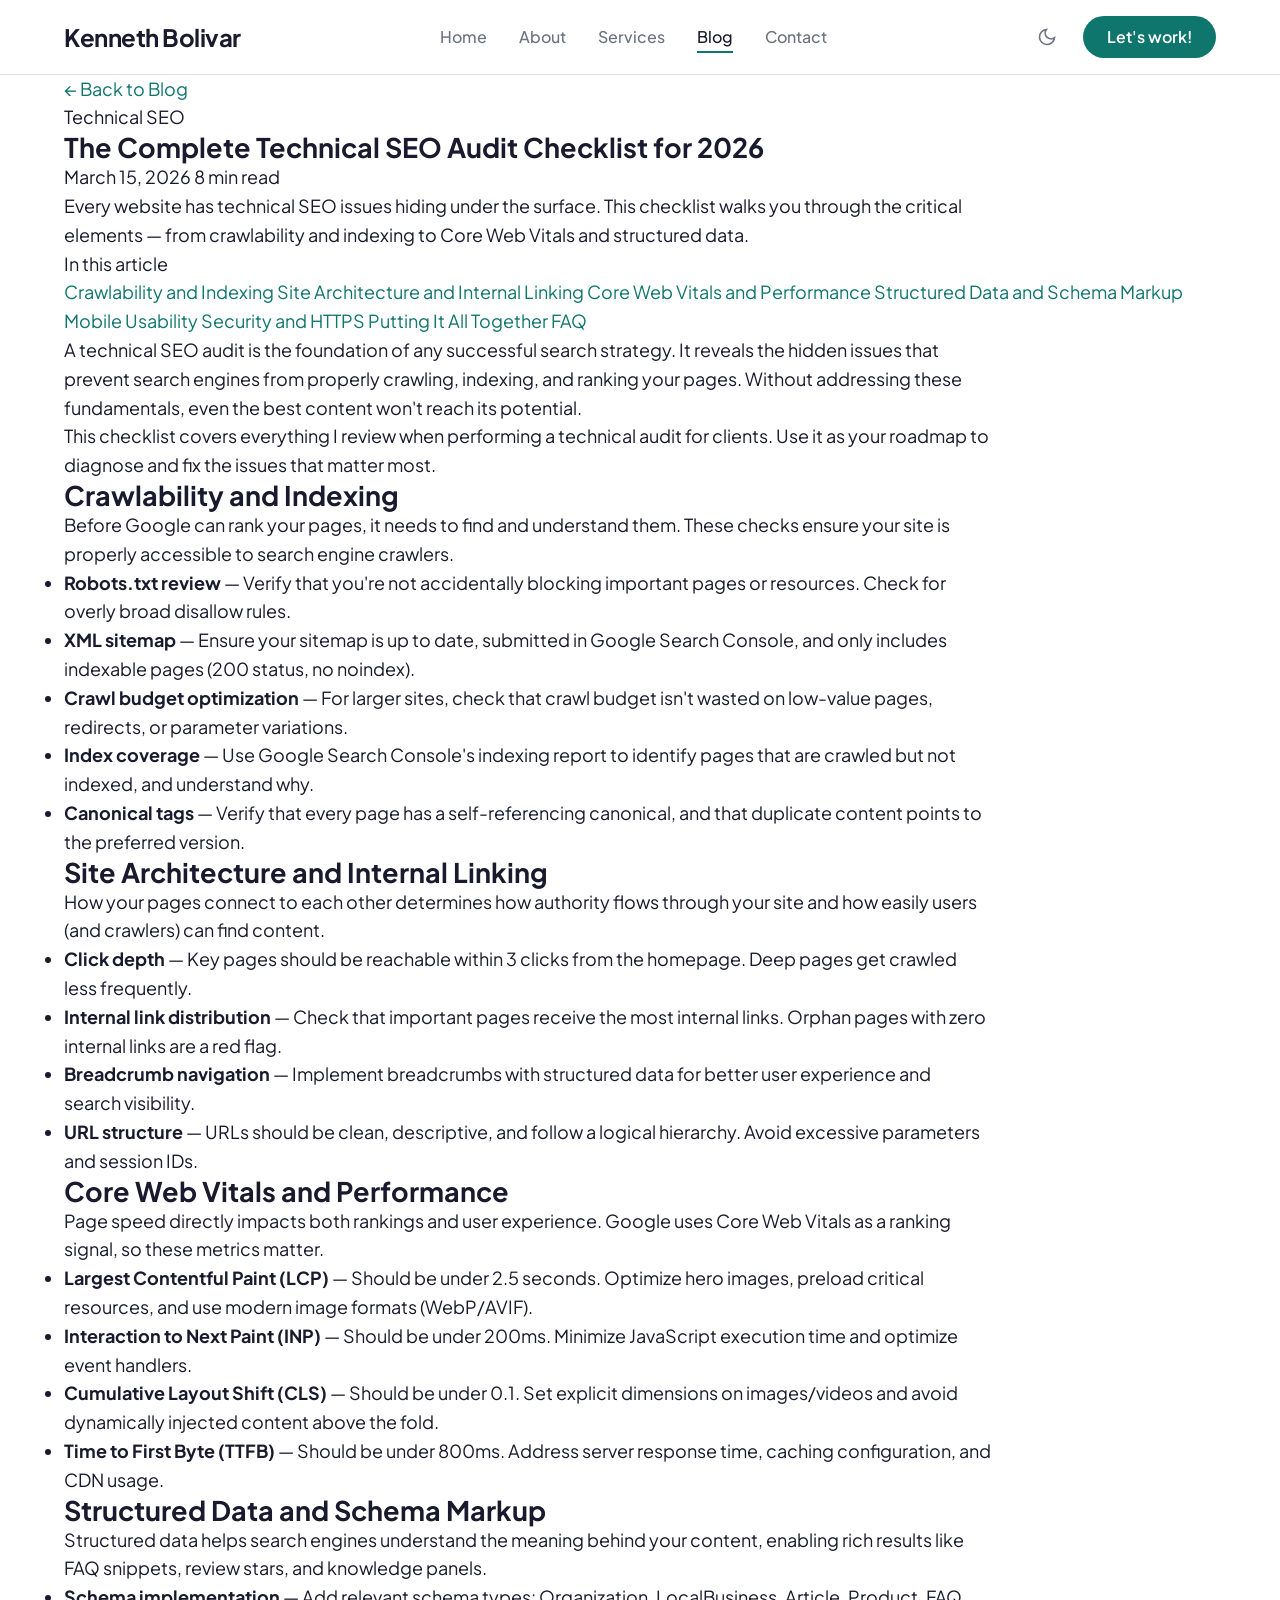
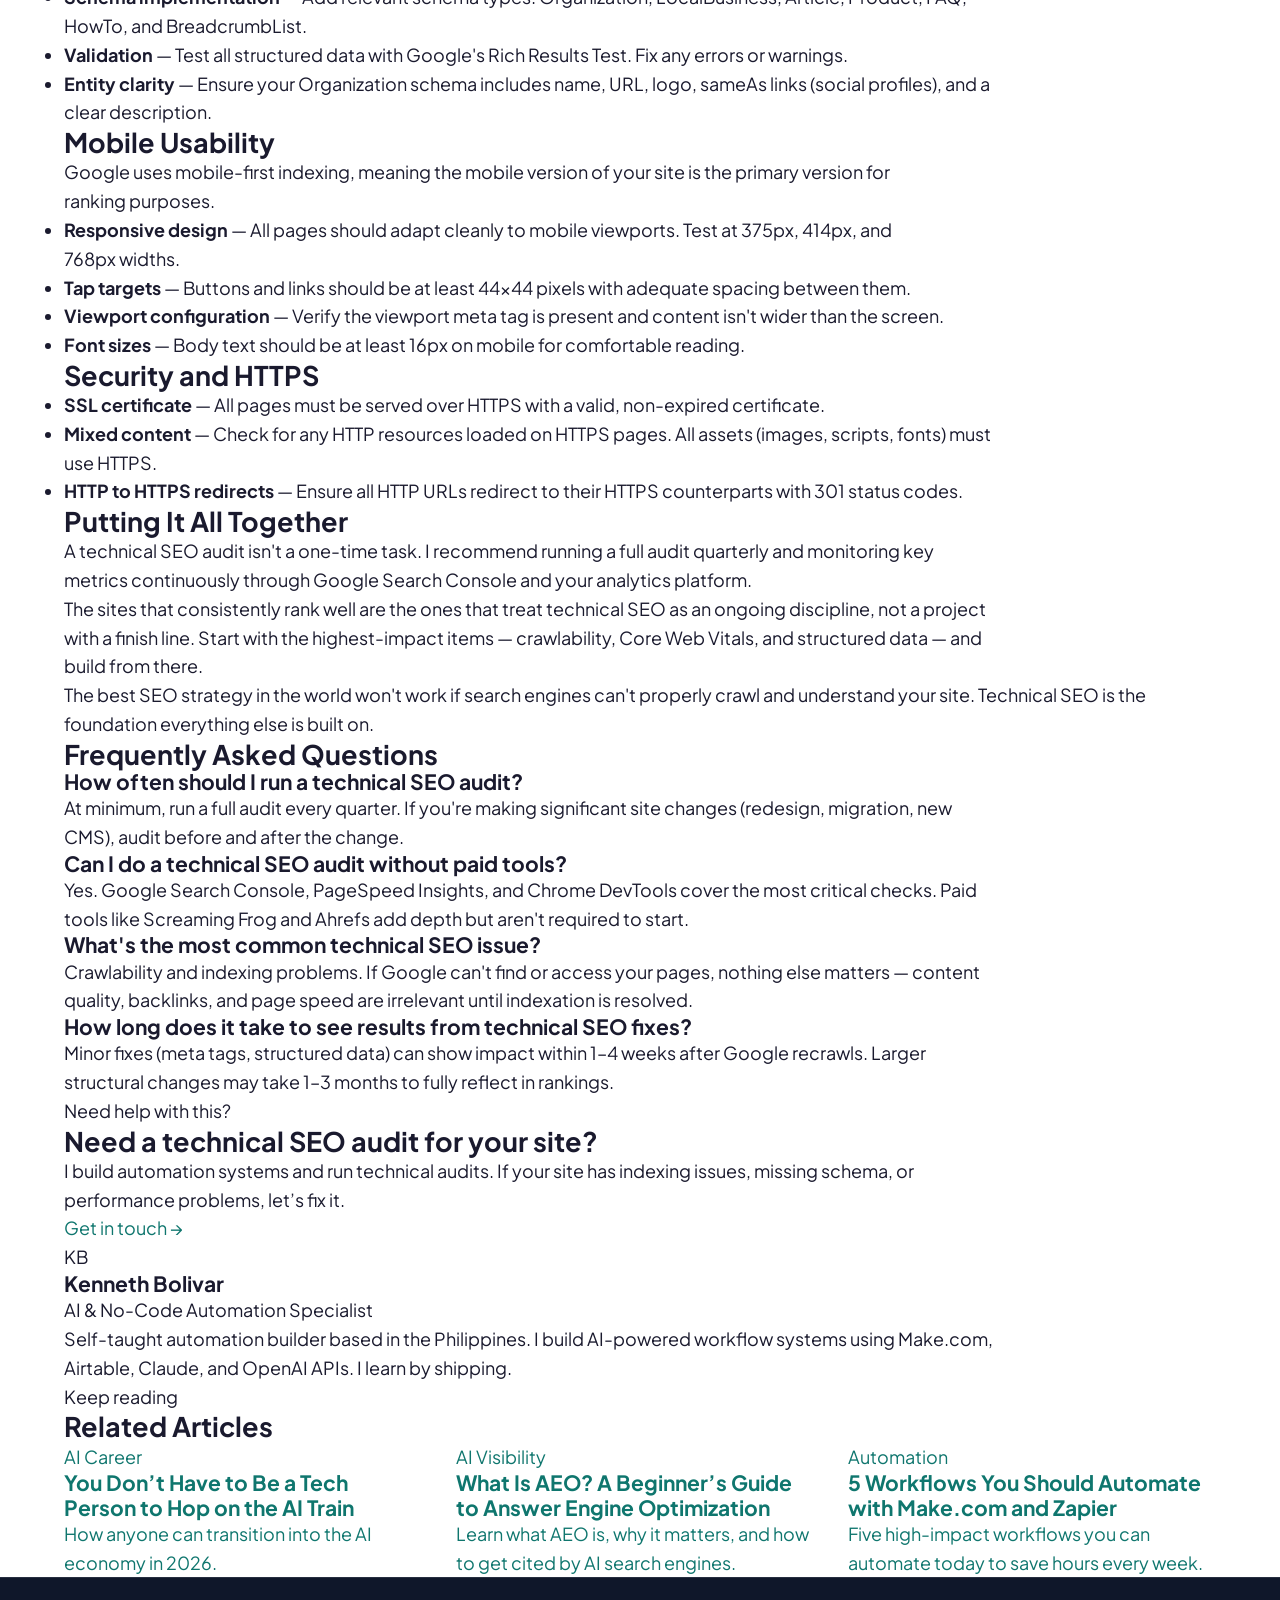
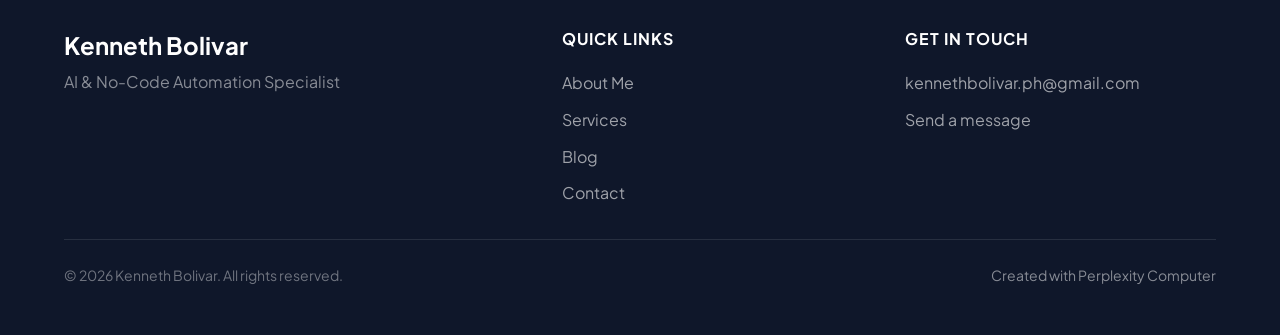
<file: blog/technical-seo-audit-checklist.html>
<!DOCTYPE html>
<html lang="en">
<head>
<!--
   ______                            __
  / ____/___  ____ ___  ____  __  __/ /____  _____
 / /   / __ \/ __ `__ \/ __ \/ / / / __/ _ \/ ___/
/ /___/ /_/ / / / / / / /_/ / /_/ / /_/  __/ /
\____/\____/_/ /_/ /_/ .___/\__,_/\__/\___/_/
                    /_/
        Created with Perplexity Computer
        https://www.perplexity.ai/computer
-->
<meta name="generator" content="Perplexity Computer">
<meta name="author" content="Perplexity Computer">
<meta property="og:see_also" content="https://www.perplexity.ai/computer">
<link rel="author" href="https://www.perplexity.ai/computer">

<meta charset="UTF-8">
<meta name="viewport" content="width=device-width, initial-scale=1.0">
<title>The Complete Technical SEO Audit Checklist for 2026 — Kenneth Bolivar</title>
<meta name="description" content="A step-by-step walkthrough of every technical SEO element you need to check — from crawlability and indexing to Core Web Vitals.">

<link href="https://fonts.googleapis.com/css2?family=Plus+Jakarta+Sans:wght@300;400;500;600;700;800&display=swap" rel="stylesheet">
<link rel="stylesheet" href="../base.css">
<link rel="stylesheet" href="../style.css">
<script type="application/ld+json">
{
  "@context": "https://schema.org",
  "@type": "Article",
  "headline": "The Complete Technical SEO Audit Checklist for 2026",
  "author": {
    "@type": "Person",
    "name": "Kenneth Bolivar",
    "url": "https://kennethbolivar.cv"
  },
  "datePublished": "2026-03-15",
  "dateModified": "2026-03-15",
  "publisher": {
    "@type": "Person",
    "name": "Kenneth Bolivar",
    "url": "https://kennethbolivar.cv"
  },
  "mainEntityOfPage": "https://kennethbolivar.cv/blog/technical-seo-audit-checklist.html"
}
</script>
<script type="application/ld+json">
{
  "@context": "https://schema.org",
  "@type": "FAQPage",
  "mainEntity": [
    {
      "@type": "Question",
      "name": "How often should I run a technical SEO audit?",
      "acceptedAnswer": {
        "@type": "Answer",
        "text": "At minimum, run a full audit every quarter. If you're making significant site changes, audit before and after the change."
      }
    },
    {
      "@type": "Question",
      "name": "Can I do a technical SEO audit without paid tools?",
      "acceptedAnswer": {
        "@type": "Answer",
        "text": "Yes. Google Search Console, PageSpeed Insights, and Chrome DevTools cover the most critical checks. Paid tools add depth but aren't required."
      }
    },
    {
      "@type": "Question",
      "name": "What's the most common technical SEO issue?",
      "acceptedAnswer": {
        "@type": "Answer",
        "text": "Crawlability and indexing problems. If Google can't find or access your pages, nothing else matters."
      }
    },
    {
      "@type": "Question",
      "name": "How long does it take to see results from technical SEO fixes?",
      "acceptedAnswer": {
        "@type": "Answer",
        "text": "Minor fixes can show impact within 1–4 weeks. Larger structural changes may take 1–3 months to fully reflect in rankings."
      }
    }
  ]
}
</script>
</head>
<body>

<nav class="nav" id="nav">
  <div class="nav__inner">
    <a href="../index.html" class="nav__logo">
      <span class="nav__logo-text">Kenneth Bolivar</span>
    </a>
    <ul class="nav__links">
      <li><a href="../index.html" class="nav__link">Home</a></li>
      <li><a href="../about.html" class="nav__link">About</a></li>
      <li><a href="../services.html" class="nav__link">Services</a></li>
      <li><a href="../blog.html" class="nav__link nav__link--active">Blog</a></li>
      <li><a href="../contact.html" class="nav__link">Contact</a></li>
    </ul>
    <div class="nav__actions">
      <button class="theme-toggle" data-theme-toggle aria-label="Toggle dark mode">
        <svg width="20" height="20" viewBox="0 0 24 24" fill="none" stroke="currentColor" stroke-width="2"><path d="M21 12.79A9 9 0 1 1 11.21 3 7 7 0 0 0 21 12.79z"/></svg>
      </button>
      <a href="../contact.html" class="nav__cta">Let's work!</a>
    </div>
    <button class="nav__hamburger" id="hamburger" aria-label="Open menu">
      <span></span><span></span><span></span>
    </button>
  </div>
</nav>

<div class="nav__mobile-menu" id="mobileMenu">
  <a href="../index.html" onclick="closeMobile()">Home</a>
  <a href="../about.html" onclick="closeMobile()">About</a>
  <a href="../services.html" onclick="closeMobile()">Services</a>
  <a href="../blog.html" onclick="closeMobile()">Blog</a>
  <a href="../contact.html" onclick="closeMobile()">Contact</a>
  <a href="../contact.html" class="nav__cta" style="margin-top:1rem" onclick="closeMobile()">Let's work!</a>
</div>

<main class="post-page">
  <section class="post-hero">
    <div class="container post-shell">
      <a href="../blog.html" class="back-link">← Back to Blog</a>

      <div class="post-hero-inner">
        <p class="post-category">Technical SEO</p>
        <h1 class="post-title">The Complete Technical SEO Audit Checklist for 2026</h1>

        <div class="post-meta">
          <span>March 15, 2026</span>
          <span>8 min read</span>
        </div>

        <p class="post-intro">
          Every website has technical SEO issues hiding under the surface. This checklist walks you through the critical elements — from crawlability and indexing to Core Web Vitals and structured data.
        </p>
      </div>
    </div>
  </section>

  <section class="post-layout-section">
    <div class="container post-shell post-layout">
      <aside class="post-sidebar">
        <div class="toc-card">
          <p class="toc-title">In this article</p>
          <nav class="toc-nav">
            <a href="#crawlability">Crawlability and Indexing</a>
            <a href="#site-architecture">Site Architecture and Internal Linking</a>
            <a href="#core-web-vitals">Core Web Vitals and Performance</a>
            <a href="#structured-data">Structured Data and Schema Markup</a>
            <a href="#mobile-usability">Mobile Usability</a>
            <a href="#security">Security and HTTPS</a>
            <a href="#putting-together">Putting It All Together</a>
            <a href="#faq">FAQ</a>
          </nav>
        </div>
      </aside>

      <article class="post-article">
<p>A technical SEO audit is the foundation of any successful search strategy. It reveals the hidden issues that prevent search engines from properly crawling, indexing, and ranking your pages. Without addressing these fundamentals, even the best content won't reach its potential.</p>

      <p>This checklist covers everything I review when performing a technical audit for clients. Use it as your roadmap to diagnose and fix the issues that matter most.</p>

      <h2 id="crawlability">Crawlability and Indexing</h2>

      <p>Before Google can rank your pages, it needs to find and understand them. These checks ensure your site is properly accessible to search engine crawlers.</p>

      <ul>
        <li><strong>Robots.txt review</strong> — Verify that you're not accidentally blocking important pages or resources. Check for overly broad disallow rules.</li>
        <li><strong>XML sitemap</strong> — Ensure your sitemap is up to date, submitted in Google Search Console, and only includes indexable pages (200 status, no noindex).</li>
        <li><strong>Crawl budget optimization</strong> — For larger sites, check that crawl budget isn't wasted on low-value pages, redirects, or parameter variations.</li>
        <li><strong>Index coverage</strong> — Use Google Search Console's indexing report to identify pages that are crawled but not indexed, and understand why.</li>
        <li><strong>Canonical tags</strong> — Verify that every page has a self-referencing canonical, and that duplicate content points to the preferred version.</li>
      </ul>

      <h2 id="site-architecture">Site Architecture and Internal Linking</h2>

      <p>How your pages connect to each other determines how authority flows through your site and how easily users (and crawlers) can find content.</p>

      <ul>
        <li><strong>Click depth</strong> — Key pages should be reachable within 3 clicks from the homepage. Deep pages get crawled less frequently.</li>
        <li><strong>Internal link distribution</strong> — Check that important pages receive the most internal links. Orphan pages with zero internal links are a red flag.</li>
        <li><strong>Breadcrumb navigation</strong> — Implement breadcrumbs with structured data for better user experience and search visibility.</li>
        <li><strong>URL structure</strong> — URLs should be clean, descriptive, and follow a logical hierarchy. Avoid excessive parameters and session IDs.</li>
      </ul>

      <h2 id="core-web-vitals">Core Web Vitals and Performance</h2>

      <p>Page speed directly impacts both rankings and user experience. Google uses Core Web Vitals as a ranking signal, so these metrics matter.</p>

      <ul>
        <li><strong>Largest Contentful Paint (LCP)</strong> — Should be under 2.5 seconds. Optimize hero images, preload critical resources, and use modern image formats (WebP/AVIF).</li>
        <li><strong>Interaction to Next Paint (INP)</strong> — Should be under 200ms. Minimize JavaScript execution time and optimize event handlers.</li>
        <li><strong>Cumulative Layout Shift (CLS)</strong> — Should be under 0.1. Set explicit dimensions on images/videos and avoid dynamically injected content above the fold.</li>
        <li><strong>Time to First Byte (TTFB)</strong> — Should be under 800ms. Address server response time, caching configuration, and CDN usage.</li>
      </ul>

      <h2 id="structured-data">Structured Data and Schema Markup</h2>

      <p>Structured data helps search engines understand the meaning behind your content, enabling rich results like FAQ snippets, review stars, and knowledge panels.</p>

      <ul>
        <li><strong>Schema implementation</strong> — Add relevant schema types: Organization, LocalBusiness, Article, Product, FAQ, HowTo, and BreadcrumbList.</li>
        <li><strong>Validation</strong> — Test all structured data with Google's Rich Results Test. Fix any errors or warnings.</li>
        <li><strong>Entity clarity</strong> — Ensure your Organization schema includes name, URL, logo, sameAs links (social profiles), and a clear description.</li>
      </ul>

      <h2 id="mobile-usability">Mobile Usability</h2>

      <p>Google uses mobile-first indexing, meaning the mobile version of your site is the primary version for ranking purposes.</p>

      <ul>
        <li><strong>Responsive design</strong> — All pages should adapt cleanly to mobile viewports. Test at 375px, 414px, and 768px widths.</li>
        <li><strong>Tap targets</strong> — Buttons and links should be at least 44x44 pixels with adequate spacing between them.</li>
        <li><strong>Viewport configuration</strong> — Verify the viewport meta tag is present and content isn't wider than the screen.</li>
        <li><strong>Font sizes</strong> — Body text should be at least 16px on mobile for comfortable reading.</li>
      </ul>

      <h2 id="security">Security and HTTPS</h2>

      <ul>
        <li><strong>SSL certificate</strong> — All pages must be served over HTTPS with a valid, non-expired certificate.</li>
        <li><strong>Mixed content</strong> — Check for any HTTP resources loaded on HTTPS pages. All assets (images, scripts, fonts) must use HTTPS.</li>
        <li><strong>HTTP to HTTPS redirects</strong> — Ensure all HTTP URLs redirect to their HTTPS counterparts with 301 status codes.</li>
      </ul>

      <h2 id="putting-together">Putting It All Together</h2>

      <p>A technical SEO audit isn't a one-time task. I recommend running a full audit quarterly and monitoring key metrics continuously through Google Search Console and your analytics platform.</p>

      <p>The sites that consistently rank well are the ones that treat technical SEO as an ongoing discipline, not a project with a finish line. Start with the highest-impact items — crawlability, Core Web Vitals, and structured data — and build from there.</p>

      <blockquote>The best SEO strategy in the world won't work if search engines can't properly crawl and understand your site. Technical SEO is the foundation everything else is built on.</blockquote>

        <h2 id="faq">Frequently Asked Questions</h2>

        <div class="faq-list">
          <div class="faq-item">
            <h3>How often should I run a technical SEO audit?</h3>
            <p>At minimum, run a full audit every quarter. If you're making significant site changes (redesign, migration, new CMS), audit before and after the change.</p>
          </div>
          <div class="faq-item">
            <h3>Can I do a technical SEO audit without paid tools?</h3>
            <p>Yes. Google Search Console, PageSpeed Insights, and Chrome DevTools cover the most critical checks. Paid tools like Screaming Frog and Ahrefs add depth but aren't required to start.</p>
          </div>
          <div class="faq-item">
            <h3>What's the most common technical SEO issue?</h3>
            <p>Crawlability and indexing problems. If Google can't find or access your pages, nothing else matters — content quality, backlinks, and page speed are irrelevant until indexation is resolved.</p>
          </div>
          <div class="faq-item">
            <h3>How long does it take to see results from technical SEO fixes?</h3>
            <p>Minor fixes (meta tags, structured data) can show impact within 1–4 weeks after Google recrawls. Larger structural changes may take 1–3 months to fully reflect in rankings.</p>
          </div>
        </div>

        <div class="post-cta">
          <p class="section-kicker">Need help with this?</p>
          <h2>Need a technical SEO audit for your site?</h2>
          <p>
            I build automation systems and run technical audits. If your site has indexing issues, missing schema, or performance problems, let’s fix it.
          </p>
          <a href="../contact.html" class="primary-btn">Get in touch →</a>
        </div>

        <div class="author-box">
          <div class="author-avatar">KB</div>
          <div class="author-copy">
            <h3>Kenneth Bolivar</h3>
            <p class="author-role">AI &amp; No-Code Automation Specialist</p>
            <p>
              Self-taught automation builder based in the Philippines. I build AI-powered workflow systems using
              Make.com, Airtable, Claude, and OpenAI APIs. I learn by shipping.
            </p>
          </div>
        </div>
      </article>
    </div>
  </section>

  <section class="related-posts">
    <div class="container post-shell">
      <div class="section-heading">
        <p class="section-kicker">Keep reading</p>
        <h2>Related Articles</h2>
      </div>

      <div class="blog-grid">
        <article class="blog-card">
          <a href="hop-on-the-ai-train.html" class="blog-card-link">
            <div class="blog-card-body">
              <p class="post-category">AI Career</p>
              <h3>You Don’t Have to Be a Tech Person to Hop on the AI Train</h3>
              <p class="post-excerpt">How anyone can transition into the AI economy in 2026.</p>
            </div>
          </a>
        </article>
        <article class="blog-card">
          <a href="what-is-aeo-answer-engine-optimization.html" class="blog-card-link">
            <div class="blog-card-body">
              <p class="post-category">AI Visibility</p>
              <h3>What Is AEO? A Beginner’s Guide to Answer Engine Optimization</h3>
              <p class="post-excerpt">Learn what AEO is, why it matters, and how to get cited by AI search engines.</p>
            </div>
          </a>
        </article>
        <article class="blog-card">
          <a href="automate-business-with-make-zapier.html" class="blog-card-link">
            <div class="blog-card-body">
              <p class="post-category">Automation</p>
              <h3>5 Workflows You Should Automate with Make.com and Zapier</h3>
              <p class="post-excerpt">Five high-impact workflows you can automate today to save hours every week.</p>
            </div>
          </a>
        </article>
      </div>
    </div>
  </section>
</main>

<footer class="footer">
  <div class="container">
    <div class="footer__grid">
      <div>
        <div class="footer__brand-name">Kenneth Bolivar</div>
        <div class="footer__brand-tagline">AI &amp; No-Code Automation Specialist</div>
      </div>
      <div>
        <div class="footer__heading">Quick Links</div>
        <ul class="footer__links">
          <li><a href="../about.html">About Me</a></li>
          <li><a href="../services.html">Services</a></li>
          <li><a href="../blog.html">Blog</a></li>
          <li><a href="../contact.html">Contact</a></li>
        </ul>
      </div>
      <div>
        <div class="footer__heading">Get In Touch</div>
        <ul class="footer__links">
          <li><a href="mailto:kennethbolivar.ph@gmail.com">kennethbolivar.ph@gmail.com</a></li>
          <li><a href="../contact.html">Send a message</a></li>
        </ul>
      </div>
    </div>
    <div class="footer__bottom">
      <span>&copy; 2026 Kenneth Bolivar. All rights reserved.</span>
      <a href="https://www.perplexity.ai/computer" target="_blank" rel="noopener noreferrer">Created with Perplexity Computer</a>
    </div>
  </div>
</footer>

<script src="../app.js"></script>
</body>
</html>
</file>
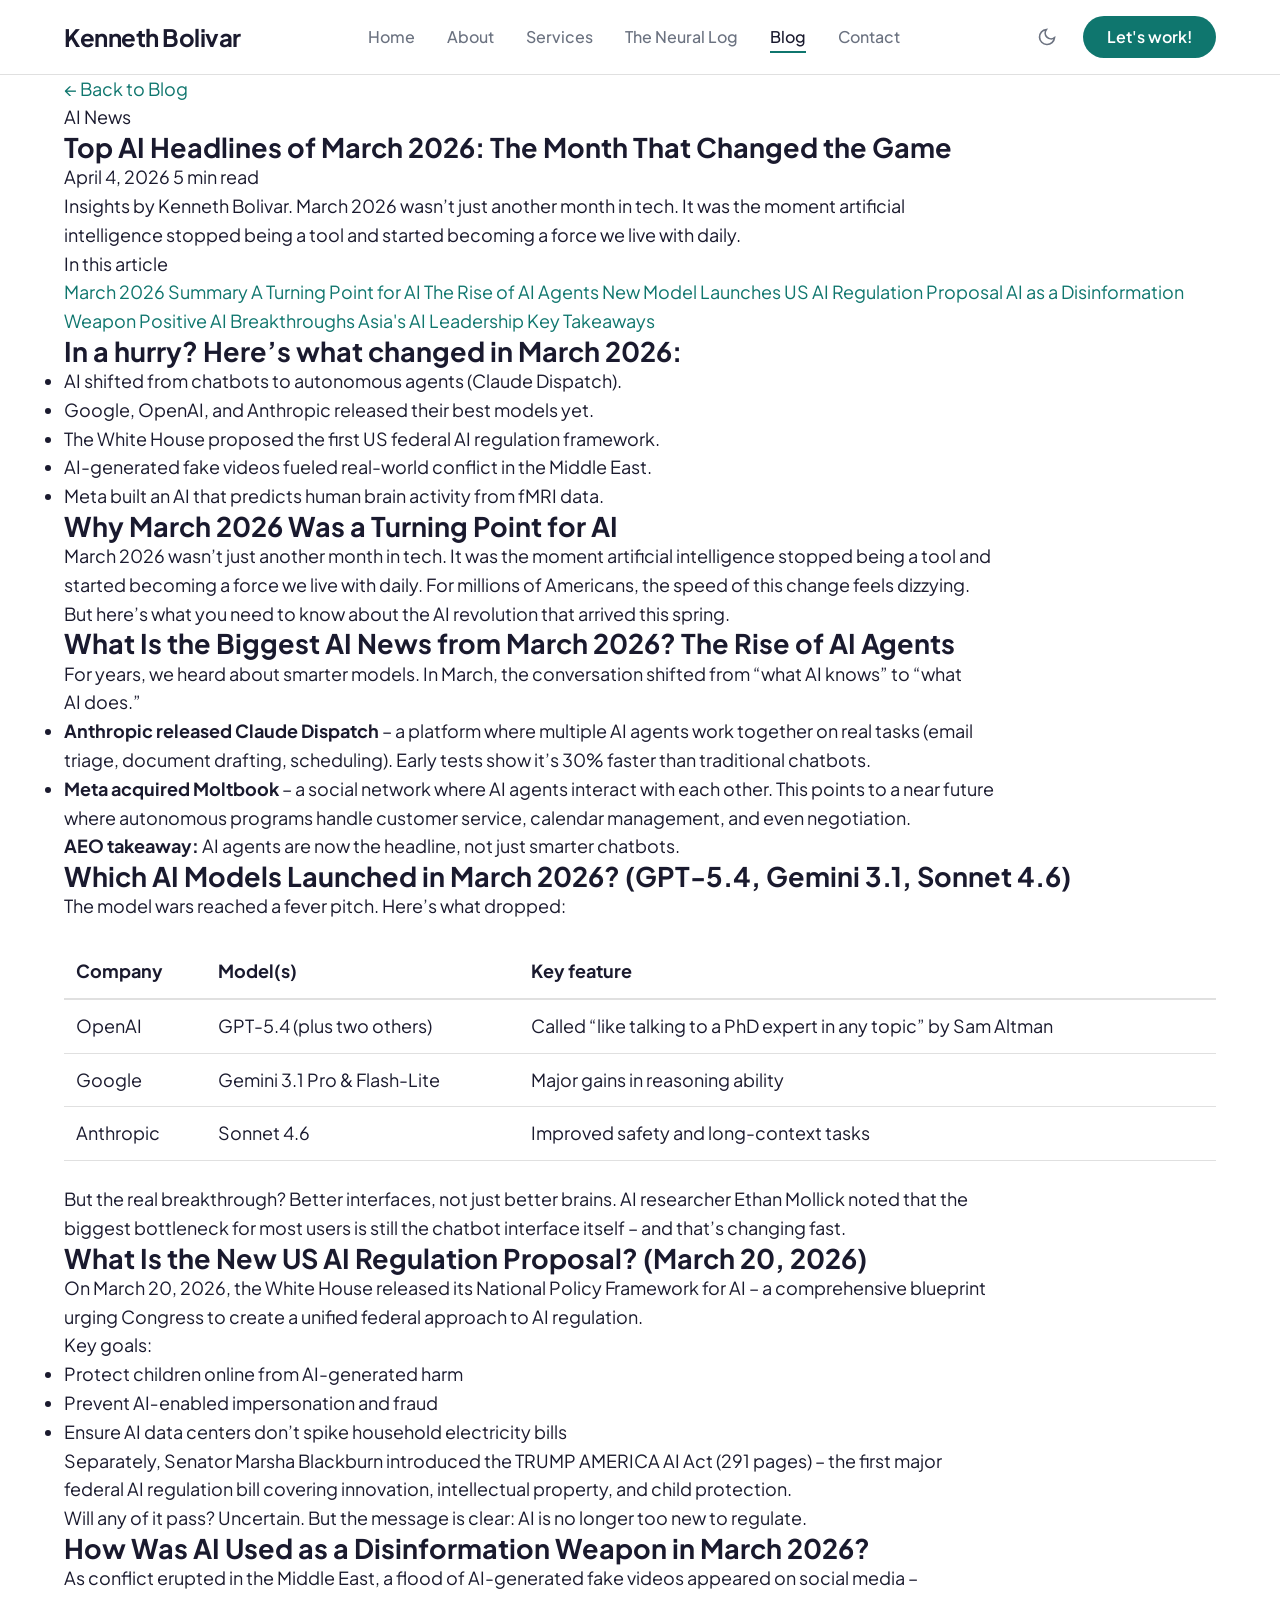
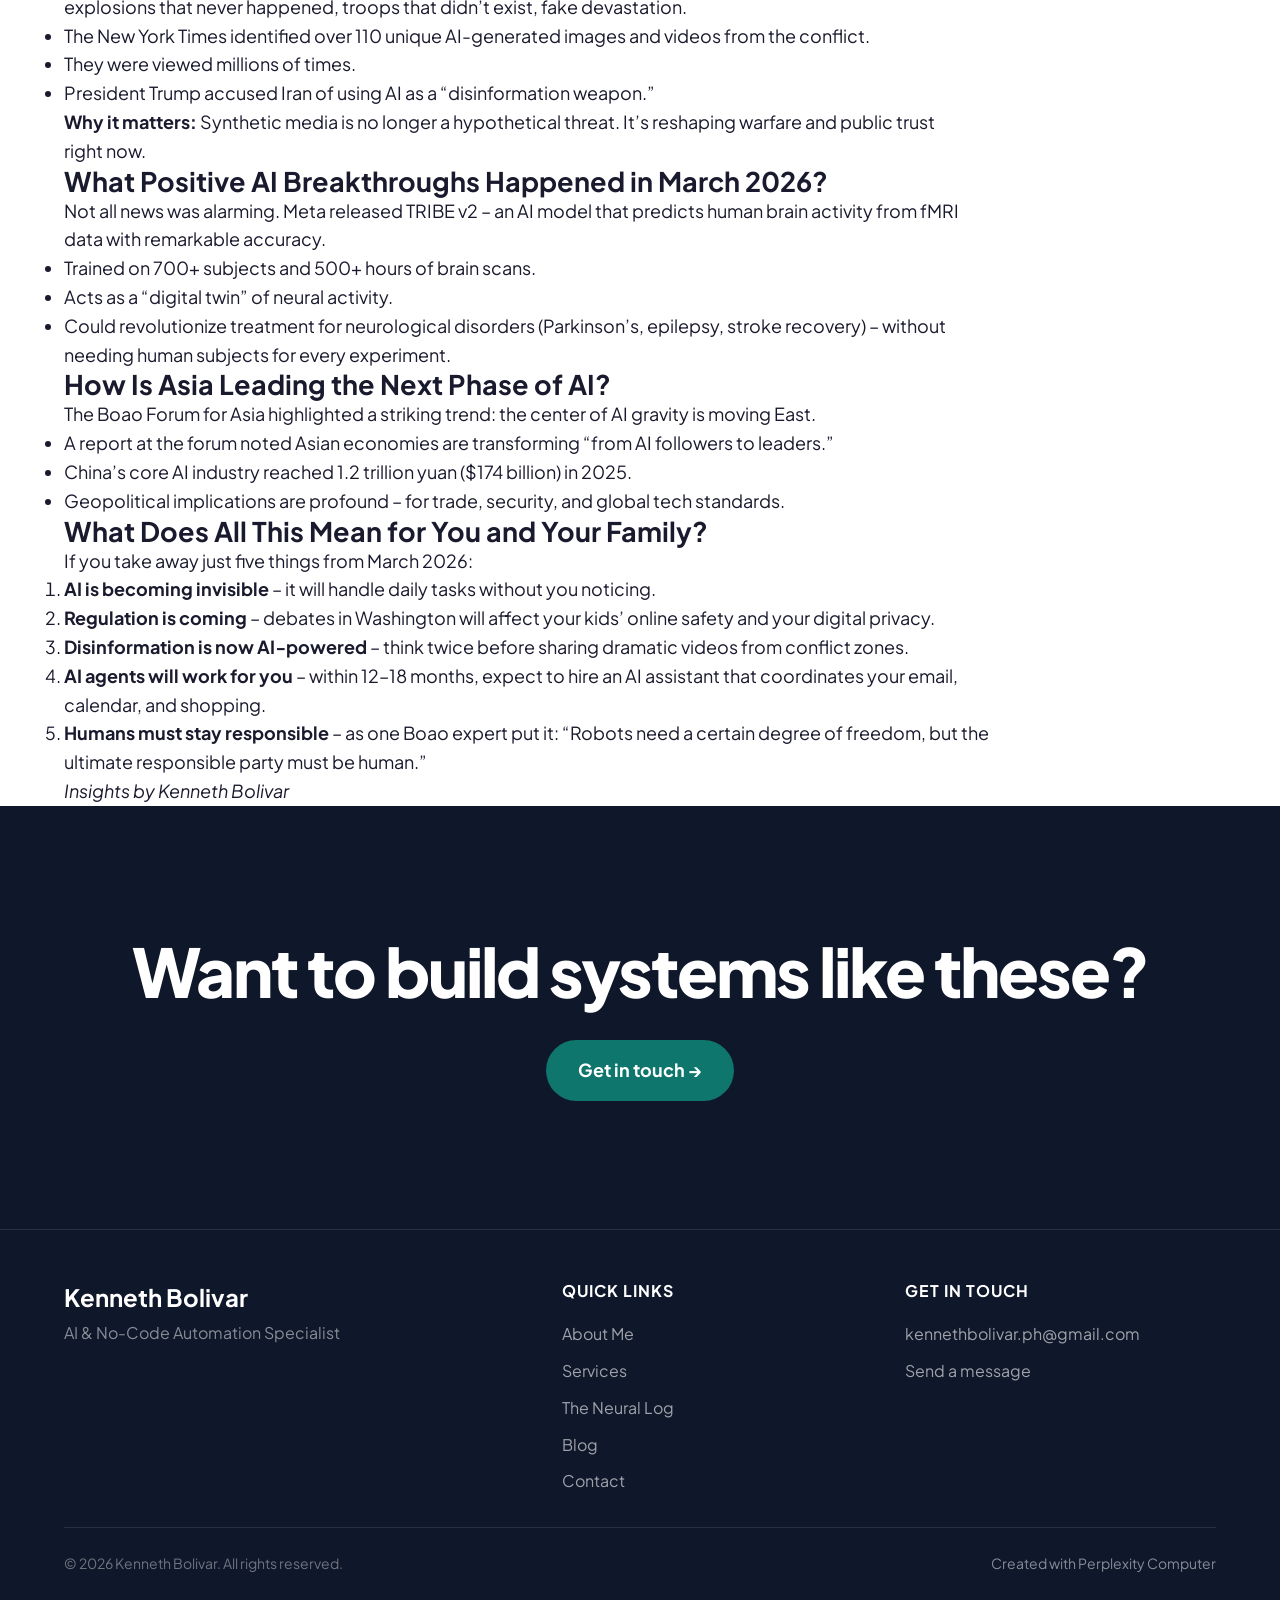
<file: blog/top-ai-headlines-march-2026-insights.html>
<!DOCTYPE html>
<html lang="en">
<head>
<!--
   ______                            __
  / ____/___  ____ ___  ____  __  __/ /____  _____
 / /   / __ \/ __ `__ \/ __ \/ / / / __/ _ \/ ___/
/ /___/ /_/ / / / / / / /_/ / /_/ / /_/  __/ /
\____/\____/_/ /_/ /_/ .___/\__,_/\__/\___/_/
                    /_/
        Created with Perplexity Computer
        https://www.perplexity.ai/computer
-->
<meta name="generator" content="Perplexity Computer">
<meta name="author" content="Perplexity Computer">
<meta property="og:see_also" content="https://www.perplexity.ai/computer">
<link rel="author" href="https://www.perplexity.ai/computer">

<meta charset="UTF-8">
<meta name="viewport" content="width=device-width, initial-scale=1.0">
<title>Top AI Headlines of March 2026: The Month That Changed the Game — Kenneth Bolivar</title>
<meta name="description" content="Top AI headlines of March 2026: Claude Dispatch, GPT-5.4, Gemini 3.1 Pro, new US AI regulation framework, AI disinformation in Middle East, and Meta’s brain-activity model. Insights by Kenneth Bolivar.">

<link href="https://fonts.googleapis.com/css2?family=Plus+Jakarta+Sans:wght@300;400;500;600;700;800&display=swap" rel="stylesheet">
<link rel="stylesheet" href="../base.css">
<link rel="stylesheet" href="../style.css">
<script type="application/ld+json">
{
  "@context": "https://schema.org",
  "@type": "Article",
  "headline": "Top AI Headlines of March 2026: The Month That Changed the Game",
  "author": {
    "@type": "Person",
    "name": "Kenneth Bolivar",
    "url": "https://kennethbolivar.cv"
  },
  "datePublished": "2026-04-04",
  "dateModified": "2026-04-04",
  "publisher": {
    "@type": "Person",
    "name": "Kenneth Bolivar",
    "url": "https://kennethbolivar.cv"
  },
  "mainEntityOfPage": "https://kennethbolivar.cv/blog/top-ai-headlines-march-2026-insights.html"
}
</script>
</head>
<body>

<nav class="nav" id="nav">
  <div class="nav__inner">
    <a href="../index.html" class="nav__logo">
      <span class="nav__logo-text">Kenneth Bolivar</span>
    </a>
    <ul class="nav__links">
      <li><a href="../index.html" class="nav__link">Home</a></li>
      <li><a href="../about.html" class="nav__link">About</a></li>
      <li><a href="../services.html" class="nav__link">Services</a></li>
      <li><a href="../the-neural-log.html" class="nav__link">The Neural Log</a></li>
      <li><a href="../blog.html" class="nav__link nav__link--active">Blog</a></li>
      <li><a href="../contact.html" class="nav__link">Contact</a></li>
    </ul>
    <div class="nav__actions">
      <button class="theme-toggle" data-theme-toggle aria-label="Toggle dark mode">
        <svg width="20" height="20" viewBox="0 0 24 24" fill="none" stroke="currentColor" stroke-width="2"><path d="M21 12.79A9 9 0 1 1 11.21 3 7 7 0 0 0 21 12.79z"/></svg>
      </button>
      <a href="../contact.html" class="nav__cta">Let's work!</a>
    </div>
    <button class="nav__hamburger" id="hamburger" aria-label="Open menu">
      <span></span><span></span><span></span>
    </button>
  </div>
</nav>

<div class="nav__mobile-menu" id="mobileMenu">
  <a href="../index.html" onclick="closeMobile()">Home</a>
  <a href="../about.html" onclick="closeMobile()">About</a>
  <a href="../services.html" onclick="closeMobile()">Services</a>
  <a href="../the-neural-log.html" onclick="closeMobile()">The Neural Log</a>
  <a href="../blog.html" onclick="closeMobile()">Blog</a>
  <a href="../contact.html" onclick="closeMobile()">Contact</a>
  <a href="../contact.html" class="nav__cta" style="margin-top:1rem" onclick="closeMobile()">Let's work!</a>
</div>

<main class="post-page">
  <section class="post-hero">
    <div class="container post-shell">
      <a href="../blog.html" class="back-link">← Back to Blog</a>

      <div class="post-hero-inner">
        <p class="post-category">AI News</p>
        <h1 class="post-title">Top AI Headlines of March 2026: The Month That Changed the Game</h1>

        <div class="post-meta">
          <span>April 4, 2026</span>
          <span>5 min read</span>
        </div>

        <p class="post-intro">
          Insights by Kenneth Bolivar. March 2026 wasn’t just another month in tech. It was the moment artificial intelligence stopped being a tool and started becoming a force we live with daily.
        </p>
      </div>
    </div>
  </section>

  <section class="post-layout-section">
    <div class="container post-shell post-layout">
      <aside class="post-sidebar">
        <div class="toc-card">
          <p class="toc-title">In this article</p>
          <nav class="toc-nav">
            <a href="#summary">March 2026 Summary</a>
            <a href="#turning-point">A Turning Point for AI</a>
            <a href="#ai-agents">The Rise of AI Agents</a>
            <a href="#model-launches">New Model Launches</a>
            <a href="#regulation">US AI Regulation Proposal</a>
            <a href="#disinformation">AI as a Disinformation Weapon</a>
            <a href="#breakthroughs">Positive AI Breakthroughs</a>
            <a href="#asia-leadership">Asia's AI Leadership</a>
            <a href="#takeaways">Key Takeaways</a>
          </nav>
        </div>
      </aside>

      <article class="post-article">
        <h2 id="summary">In a hurry? Here’s what changed in March 2026:</h2>
        <ul>
          <li>AI shifted from chatbots to autonomous agents (Claude Dispatch).</li>
          <li>Google, OpenAI, and Anthropic released their best models yet.</li>
          <li>The White House proposed the first US federal AI regulation framework.</li>
          <li>AI-generated fake videos fueled real-world conflict in the Middle East.</li>
          <li>Meta built an AI that predicts human brain activity from fMRI data.</li>
        </ul>

        <h2 id="turning-point">Why March 2026 Was a Turning Point for AI</h2>
        <p>
          March 2026 wasn’t just another month in tech. It was the moment artificial intelligence stopped being a tool and started becoming a force we live with daily. For millions of Americans, the speed of this change feels dizzying. But here’s what you need to know about the AI revolution that arrived this spring.
        </p>

        <h2 id="ai-agents">What Is the Biggest AI News from March 2026? The Rise of AI Agents</h2>
        <p>
          For years, we heard about smarter models. In March, the conversation shifted from “what AI knows” to “what AI does.”
        </p>
        <ul>
          <li><strong>Anthropic released Claude Dispatch</strong> – a platform where multiple AI agents work together on real tasks (email triage, document drafting, scheduling). Early tests show it’s 30% faster than traditional chatbots.</li>
          <li><strong>Meta acquired Moltbook</strong> – a social network where AI agents interact with each other. This points to a near future where autonomous programs handle customer service, calendar management, and even negotiation.</li>
        </ul>
        <p><strong>AEO takeaway:</strong> AI agents are now the headline, not just smarter chatbots.</p>

        <h2 id="model-launches">Which AI Models Launched in March 2026? (GPT-5.4, Gemini 3.1, Sonnet 4.6)</h2>
        <p>The model wars reached a fever pitch. Here’s what dropped:</p>
        <table style="width: 100%; border-collapse: collapse; margin: 1.5rem 0;">
          <thead>
            <tr style="background: var(--color-bg-alt); border-bottom: 2px solid var(--color-border);">
              <th style="padding: 0.75rem; text-align: left;">Company</th>
              <th style="padding: 0.75rem; text-align: left;">Model(s)</th>
              <th style="padding: 0.75rem; text-align: left;">Key feature</th>
            </tr>
          </thead>
          <tbody>
            <tr style="border-bottom: 1px solid var(--color-border);">
              <td style="padding: 0.75rem;">OpenAI</td>
              <td style="padding: 0.75rem;">GPT-5.4 (plus two others)</td>
              <td style="padding: 0.75rem;">Called “like talking to a PhD expert in any topic” by Sam Altman</td>
            </tr>
            <tr style="border-bottom: 1px solid var(--color-border);">
              <td style="padding: 0.75rem;">Google</td>
              <td style="padding: 0.75rem;">Gemini 3.1 Pro & Flash-Lite</td>
              <td style="padding: 0.75rem;">Major gains in reasoning ability</td>
            </tr>
            <tr style="border-bottom: 1px solid var(--color-border);">
              <td style="padding: 0.75rem;">Anthropic</td>
              <td style="padding: 0.75rem;">Sonnet 4.6</td>
              <td style="padding: 0.75rem;">Improved safety and long-context tasks</td>
            </tr>
          </tbody>
        </table>
        <p>
          But the real breakthrough? Better interfaces, not just better brains. AI researcher Ethan Mollick noted that the biggest bottleneck for most users is still the chatbot interface itself – and that’s changing fast.
        </p>

        <h2 id="regulation">What Is the New US AI Regulation Proposal? (March 20, 2026)</h2>
        <p>
          On March 20, 2026, the White House released its National Policy Framework for AI – a comprehensive blueprint urging Congress to create a unified federal approach to AI regulation.
        </p>
        <p>Key goals:</p>
        <ul>
          <li>Protect children online from AI-generated harm</li>
          <li>Prevent AI‑enabled impersonation and fraud</li>
          <li>Ensure AI data centers don’t spike household electricity bills</li>
        </ul>
        <p>
          Separately, Senator Marsha Blackburn introduced the TRUMP AMERICA AI Act (291 pages) – the first major federal AI regulation bill covering innovation, intellectual property, and child protection.
        </p>
        <p>
          Will any of it pass? Uncertain. But the message is clear: AI is no longer too new to regulate.
        </p>

        <h2 id="disinformation">How Was AI Used as a Disinformation Weapon in March 2026?</h2>
        <p>
          As conflict erupted in the Middle East, a flood of AI-generated fake videos appeared on social media – explosions that never happened, troops that didn’t exist, fake devastation.
        </p>
        <ul>
          <li>The New York Times identified over 110 unique AI-generated images and videos from the conflict.</li>
          <li>They were viewed millions of times.</li>
          <li>President Trump accused Iran of using AI as a “disinformation weapon.”</li>
        </ul>
        <p>
          <strong>Why it matters:</strong> Synthetic media is no longer a hypothetical threat. It’s reshaping warfare and public trust right now.
        </p>

        <h2 id="breakthroughs">What Positive AI Breakthroughs Happened in March 2026?</h2>
        <p>
          Not all news was alarming. Meta released TRIBE v2 – an AI model that predicts human brain activity from fMRI data with remarkable accuracy.
        </p>
        <ul>
          <li>Trained on 700+ subjects and 500+ hours of brain scans.</li>
          <li>Acts as a “digital twin” of neural activity.</li>
          <li>Could revolutionize treatment for neurological disorders (Parkinson’s, epilepsy, stroke recovery) – without needing human subjects for every experiment.</li>
        </ul>

        <h2 id="asia-leadership">How Is Asia Leading the Next Phase of AI?</h2>
        <p>
          The Boao Forum for Asia highlighted a striking trend: the center of AI gravity is moving East.
        </p>
        <ul>
          <li>A report at the forum noted Asian economies are transforming “from AI followers to leaders.”</li>
          <li>China’s core AI industry reached 1.2 trillion yuan ($174 billion) in 2025.</li>
          <li>Geopolitical implications are profound – for trade, security, and global tech standards.</li>
        </ul>

        <h2 id="takeaways">What Does All This Mean for You and Your Family?</h2>
        <p>If you take away just five things from March 2026:</p>
        <ol>
          <li><strong>AI is becoming invisible</strong> – it will handle daily tasks without you noticing.</li>
          <li><strong>Regulation is coming</strong> – debates in Washington will affect your kids’ online safety and your digital privacy.</li>
          <li><strong>Disinformation is now AI‑powered</strong> – think twice before sharing dramatic videos from conflict zones.</li>
          <li><strong>AI agents will work for you</strong> – within 12–18 months, expect to hire an AI assistant that coordinates your email, calendar, and shopping.</li>
          <li><strong>Humans must stay responsible</strong> – as one Boao expert put it: “Robots need a certain degree of freedom, but the ultimate responsible party must be human.”</li>
        </ol>

        <p><em>Insights by Kenneth Bolivar</em></p>
      </article>
    </div>
  </section>

  <section class="cta">
    <div class="container">
      <h2 class="cta__heading">Want to build systems like these?</h2>
      <a href="../contact.html" class="cta__btn">Get in touch →</a>
    </div>
  </section>
</main>

<footer class="footer">
  <div class="container">
    <div class="footer__grid">
      <div>
        <div class="footer__brand-name">Kenneth Bolivar</div>
        <div class="footer__brand-tagline">AI &amp; No-Code Automation Specialist</div>
      </div>
      <div>
        <div class="footer__heading">Quick Links</div>
        <ul class="footer__links">
          <li><a href="../about.html">About Me</a></li>
          <li><a href="../services.html">Services</a></li>
          <li><a href="../the-neural-log.html">The Neural Log</a></li>
          <li><a href="../blog.html">Blog</a></li>
          <li><a href="../contact.html">Contact</a></li>
        </ul>
      </div>
      <div>
        <div class="footer__heading">Get In Touch</div>
        <ul class="footer__links">
          <li><a href="mailto:kennethbolivar.ph@gmail.com">kennethbolivar.ph@gmail.com</a></li>
          <li><a href="../contact.html">Send a message</a></li>
        </ul>
      </div>
    </div>
    <div class="footer__bottom">
      <span>&copy; 2026 Kenneth Bolivar. All rights reserved.</span>
      <a href="https://www.perplexity.ai/computer" target="_blank" rel="noopener noreferrer">Created with Perplexity Computer</a>
    </div>
  </div>
</footer>

<script src="../app.js"></script>
</body>
</html>
</file>
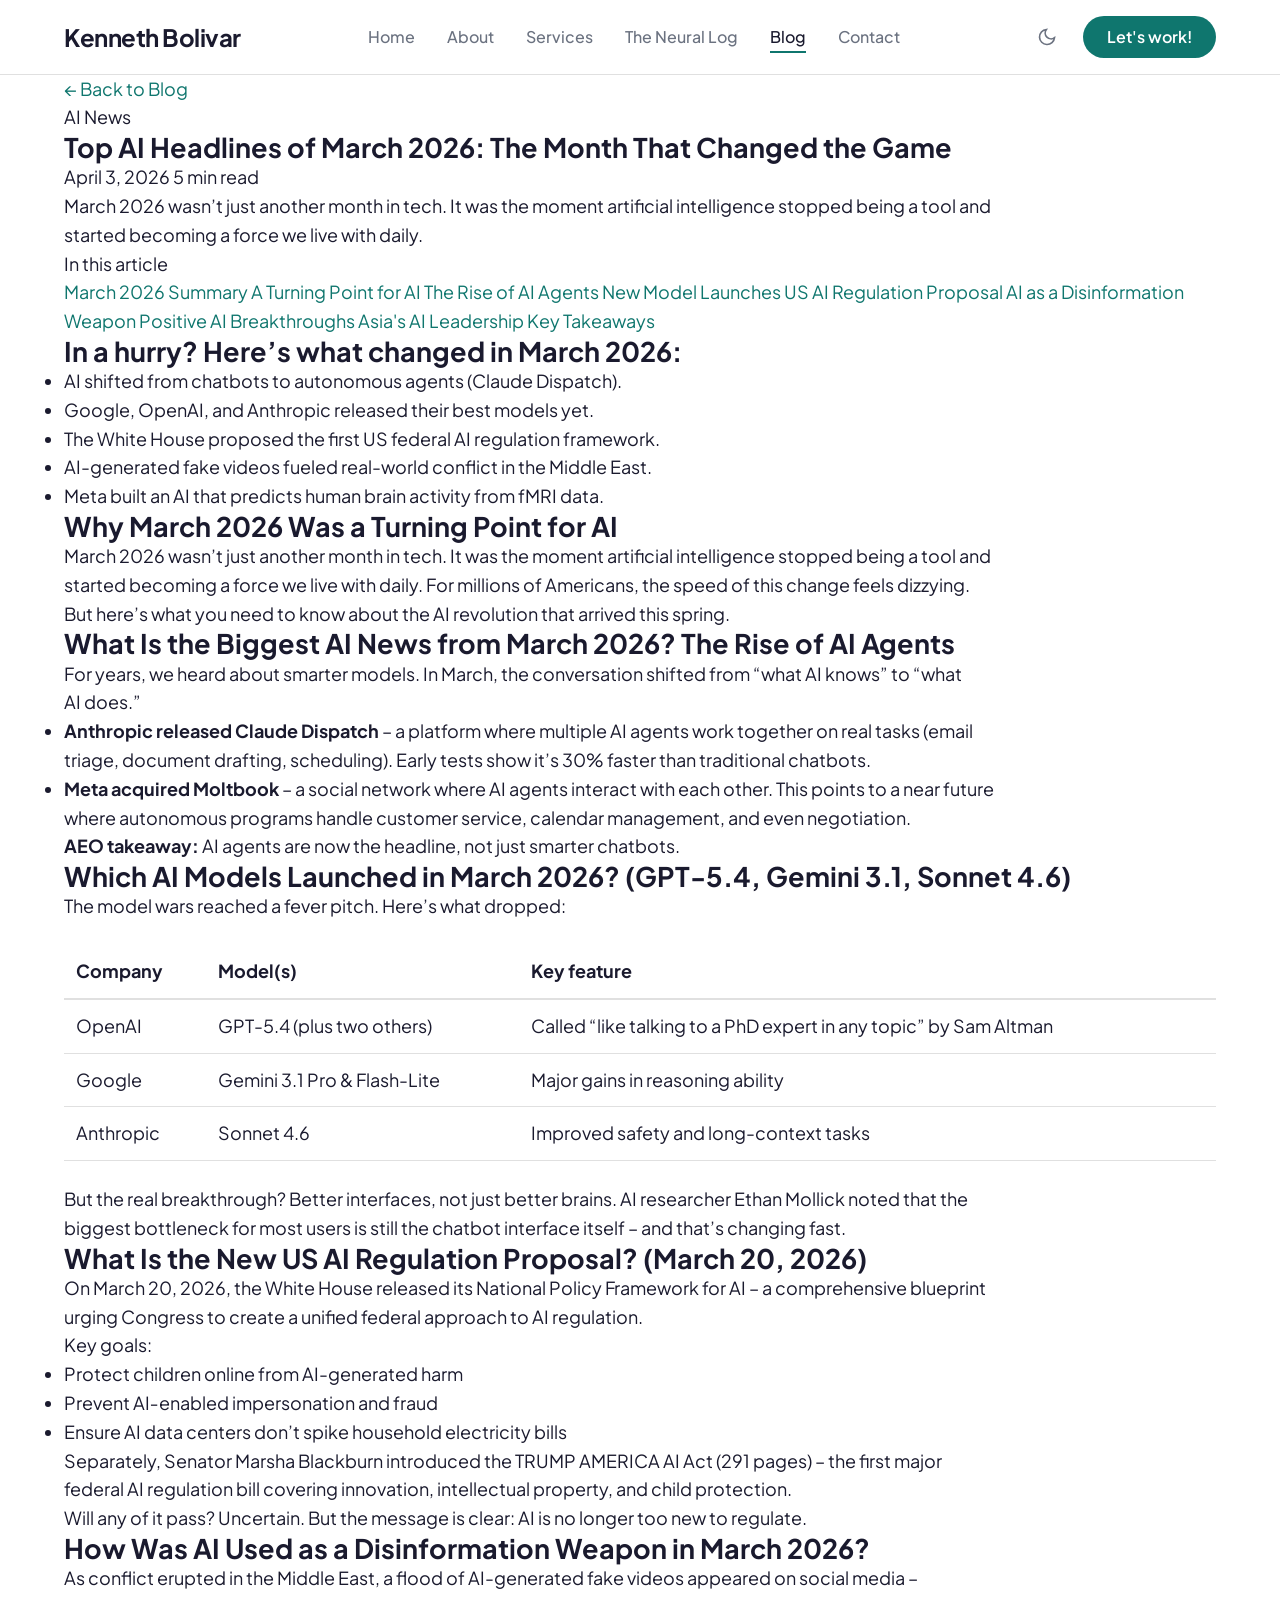
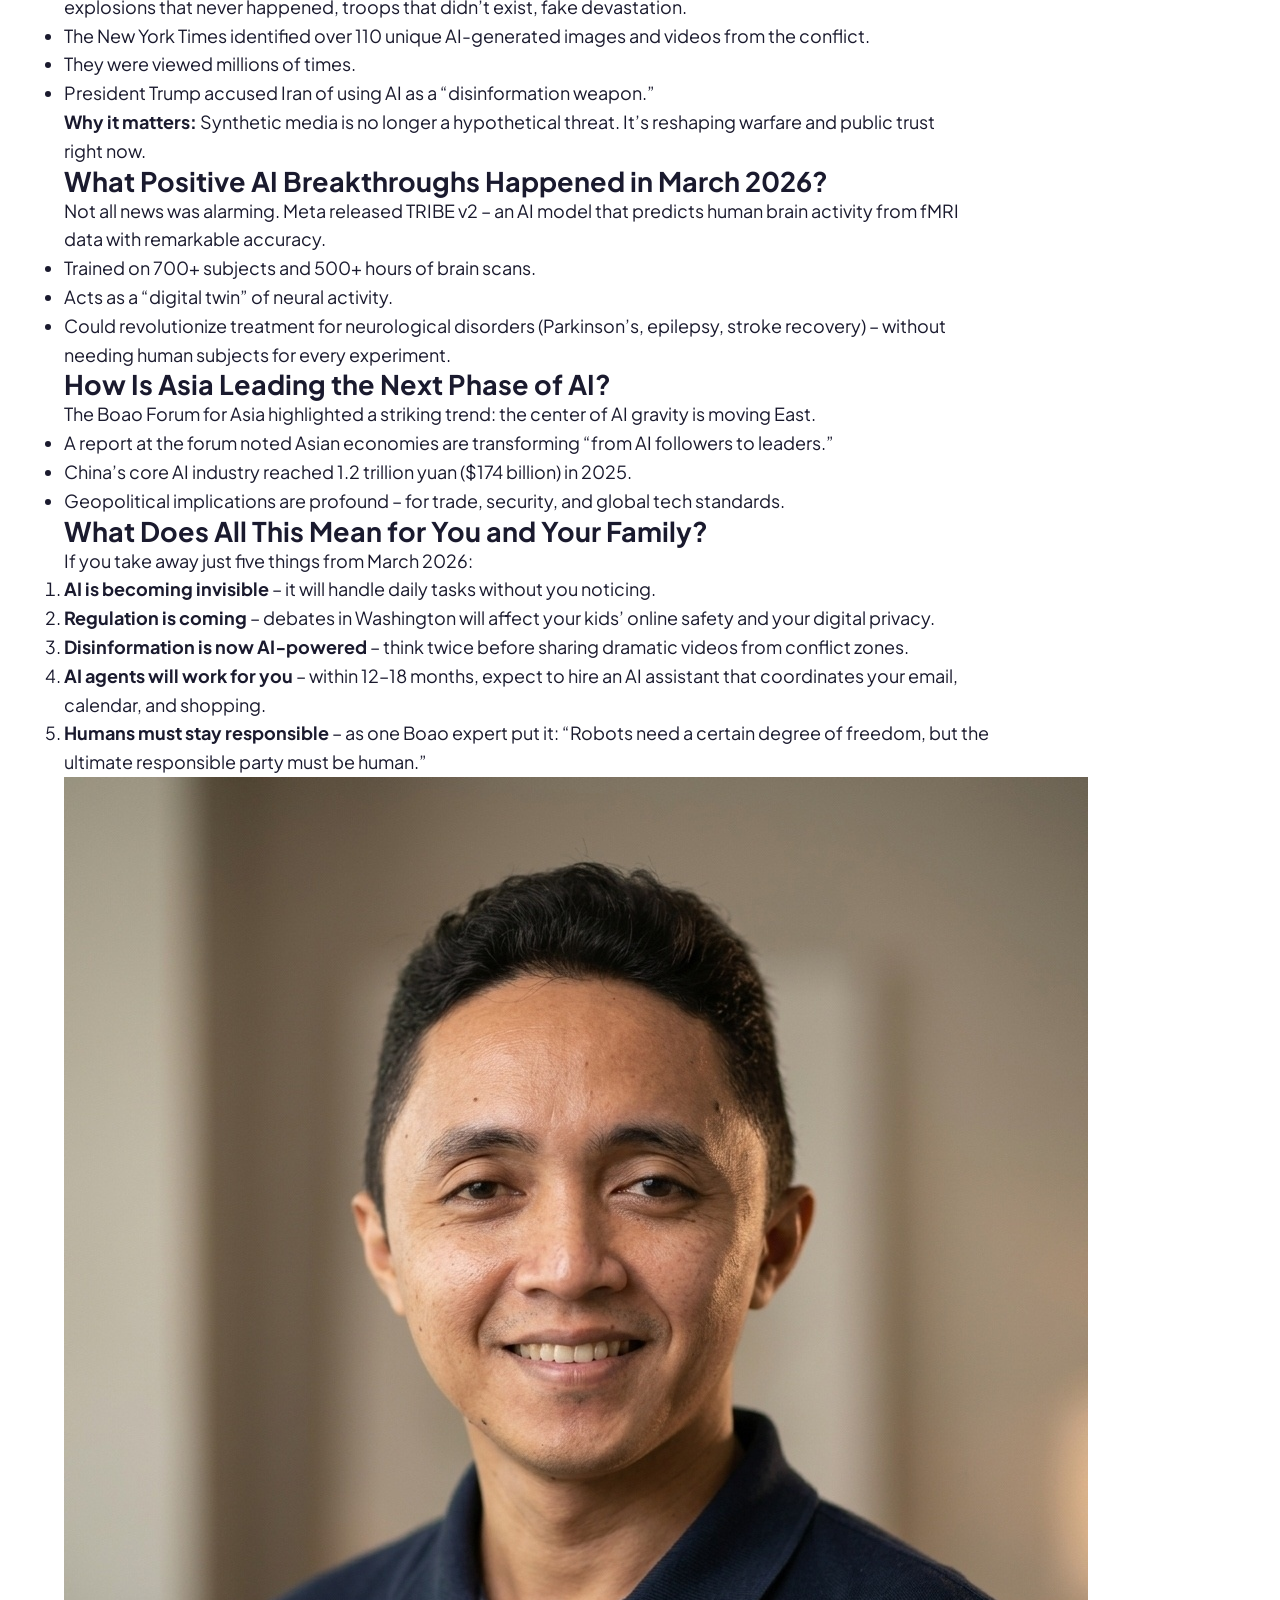
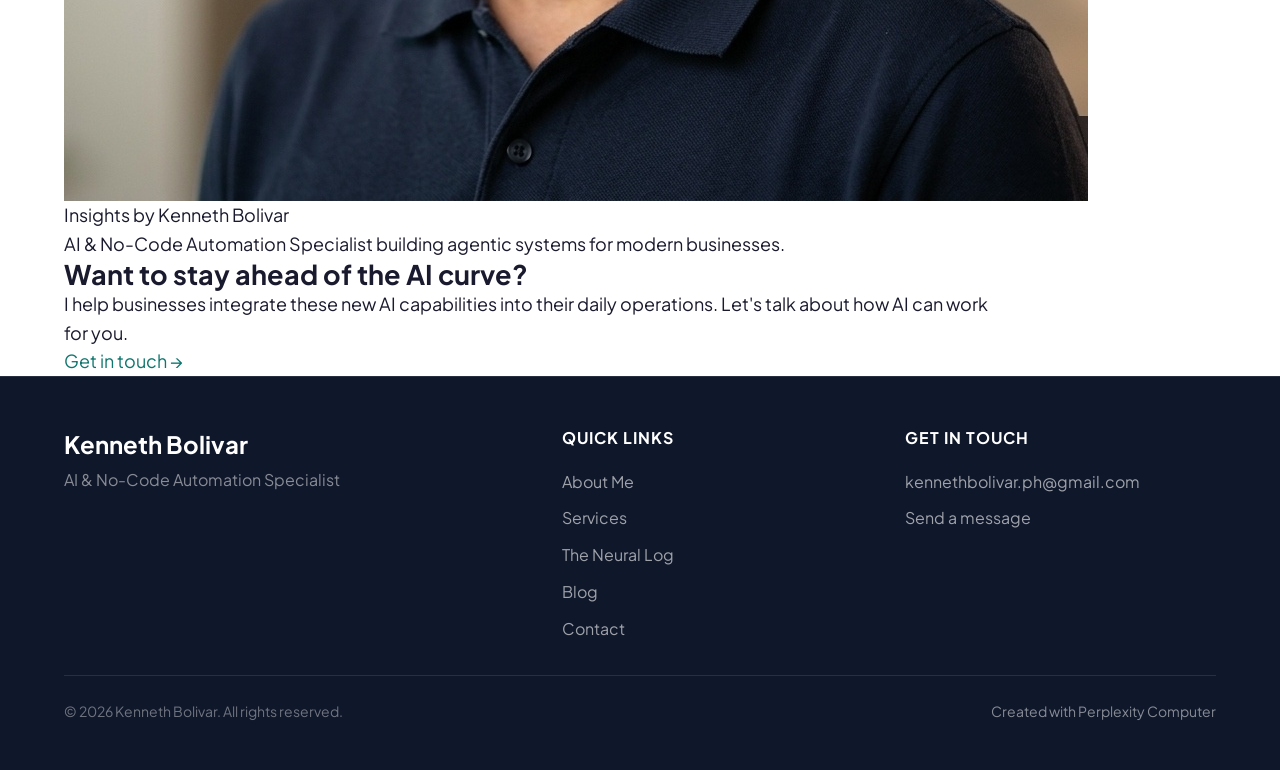
<file: blog/top-ai-headlines-march-2026.html>
<!DOCTYPE html>
<html lang="en">
<head>
<!--
   ______                            __
  / ____/___  ____ ___  ____  __  __/ /____  _____
 / /   / __ \/ __ `__ \/ __ \/ / / / __/ _ \/ ___/
/ /___/ /_/ / / / / / / /_/ / /_/ / /_/  __/ /
\____/\____/_/ /_/ /_/ .___/\__,_/\__/\___/_/
                    /_/
        Created with Perplexity Computer
        https://www.perplexity.ai/computer
-->
<meta name="generator" content="Perplexity Computer">
<meta name="author" content="Perplexity Computer">
<meta property="og:see_also" content="https://www.perplexity.ai/computer">
<link rel="author" href="https://www.perplexity.ai/computer">

<meta charset="UTF-8">
<meta name="viewport" content="width=device-width, initial-scale=1.0">
<title>Top AI Headlines of March 2026: The Month That Changed the Game — Kenneth Bolivar</title>
<meta name="description" content="Top AI headlines of March 2026: Claude Dispatch, GPT-5.4, Gemini 3.1 Pro, new US AI regulation framework, AI disinformation in Middle East, and Meta’s brain-activity model. Insights by Kenneth Bolivar.">

<link href="https://fonts.googleapis.com/css2?family=Plus+Jakarta+Sans:wght@300;400;500;600;700;800&display=swap" rel="stylesheet">
<link rel="stylesheet" href="../base.css">
<link rel="stylesheet" href="../style.css">
<script type="application/ld+json">
{
  "@context": "https://schema.org",
  "@type": "Article",
  "headline": "Top AI Headlines of March 2026: The Month That Changed the Game",
  "author": {
    "@type": "Person",
    "name": "Kenneth Bolivar",
    "url": "https://kennethbolivar.cv"
  },
  "datePublished": "2026-04-03",
  "dateModified": "2026-04-03",
  "publisher": {
    "@type": "Person",
    "name": "Kenneth Bolivar",
    "url": "https://kennethbolivar.cv"
  },
  "mainEntityOfPage": "https://kennethbolivar.cv/blog/top-ai-headlines-march-2026.html"
}
</script>
</head>
<body>

<nav class="nav" id="nav">
  <div class="nav__inner">
    <a href="../index.html" class="nav__logo">
      <span class="nav__logo-text">Kenneth Bolivar</span>
    </a>
    <ul class="nav__links">
      <li><a href="../index.html" class="nav__link">Home</a></li>
      <li><a href="../about.html" class="nav__link">About</a></li>
      <li><a href="../services.html" class="nav__link">Services</a></li>
      <li><a href="../the-neural-log.html" class="nav__link">The Neural Log</a></li>
      <li><a href="../blog.html" class="nav__link nav__link--active">Blog</a></li>
      <li><a href="../contact.html" class="nav__link">Contact</a></li>
    </ul>
    <div class="nav__actions">
      <button class="theme-toggle" data-theme-toggle aria-label="Toggle dark mode">
        <svg width="20" height="20" viewBox="0 0 24 24" fill="none" stroke="currentColor" stroke-width="2"><path d="M21 12.79A9 9 0 1 1 11.21 3 7 7 0 0 0 21 12.79z"/></svg>
      </button>
      <a href="../contact.html" class="nav__cta">Let's work!</a>
    </div>
    <button class="nav__hamburger" id="hamburger" aria-label="Open menu">
      <span></span><span></span><span></span>
    </button>
  </div>
</nav>

<div class="nav__mobile-menu" id="mobileMenu">
  <a href="../index.html" onclick="closeMobile()">Home</a>
  <a href="../about.html" onclick="closeMobile()">About</a>
  <a href="../services.html" onclick="closeMobile()">Services</a>
  <a href="../the-neural-log.html" onclick="closeMobile()">The Neural Log</a>
  <a href="../blog.html" onclick="closeMobile()">Blog</a>
  <a href="../contact.html" onclick="closeMobile()">Contact</a>
  <a href="../contact.html" class="nav__cta" style="margin-top:1rem" onclick="closeMobile()">Let's work!</a>
</div>

<main class="post-page">
  <section class="post-hero">
    <div class="container post-shell">
      <a href="../blog.html" class="back-link">← Back to Blog</a>

      <div class="post-hero-inner">
        <p class="post-category">AI News</p>
        <h1 class="post-title">Top AI Headlines of March 2026: The Month That Changed the Game</h1>

        <div class="post-meta">
          <span>April 3, 2026</span>
          <span>5 min read</span>
        </div>

        <p class="post-intro">
          March 2026 wasn’t just another month in tech. It was the moment artificial intelligence stopped being a tool and started becoming a force we live with daily.
        </p>
      </div>
    </div>
  </section>

  <section class="post-layout-section">
    <div class="container post-shell post-layout">
      <aside class="post-sidebar">
        <div class="toc-card">
          <p class="toc-title">In this article</p>
          <nav class="toc-nav">
            <a href="#summary">March 2026 Summary</a>
            <a href="#turning-point">A Turning Point for AI</a>
            <a href="#ai-agents">The Rise of AI Agents</a>
            <a href="#model-launches">New Model Launches</a>
            <a href="#regulation">US AI Regulation Proposal</a>
            <a href="#disinformation">AI as a Disinformation Weapon</a>
            <a href="#breakthroughs">Positive AI Breakthroughs</a>
            <a href="#asia-leadership">Asia's AI Leadership</a>
            <a href="#takeaways">Key Takeaways</a>
          </nav>
        </div>
      </aside>

      <article class="post-article">
        <h2 id="summary">In a hurry? Here’s what changed in March 2026:</h2>
        <ul>
          <li>AI shifted from chatbots to autonomous agents (Claude Dispatch).</li>
          <li>Google, OpenAI, and Anthropic released their best models yet.</li>
          <li>The White House proposed the first US federal AI regulation framework.</li>
          <li>AI-generated fake videos fueled real-world conflict in the Middle East.</li>
          <li>Meta built an AI that predicts human brain activity from fMRI data.</li>
        </ul>

        <h2 id="turning-point">Why March 2026 Was a Turning Point for AI</h2>
        <p>
          March 2026 wasn’t just another month in tech. It was the moment artificial intelligence stopped being a tool and started becoming a force we live with daily. For millions of Americans, the speed of this change feels dizzying. But here’s what you need to know about the AI revolution that arrived this spring.
        </p>

        <h2 id="ai-agents">What Is the Biggest AI News from March 2026? The Rise of AI Agents</h2>
        <p>
          For years, we heard about smarter models. In March, the conversation shifted from “what AI knows” to “what AI does.”
        </p>
        <ul>
          <li><strong>Anthropic released Claude Dispatch</strong> – a platform where multiple AI agents work together on real tasks (email triage, document drafting, scheduling). Early tests show it’s 30% faster than traditional chatbots.</li>
          <li><strong>Meta acquired Moltbook</strong> – a social network where AI agents interact with each other. This points to a near future where autonomous programs handle customer service, calendar management, and even negotiation.</li>
        </ul>
        <p><strong>AEO takeaway:</strong> AI agents are now the headline, not just smarter chatbots.</p>

        <h2 id="model-launches">Which AI Models Launched in March 2026? (GPT-5.4, Gemini 3.1, Sonnet 4.6)</h2>
        <p>The model wars reached a fever pitch. Here’s what dropped:</p>
        <table style="width: 100%; border-collapse: collapse; margin: 1.5rem 0;">
          <thead>
            <tr style="background: var(--color-bg-alt); border-bottom: 2px solid var(--color-border);">
              <th style="padding: 0.75rem; text-align: left;">Company</th>
              <th style="padding: 0.75rem; text-align: left;">Model(s)</th>
              <th style="padding: 0.75rem; text-align: left;">Key feature</th>
            </tr>
          </thead>
          <tbody>
            <tr style="border-bottom: 1px solid var(--color-border);">
              <td style="padding: 0.75rem;">OpenAI</td>
              <td style="padding: 0.75rem;">GPT-5.4 (plus two others)</td>
              <td style="padding: 0.75rem;">Called “like talking to a PhD expert in any topic” by Sam Altman</td>
            </tr>
            <tr style="border-bottom: 1px solid var(--color-border);">
              <td style="padding: 0.75rem;">Google</td>
              <td style="padding: 0.75rem;">Gemini 3.1 Pro & Flash-Lite</td>
              <td style="padding: 0.75rem;">Major gains in reasoning ability</td>
            </tr>
            <tr style="border-bottom: 1px solid var(--color-border);">
              <td style="padding: 0.75rem;">Anthropic</td>
              <td style="padding: 0.75rem;">Sonnet 4.6</td>
              <td style="padding: 0.75rem;">Improved safety and long-context tasks</td>
            </tr>
          </tbody>
        </table>
        <p>
          But the real breakthrough? Better interfaces, not just better brains. AI researcher Ethan Mollick noted that the biggest bottleneck for most users is still the chatbot interface itself – and that’s changing fast.
        </p>

        <h2 id="regulation">What Is the New US AI Regulation Proposal? (March 20, 2026)</h2>
        <p>
          On March 20, 2026, the White House released its National Policy Framework for AI – a comprehensive blueprint urging Congress to create a unified federal approach to AI regulation.
        </p>
        <p>Key goals:</p>
        <ul>
          <li>Protect children online from AI-generated harm</li>
          <li>Prevent AI‑enabled impersonation and fraud</li>
          <li>Ensure AI data centers don’t spike household electricity bills</li>
        </ul>
        <p>
          Separately, Senator Marsha Blackburn introduced the TRUMP AMERICA AI Act (291 pages) – the first major federal AI regulation bill covering innovation, intellectual property, and child protection.
        </p>
        <p>
          Will any of it pass? Uncertain. But the message is clear: AI is no longer too new to regulate.
        </p>

        <h2 id="disinformation">How Was AI Used as a Disinformation Weapon in March 2026?</h2>
        <p>
          As conflict erupted in the Middle East, a flood of AI-generated fake videos appeared on social media – explosions that never happened, troops that didn’t exist, fake devastation.
        </p>
        <ul>
          <li>The New York Times identified over 110 unique AI-generated images and videos from the conflict.</li>
          <li>They were viewed millions of times.</li>
          <li>President Trump accused Iran of using AI as a “disinformation weapon.”</li>
        </ul>
        <p>
          <strong>Why it matters:</strong> Synthetic media is no longer a hypothetical threat. It’s reshaping warfare and public trust right now.
        </p>

        <h2 id="breakthroughs">What Positive AI Breakthroughs Happened in March 2026?</h2>
        <p>
          Not all news was alarming. Meta released TRIBE v2 – an AI model that predicts human brain activity from fMRI data with remarkable accuracy.
        </p>
        <ul>
          <li>Trained on 700+ subjects and 500+ hours of brain scans.</li>
          <li>Acts as a “digital twin” of neural activity.</li>
          <li>Could revolutionize treatment for neurological disorders (Parkinson’s, epilepsy, stroke recovery) – without needing human subjects for every experiment.</li>
        </ul>

        <h2 id="asia-leadership">How Is Asia Leading the Next Phase of AI?</h2>
        <p>
          The Boao Forum for Asia highlighted a striking trend: the center of AI gravity is moving East.
        </p>
        <ul>
          <li>A report at the forum noted Asian economies are transforming “from AI followers to leaders.”</li>
          <li>China’s core AI industry reached 1.2 trillion yuan ($174 billion) in 2025.</li>
          <li>Geopolitical implications are profound – for trade, security, and global tech standards.</li>
        </ul>

        <h2 id="takeaways">What Does All This Mean for You and Your Family?</h2>
        <p>If you take away just five things from March 2026:</p>
        <ol>
          <li><strong>AI is becoming invisible</strong> – it will handle daily tasks without you noticing.</li>
          <li><strong>Regulation is coming</strong> – debates in Washington will affect your kids’ online safety and your digital privacy.</li>
          <li><strong>Disinformation is now AI‑powered</strong> – think twice before sharing dramatic videos from conflict zones.</li>
          <li><strong>AI agents will work for you</strong> – within 12–18 months, expect to hire an AI assistant that coordinates your email, calendar, and shopping.</li>
          <li><strong>Humans must stay responsible</strong> – as one Boao expert put it: “Robots need a certain degree of freedom, but the ultimate responsible party must be human.”</li>
        </ol>

        <div class="post-author-box">
          <img src="../assets/profile.jpg" alt="Kenneth Bolivar" class="author-avatar">
          <div class="author-info">
            <p class="author-name">Insights by Kenneth Bolivar</p>
            <p class="author-bio">AI & No-Code Automation Specialist building agentic systems for modern businesses.</p>
          </div>
        </div>
      </article>
    </div>
  </section>

  <section class="post-cta">
    <div class="container">
      <div class="post-cta-box">
        <h2>Want to stay ahead of the AI curve?</h2>
        <p>I help businesses integrate these new AI capabilities into their daily operations. Let's talk about how AI can work for you.</p>
        <a href="../contact.html" class="primary-btn">Get in touch →</a>
      </div>
    </div>
  </section>
</main>

<footer class="footer">
  <div class="container">
    <div class="footer__grid">
      <div>
        <div class="footer__brand-name">Kenneth Bolivar</div>
        <div class="footer__brand-tagline">AI &amp; No-Code Automation Specialist</div>
      </div>
      <div>
        <div class="footer__heading">Quick Links</div>
        <ul class="footer__links">
          <li><a href="../about.html">About Me</a></li>
          <li><a href="../services.html">Services</a></li>
          <li><a href="../the-neural-log.html">The Neural Log</a></li>
          <li><a href="../blog.html">Blog</a></li>
          <li><a href="../contact.html">Contact</a></li>
        </ul>
      </div>
      <div>
        <div class="footer__heading">Get In Touch</div>
        <ul class="footer__links">
          <li><a href="mailto:kennethbolivar.ph@gmail.com">kennethbolivar.ph@gmail.com</a></li>
          <li><a href="../contact.html">Send a message</a></li>
        </ul>
      </div>
    </div>
    <div class="footer__bottom">
      <span>&copy; 2026 Kenneth Bolivar. All rights reserved.</span>
      <a href="https://www.perplexity.ai/computer" target="_blank" rel="noopener noreferrer">Created with Perplexity Computer</a>
    </div>
  </div>
</footer>

<script src="../app.js"></script>
</body>
</html>
</file>
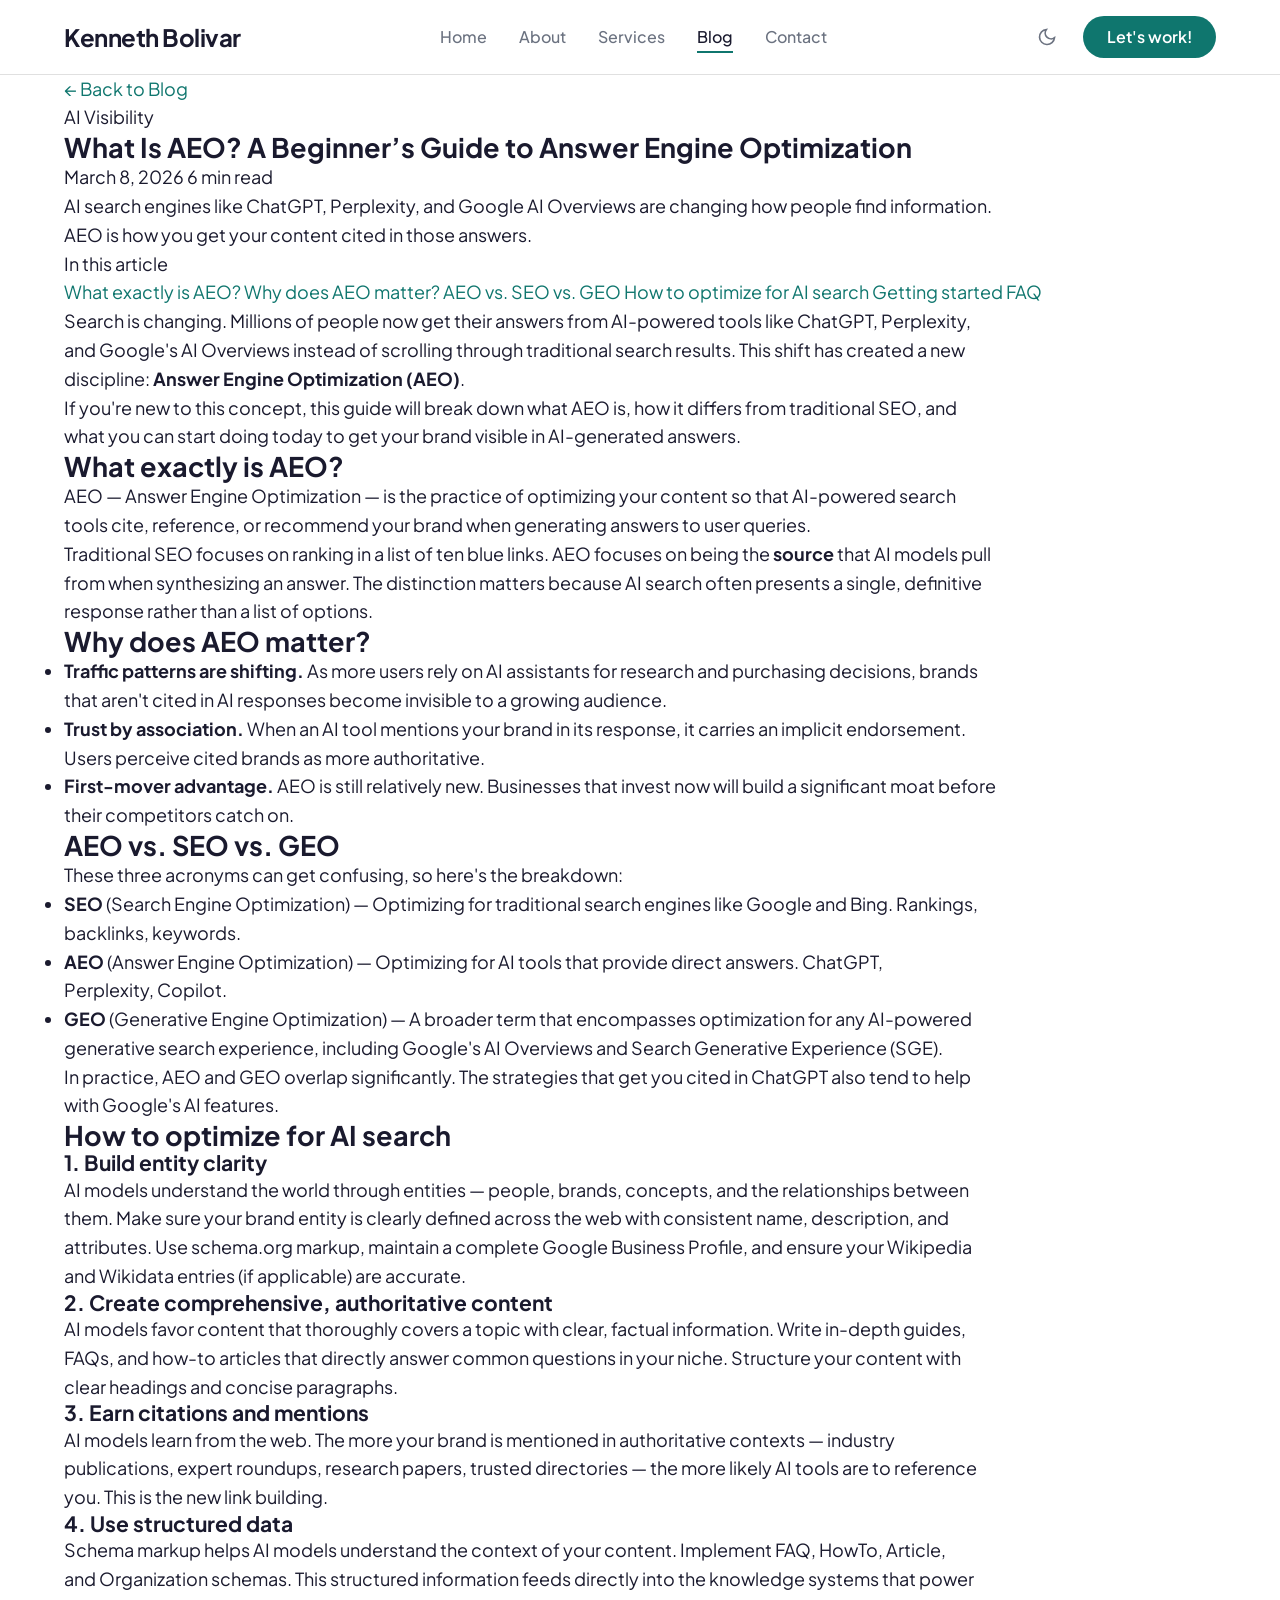
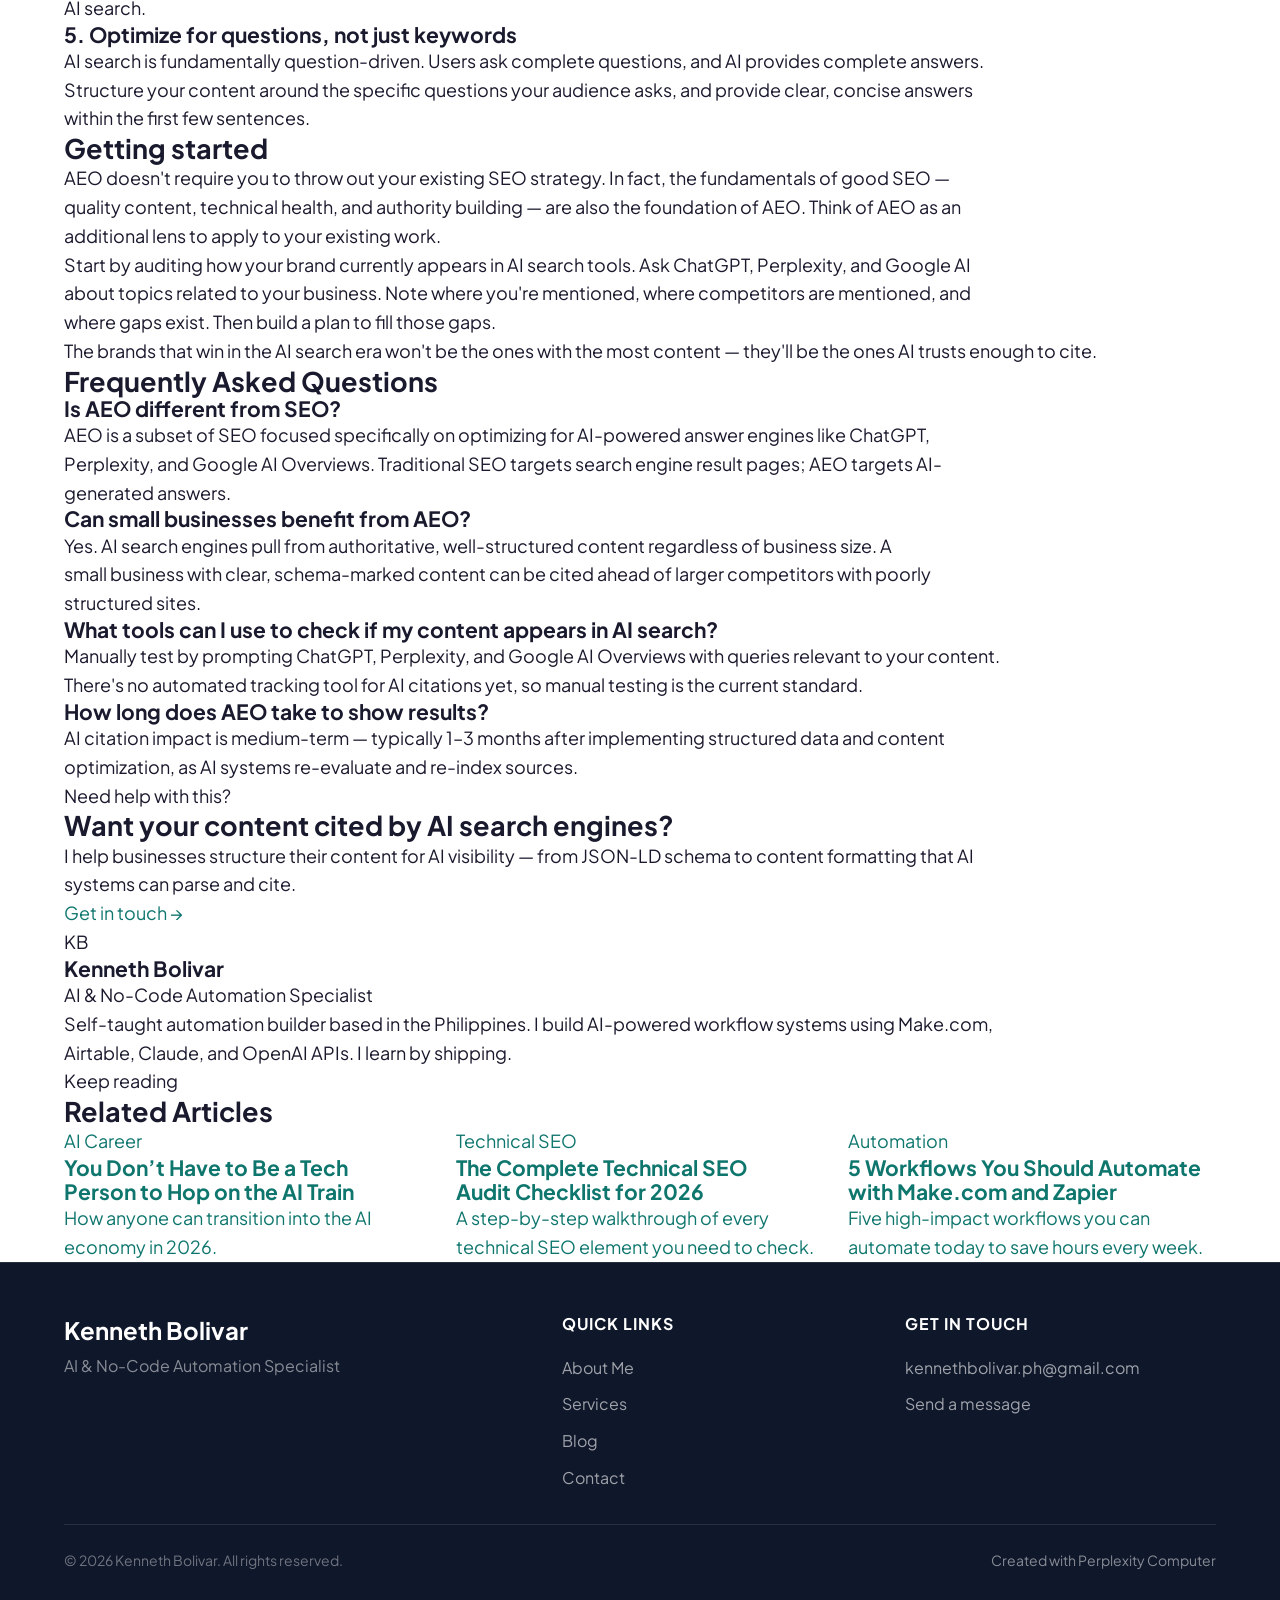
<file: blog/what-is-aeo-answer-engine-optimization.html>
<!DOCTYPE html>
<html lang="en">
<head>
<!--
   ______                            __
  / ____/___  ____ ___  ____  __  __/ /____  _____
 / /   / __ \/ __ `__ \/ __ \/ / / / __/ _ \/ ___/
/ /___/ /_/ / / / / / / /_/ / /_/ / /_/  __/ /
\____/\____/_/ /_/ /_/ .___/\__,_/\__/\___/_/
                    /_/
        Created with Perplexity Computer
        https://www.perplexity.ai/computer
-->
<meta name="generator" content="Perplexity Computer">
<meta name="author" content="Perplexity Computer">
<meta property="og:see_also" content="https://www.perplexity.ai/computer">
<link rel="author" href="https://www.perplexity.ai/computer">

<meta charset="UTF-8">
<meta name="viewport" content="width=device-width, initial-scale=1.0">
<title>What Is AEO? A Beginner's Guide to Answer Engine Optimization — Kenneth Bolivar</title>
<meta name="description" content="Learn what Answer Engine Optimization (AEO) is, why it matters for AI search, and how to get your brand cited by ChatGPT, Perplexity, and Google AI.">

<link href="https://fonts.googleapis.com/css2?family=Plus+Jakarta+Sans:wght@300;400;500;600;700;800&display=swap" rel="stylesheet">
<link rel="stylesheet" href="../base.css">
<link rel="stylesheet" href="../style.css">
<script type="application/ld+json">
{
  "@context": "https://schema.org",
  "@type": "Article",
  "headline": "What Is AEO? A Beginners Guide to Answer Engine Optimization",
  "author": {
    "@type": "Person",
    "name": "Kenneth Bolivar",
    "url": "https://kennethbolivar.cv"
  },
  "datePublished": "2026-03-08",
  "dateModified": "2026-03-08",
  "publisher": {
    "@type": "Person",
    "name": "Kenneth Bolivar",
    "url": "https://kennethbolivar.cv"
  },
  "mainEntityOfPage": "https://kennethbolivar.cv/blog/what-is-aeo-answer-engine-optimization.html"
}
</script>
<script type="application/ld+json">
{
  "@context": "https://schema.org",
  "@type": "FAQPage",
  "mainEntity": [
    {
      "@type": "Question",
      "name": "Is AEO different from SEO?",
      "acceptedAnswer": {
        "@type": "Answer",
        "text": "AEO is a subset of SEO focused on optimizing for AI-powered answer engines like ChatGPT, Perplexity, and Google AI Overviews. Traditional SEO targets search result pages; AEO targets AI-generated answers."
      }
    },
    {
      "@type": "Question",
      "name": "Can small businesses benefit from AEO?",
      "acceptedAnswer": {
        "@type": "Answer",
        "text": "Yes. AI search engines pull from authoritative, well-structured content regardless of business size."
      }
    },
    {
      "@type": "Question",
      "name": "What tools can I use to check if my content appears in AI search?",
      "acceptedAnswer": {
        "@type": "Answer",
        "text": "Manually test by prompting ChatGPT, Perplexity, and Google AI Overviews with queries relevant to your content. There's no automated tracking tool for AI citations yet."
      }
    },
    {
      "@type": "Question",
      "name": "How long does AEO take to show results?",
      "acceptedAnswer": {
        "@type": "Answer",
        "text": "AI citation impact is medium-term — typically 1–3 months after implementing structured data and content optimization."
      }
    }
  ]
}
</script>
</head>
<body>

<nav class="nav" id="nav">
  <div class="nav__inner">
    <a href="../index.html" class="nav__logo">
      <span class="nav__logo-text">Kenneth Bolivar</span>
    </a>
    <ul class="nav__links">
      <li><a href="../index.html" class="nav__link">Home</a></li>
      <li><a href="../about.html" class="nav__link">About</a></li>
      <li><a href="../services.html" class="nav__link">Services</a></li>
      <li><a href="../blog.html" class="nav__link nav__link--active">Blog</a></li>
      <li><a href="../contact.html" class="nav__link">Contact</a></li>
    </ul>
    <div class="nav__actions">
      <button class="theme-toggle" data-theme-toggle aria-label="Toggle dark mode">
        <svg width="20" height="20" viewBox="0 0 24 24" fill="none" stroke="currentColor" stroke-width="2"><path d="M21 12.79A9 9 0 1 1 11.21 3 7 7 0 0 0 21 12.79z"/></svg>
      </button>
      <a href="../contact.html" class="nav__cta">Let's work!</a>
    </div>
    <button class="nav__hamburger" id="hamburger" aria-label="Open menu">
      <span></span><span></span><span></span>
    </button>
  </div>
</nav>

<div class="nav__mobile-menu" id="mobileMenu">
  <a href="../index.html" onclick="closeMobile()">Home</a>
  <a href="../about.html" onclick="closeMobile()">About</a>
  <a href="../services.html" onclick="closeMobile()">Services</a>
  <a href="../blog.html" onclick="closeMobile()">Blog</a>
  <a href="../contact.html" onclick="closeMobile()">Contact</a>
  <a href="../contact.html" class="nav__cta" style="margin-top:1rem" onclick="closeMobile()">Let's work!</a>
</div>

<main class="post-page">
  <section class="post-hero">
    <div class="container post-shell">
      <a href="../blog.html" class="back-link">← Back to Blog</a>

      <div class="post-hero-inner">
        <p class="post-category">AI Visibility</p>
        <h1 class="post-title">What Is AEO? A Beginner’s Guide to Answer Engine Optimization</h1>

        <div class="post-meta">
          <span>March 8, 2026</span>
          <span>6 min read</span>
        </div>

        <p class="post-intro">
          AI search engines like ChatGPT, Perplexity, and Google AI Overviews are changing how people find information. AEO is how you get your content cited in those answers.
        </p>
      </div>
    </div>
  </section>

  <section class="post-layout-section">
    <div class="container post-shell post-layout">
      <aside class="post-sidebar">
        <div class="toc-card">
          <p class="toc-title">In this article</p>
          <nav class="toc-nav">
            <a href="#what-is-aeo">What exactly is AEO?</a>
            <a href="#why-aeo-matters">Why does AEO matter?</a>
            <a href="#aeo-vs-seo">AEO vs. SEO vs. GEO</a>
            <a href="#how-to-optimize">How to optimize for AI search</a>
            <a href="#getting-started">Getting started</a>
            <a href="#faq">FAQ</a>
          </nav>
        </div>
      </aside>

      <article class="post-article">
<p>Search is changing. Millions of people now get their answers from AI-powered tools like ChatGPT, Perplexity, and Google's AI Overviews instead of scrolling through traditional search results. This shift has created a new discipline: <strong>Answer Engine Optimization (AEO)</strong>.</p>

      <p>If you're new to this concept, this guide will break down what AEO is, how it differs from traditional SEO, and what you can start doing today to get your brand visible in AI-generated answers.</p>

      <h2 id="what-is-aeo">What exactly is AEO?</h2>

      <p>AEO — Answer Engine Optimization — is the practice of optimizing your content so that AI-powered search tools cite, reference, or recommend your brand when generating answers to user queries.</p>

      <p>Traditional SEO focuses on ranking in a list of ten blue links. AEO focuses on being the <strong>source</strong> that AI models pull from when synthesizing an answer. The distinction matters because AI search often presents a single, definitive response rather than a list of options.</p>

      <h2 id="why-aeo-matters">Why does AEO matter?</h2>

      <ul>
        <li><strong>Traffic patterns are shifting.</strong> As more users rely on AI assistants for research and purchasing decisions, brands that aren't cited in AI responses become invisible to a growing audience.</li>
        <li><strong>Trust by association.</strong> When an AI tool mentions your brand in its response, it carries an implicit endorsement. Users perceive cited brands as more authoritative.</li>
        <li><strong>First-mover advantage.</strong> AEO is still relatively new. Businesses that invest now will build a significant moat before their competitors catch on.</li>
      </ul>

      <h2 id="aeo-vs-seo">AEO vs. SEO vs. GEO</h2>

      <p>These three acronyms can get confusing, so here's the breakdown:</p>

      <ul>
        <li><strong>SEO</strong> (Search Engine Optimization) — Optimizing for traditional search engines like Google and Bing. Rankings, backlinks, keywords.</li>
        <li><strong>AEO</strong> (Answer Engine Optimization) — Optimizing for AI tools that provide direct answers. ChatGPT, Perplexity, Copilot.</li>
        <li><strong>GEO</strong> (Generative Engine Optimization) — A broader term that encompasses optimization for any AI-powered generative search experience, including Google's AI Overviews and Search Generative Experience (SGE).</li>
      </ul>

      <p>In practice, AEO and GEO overlap significantly. The strategies that get you cited in ChatGPT also tend to help with Google's AI features.</p>

      <h2 id="how-to-optimize">How to optimize for AI search</h2>

      <h3>1. Build entity clarity</h3>
      <p>AI models understand the world through entities — people, brands, concepts, and the relationships between them. Make sure your brand entity is clearly defined across the web with consistent name, description, and attributes. Use schema.org markup, maintain a complete Google Business Profile, and ensure your Wikipedia and Wikidata entries (if applicable) are accurate.</p>

      <h3>2. Create comprehensive, authoritative content</h3>
      <p>AI models favor content that thoroughly covers a topic with clear, factual information. Write in-depth guides, FAQs, and how-to articles that directly answer common questions in your niche. Structure your content with clear headings and concise paragraphs.</p>

      <h3>3. Earn citations and mentions</h3>
      <p>AI models learn from the web. The more your brand is mentioned in authoritative contexts — industry publications, expert roundups, research papers, trusted directories — the more likely AI tools are to reference you. This is the new link building.</p>

      <h3>4. Use structured data</h3>
      <p>Schema markup helps AI models understand the context of your content. Implement FAQ, HowTo, Article, and Organization schemas. This structured information feeds directly into the knowledge systems that power AI search.</p>

      <h3>5. Optimize for questions, not just keywords</h3>
      <p>AI search is fundamentally question-driven. Users ask complete questions, and AI provides complete answers. Structure your content around the specific questions your audience asks, and provide clear, concise answers within the first few sentences.</p>

      <h2 id="getting-started">Getting started</h2>

      <p>AEO doesn't require you to throw out your existing SEO strategy. In fact, the fundamentals of good SEO — quality content, technical health, and authority building — are also the foundation of AEO. Think of AEO as an additional lens to apply to your existing work.</p>

      <p>Start by auditing how your brand currently appears in AI search tools. Ask ChatGPT, Perplexity, and Google AI about topics related to your business. Note where you're mentioned, where competitors are mentioned, and where gaps exist. Then build a plan to fill those gaps.</p>

      <blockquote>The brands that win in the AI search era won't be the ones with the most content — they'll be the ones AI trusts enough to cite.</blockquote>

        <h2 id="faq">Frequently Asked Questions</h2>

        <div class="faq-list">
          <div class="faq-item">
            <h3>Is AEO different from SEO?</h3>
            <p>AEO is a subset of SEO focused specifically on optimizing for AI-powered answer engines like ChatGPT, Perplexity, and Google AI Overviews. Traditional SEO targets search engine result pages; AEO targets AI-generated answers.</p>
          </div>
          <div class="faq-item">
            <h3>Can small businesses benefit from AEO?</h3>
            <p>Yes. AI search engines pull from authoritative, well-structured content regardless of business size. A small business with clear, schema-marked content can be cited ahead of larger competitors with poorly structured sites.</p>
          </div>
          <div class="faq-item">
            <h3>What tools can I use to check if my content appears in AI search?</h3>
            <p>Manually test by prompting ChatGPT, Perplexity, and Google AI Overviews with queries relevant to your content. There's no automated tracking tool for AI citations yet, so manual testing is the current standard.</p>
          </div>
          <div class="faq-item">
            <h3>How long does AEO take to show results?</h3>
            <p>AI citation impact is medium-term — typically 1–3 months after implementing structured data and content optimization, as AI systems re-evaluate and re-index sources.</p>
          </div>
        </div>

        <div class="post-cta">
          <p class="section-kicker">Need help with this?</p>
          <h2>Want your content cited by AI search engines?</h2>
          <p>
            I help businesses structure their content for AI visibility — from JSON-LD schema to content formatting that AI systems can parse and cite.
          </p>
          <a href="../contact.html" class="primary-btn">Get in touch →</a>
        </div>

        <div class="author-box">
          <div class="author-avatar">KB</div>
          <div class="author-copy">
            <h3>Kenneth Bolivar</h3>
            <p class="author-role">AI &amp; No-Code Automation Specialist</p>
            <p>
              Self-taught automation builder based in the Philippines. I build AI-powered workflow systems using
              Make.com, Airtable, Claude, and OpenAI APIs. I learn by shipping.
            </p>
          </div>
        </div>
      </article>
    </div>
  </section>

  <section class="related-posts">
    <div class="container post-shell">
      <div class="section-heading">
        <p class="section-kicker">Keep reading</p>
        <h2>Related Articles</h2>
      </div>

      <div class="blog-grid">
        <article class="blog-card">
          <a href="hop-on-the-ai-train.html" class="blog-card-link">
            <div class="blog-card-body">
              <p class="post-category">AI Career</p>
              <h3>You Don’t Have to Be a Tech Person to Hop on the AI Train</h3>
              <p class="post-excerpt">How anyone can transition into the AI economy in 2026.</p>
            </div>
          </a>
        </article>
        <article class="blog-card">
          <a href="technical-seo-audit-checklist.html" class="blog-card-link">
            <div class="blog-card-body">
              <p class="post-category">Technical SEO</p>
              <h3>The Complete Technical SEO Audit Checklist for 2026</h3>
              <p class="post-excerpt">A step-by-step walkthrough of every technical SEO element you need to check.</p>
            </div>
          </a>
        </article>
        <article class="blog-card">
          <a href="automate-business-with-make-zapier.html" class="blog-card-link">
            <div class="blog-card-body">
              <p class="post-category">Automation</p>
              <h3>5 Workflows You Should Automate with Make.com and Zapier</h3>
              <p class="post-excerpt">Five high-impact workflows you can automate today to save hours every week.</p>
            </div>
          </a>
        </article>
      </div>
    </div>
  </section>
</main>

<footer class="footer">
  <div class="container">
    <div class="footer__grid">
      <div>
        <div class="footer__brand-name">Kenneth Bolivar</div>
        <div class="footer__brand-tagline">AI &amp; No-Code Automation Specialist</div>
      </div>
      <div>
        <div class="footer__heading">Quick Links</div>
        <ul class="footer__links">
          <li><a href="../about.html">About Me</a></li>
          <li><a href="../services.html">Services</a></li>
          <li><a href="../blog.html">Blog</a></li>
          <li><a href="../contact.html">Contact</a></li>
        </ul>
      </div>
      <div>
        <div class="footer__heading">Get In Touch</div>
        <ul class="footer__links">
          <li><a href="mailto:kennethbolivar.ph@gmail.com">kennethbolivar.ph@gmail.com</a></li>
          <li><a href="../contact.html">Send a message</a></li>
        </ul>
      </div>
    </div>
    <div class="footer__bottom">
      <span>&copy; 2026 Kenneth Bolivar. All rights reserved.</span>
      <a href="https://www.perplexity.ai/computer" target="_blank" rel="noopener noreferrer">Created with Perplexity Computer</a>
    </div>
  </div>
</footer>

<script src="../app.js"></script>
</body>
</html>
</file>
<file: base.css>
/* base.css */
*, *::before, *::after { box-sizing: border-box; margin: 0; padding: 0; }

html {
  -moz-text-size-adjust: none;
  -webkit-text-size-adjust: none;
  text-size-adjust: none;
  -webkit-font-smoothing: antialiased;
  -moz-osx-font-smoothing: grayscale;
  text-rendering: optimizeLegibility;
  scroll-behavior: smooth;
  hanging-punctuation: first last;
  scroll-padding-top: var(--space-16);
}

body {
  min-height: 100dvh;
  line-height: 1.6;
  font-family: var(--font-body, sans-serif);
  font-size: var(--text-base);
  color: var(--color-text);
  background-color: var(--color-bg);
}

img, picture, video, canvas, svg { display: block; max-width: 100%; height: auto; }
ul[role="list"], ol[role="list"] { list-style: none; }
input, button, textarea, select { font: inherit; color: inherit; }

h1, h2, h3, h4, h5, h6 { text-wrap: balance; line-height: 1.15; }
p, li, figcaption { text-wrap: pretty; max-width: 72ch; }

::selection {
  background: oklch(from var(--color-primary) l c h / 0.25);
  color: var(--color-text);
}

:focus-visible {
  outline: 2px solid var(--color-primary);
  outline-offset: 3px;
  border-radius: var(--radius-sm);
}

@media (prefers-reduced-motion: reduce) {
  *, *::before, *::after {
    animation-duration: 0.01ms !important;
    animation-iteration-count: 1 !important;
    transition-duration: 0.01ms !important;
    scroll-behavior: auto !important;
  }
}

button { cursor: pointer; background: none; border: none; }
table { border-collapse: collapse; width: 100%; }

a, button, [role="button"], [role="link"], input, textarea, select {
  transition: color var(--transition-interactive),
              background var(--transition-interactive),
              border-color var(--transition-interactive),
              box-shadow var(--transition-interactive);
}

.sr-only {
  position: absolute; width: 1px; height: 1px; padding: 0; margin: -1px;
  overflow: hidden; clip: rect(0, 0, 0, 0); white-space: nowrap; border-width: 0;
}
</file>
<file: style.css>
/* ===== DESIGN TOKENS ===== */
:root {
  /* Type Scale */
  --text-xs:   clamp(0.75rem,  0.7rem  + 0.25vw, 0.875rem);
  --text-sm:   clamp(0.875rem, 0.8rem  + 0.35vw, 1rem);
  --text-base: clamp(1rem,     0.95rem + 0.25vw, 1.125rem);
  --text-lg:   clamp(1.125rem, 1rem    + 0.75vw, 1.5rem);
  --text-xl:   clamp(1.5rem,   1.2rem  + 1.25vw, 2.25rem);
  --text-2xl:  clamp(2rem,     1.2rem  + 2.5vw,  3.5rem);
  --text-3xl:  clamp(2.5rem,   1rem    + 4vw,    5rem);
  --text-hero: clamp(3rem,     0.5rem  + 7vw,    8rem);

  /* Spacing */
  --space-1:  0.25rem;
  --space-2:  0.5rem;
  --space-3:  0.75rem;
  --space-4:  1rem;
  --space-5:  1.25rem;
  --space-6:  1.5rem;
  --space-8:  2rem;
  --space-10: 2.5rem;
  --space-12: 3rem;
  --space-16: 4rem;
  --space-20: 5rem;
  --space-24: 6rem;
  --space-32: 8rem;

  /* Fonts */
  --font-display: 'Plus Jakarta Sans', 'Inter', sans-serif;
  --font-body: 'Plus Jakarta Sans', 'Inter', sans-serif;

  /* Radius */
  --radius-sm: 0.375rem;
  --radius-md: 0.5rem;
  --radius-lg: 0.75rem;
  --radius-xl: 1rem;
  --radius-full: 9999px;

  /* Transitions */
  --transition-interactive: 180ms cubic-bezier(0.16, 1, 0.3, 1);
  --ease-out: cubic-bezier(0.16, 1, 0.3, 1);
  --ease-in: cubic-bezier(0.4, 0, 1, 1);

  /* Shadows */
  --shadow-sm: 0 1px 2px rgba(0,0,0,0.06);
  --shadow-md: 0 4px 12px rgba(0,0,0,0.08);
  --shadow-lg: 0 12px 32px rgba(0,0,0,0.12);

  /* Content Widths */
  --content-narrow: 640px;
  --content-default: 960px;
  --content-wide: 1200px;
}

/* ===== LIGHT MODE (Absolute Default) ===== */
/* Applied globally to the root, ensuring a clean, structured baseline */
:root, [data-theme="light"] {
  --color-bg: #ffffff;
  --color-surface: #f8f9fa;
  --color-surface-2: #f1f3f5;
  --color-border: #e0e0e0;
  --color-text: #1a1a2e;
  --color-text-muted: #6b7280;
  --color-text-faint: #9ca3af;
  --color-text-inverse: #ffffff;
  --color-primary: #0f766e;
  --color-primary-hover: #0d5e58;
  --color-primary-light: #ccfbf1;
  --color-accent: #2563eb;
  --color-accent-hover: #1d4ed8;
  --color-dark: #0f172a;
  --color-dark-surface: #1e293b;
}

/* ===== DARK MODE (Explicit Toggle Only) ===== */
/* Only triggers when javascript explicitly adds data-theme="dark" to the HTML tag */
[data-theme="dark"] {
  --color-bg: #0f172a;
  --color-surface: #1e293b;
  --color-surface-2: #334155;
  --color-border: #475569;
  --color-text: #e2e8f0;
  --color-text-muted: #94a3b8;
  --color-text-faint: #64748b;
  --color-text-inverse: #0f172a;
  --color-primary: #2dd4bf;
  --color-primary-hover: #14b8a6;
  --color-primary-light: #134e4a;
  --color-accent: #60a5fa;
  --color-accent-hover: #3b82f6;
  --color-dark: #020617;
  --color-dark-surface: #0f172a;
  --shadow-sm: 0 1px 2px rgba(0,0,0,0.3);
  --shadow-md: 0 4px 12px rgba(0,0,0,0.4);
  --shadow-lg: 0 12px 32px rgba(0,0,0,0.5);
}

@media (prefers-color-scheme: dark) {
  :root:not([data-theme]) {
    --color-bg: #0f172a;
    --color-surface: #1e293b;
    --color-surface-2: #334155;
    --color-border: #475569;
    --color-text: #e2e8f0;
    --color-text-muted: #94a3b8;
    --color-text-faint: #64748b;
    --color-text-inverse: #0f172a;
    --color-primary: #2dd4bf;
    --color-primary-hover: #14b8a6;
    --color-primary-light: #134e4a;
    --color-accent: #60a5fa;
    --color-accent-hover: #3b82f6;
    --color-dark: #020617;
    --color-dark-surface: #0f172a;
    --shadow-sm: 0 1px 2px rgba(0,0,0,0.3);
    --shadow-md: 0 4px 12px rgba(0,0,0,0.4);
    --shadow-lg: 0 12px 32px rgba(0,0,0,0.5);
  }
}

/* ===== GLOBAL STYLES ===== */
body {
  font-family: var(--font-body);
  overflow-x: hidden;
}

a {
  color: var(--color-primary);
  text-decoration: none;
}
a:hover {
  color: var(--color-primary-hover);
}

.container {
  width: 100%;
  max-width: var(--content-wide);
  margin-inline: auto;
  padding-inline: var(--space-6);
}

/* ===== NAVIGATION ===== */
.nav {
  position: sticky;
  top: 0;
  z-index: 100;
  background: var(--color-bg);
  border-bottom: 1px solid var(--color-border);
  backdrop-filter: blur(12px);
  transition: box-shadow 0.3s ease;
}
.nav--scrolled {
  box-shadow: var(--shadow-md);
}
.nav__inner {
  display: flex;
  align-items: center;
  justify-content: space-between;
  padding-block: var(--space-4);
  max-width: var(--content-wide);
  margin-inline: auto;
  padding-inline: var(--space-6);
}
.nav__logo {
  display: flex;
  align-items: center;
  gap: var(--space-3);
  text-decoration: none;
  color: var(--color-text);
}
.nav__logo-icon {
  width: 36px;
  height: 36px;
}
.nav__logo-text {
  font-size: var(--text-lg);
  font-weight: 700;
  letter-spacing: -0.02em;
}
.nav__links {
  display: flex;
  align-items: center;
  gap: var(--space-8);
  list-style: none;
}
.nav__link {
  font-size: var(--text-sm);
  font-weight: 500;
  color: var(--color-text-muted);
  text-decoration: none;
  position: relative;
  padding-block: var(--space-1);
}
.nav__link:hover,
.nav__link--active {
  color: var(--color-text);
}
.nav__link::after {
  content: '';
  position: absolute;
  bottom: -2px;
  left: 0;
  width: 0;
  height: 2px;
  background: var(--color-primary);
  transition: width var(--transition-interactive);
}
.nav__link:hover::after,
.nav__link--active::after {
  width: 100%;
}
.nav__actions {
  display: flex;
  align-items: center;
  gap: var(--space-4);
}
.nav__cta {
  display: inline-flex;
  align-items: center;
  gap: var(--space-2);
  padding: var(--space-2) var(--space-6);
  background: var(--color-primary);
  color: var(--color-text-inverse);
  font-size: var(--text-sm);
  font-weight: 600;
  border-radius: var(--radius-full);
  text-decoration: none;
  transition: background var(--transition-interactive), transform var(--transition-interactive);
}
.nav__cta:hover {
  background: var(--color-primary-hover);
  color: var(--color-text-inverse);
  transform: translateY(-1px);
}
.nav__cta:active {
  transform: translateY(0);
}

/* Theme toggle */
.theme-toggle {
  display: flex;
  align-items: center;
  justify-content: center;
  width: 40px;
  height: 40px;
  border-radius: var(--radius-full);
  color: var(--color-text-muted);
  transition: color var(--transition-interactive), background var(--transition-interactive);
}
.theme-toggle:hover {
  color: var(--color-text);
  background: var(--color-surface);
}

/* Mobile hamburger */
.nav__hamburger {
  display: none;
  flex-direction: column;
  gap: 5px;
  width: 28px;
  padding: var(--space-1);
}
.nav__hamburger span {
  display: block;
  width: 100%;
  height: 2px;
  background: var(--color-text);
  border-radius: 2px;
  transition: transform 0.3s ease, opacity 0.3s ease;
}
.nav__hamburger.active span:nth-child(1) {
  transform: rotate(45deg) translate(5px, 5px);
}
.nav__hamburger.active span:nth-child(2) {
  opacity: 0;
}
.nav__hamburger.active span:nth-child(3) {
  transform: rotate(-45deg) translate(5px, -5px);
}

/* Mobile nav */
.nav__mobile-menu {
  display: none;
  position: fixed;
  top: 0;
  left: 0;
  right: 0;
  bottom: 0;
  background: var(--color-bg);
  z-index: 99;
  padding-top: 80px;
  flex-direction: column;
  align-items: center;
  justify-content: center;
  gap: var(--space-8);
}
.nav__mobile-menu.active {
  display: flex;
}
.nav__mobile-menu a {
  font-size: var(--text-xl);
  font-weight: 600;
  color: var(--color-text);
  text-decoration: none;
}

@media (max-width: 768px) {
  .nav__links, .nav__cta {
    display: none;
  }
  .nav__hamburger {
    display: flex;
  }
}

/* ===== HERO SECTION ===== */
.hero {
  padding-block: clamp(var(--space-16), 10vw, var(--space-32));
  min-height: 85vh;
  display: flex;
  align-items: center;
}
.hero__grid {
  display: grid;
  grid-template-columns: 1.2fr 1fr;
  gap: var(--space-12);
  align-items: center;
}
.hero__heading {
  font-family: var(--font-display);
  font-size: var(--text-hero);
  font-weight: 800;
  line-height: 1.05;
  letter-spacing: -0.03em;
  color: var(--color-text);
}
.hero__typed-word {
  color: var(--color-text-faint);
  position: relative;
  display: inline-block;
  text-decoration-line: underline;
  text-decoration-color: var(--color-primary);
  text-decoration-thickness: 4px;
  text-underline-offset: 6px;
}
.hero__cursor {
  display: inline-block;
  width: 3px;
  height: 0.9em;
  background: var(--color-primary);
  margin-left: 2px;
  vertical-align: text-bottom;
  animation: blink 1s step-end infinite;
}
@keyframes blink {
  0%, 100% { opacity: 1; }
  50% { opacity: 0; }
}

.hero__right {
  display: flex;
  flex-direction: column;
  gap: var(--space-8);
}
.hero__card {
  padding: var(--space-6);
  background: var(--color-surface);
  border-radius: var(--radius-lg);
  border: 1px solid var(--color-border);
}
.hero__card-icon {
  width: 40px;
  height: 40px;
  margin-bottom: var(--space-3);
  color: var(--color-primary);
}
.hero__card h3 {
  font-size: var(--text-lg);
  font-weight: 700;
  margin-bottom: var(--space-2);
  color: var(--color-text);
}
.hero__card p {
  font-size: var(--text-sm);
  color: var(--color-text-muted);
  line-height: 1.6;
}

@media (max-width: 768px) {
  .hero {
    min-height: auto;
    padding-block: var(--space-12);
  }
  .hero__grid {
    grid-template-columns: 1fr;
    gap: var(--space-8);
  }
  .hero__heading {
    font-size: var(--text-2xl);
  }
}

/* ===== ABOUT INTRO SECTION ===== */
.about-intro {
  position: relative;
  padding-block: clamp(var(--space-12), 8vw, var(--space-24));
  background: var(--color-dark);
  color: var(--color-text-inverse);
  overflow: hidden;
}
[data-theme="dark"] .about-intro {
  background: var(--color-surface);
  color: var(--color-text);
}
.about-intro__grid {
  display: grid;
  grid-template-columns: 1fr 1fr;
  gap: var(--space-12);
  align-items: center;
}
.about-intro__image-wrapper {
  position: relative;
  border-radius: var(--radius-xl);
  overflow: hidden;
  aspect-ratio: 4 / 5;
}
.about-intro__image {
  width: 100%;
  height: 100%;
  object-fit: cover;
}
.about-intro__badge {
  position: absolute;
  bottom: var(--space-4);
  left: var(--space-4);
  background: var(--color-primary);
  color: #fff;
  padding: var(--space-2) var(--space-4);
  border-radius: var(--radius-full);
  font-size: var(--text-sm);
  font-weight: 700;
}
.about-intro__content {
  display: flex;
  flex-direction: column;
  gap: var(--space-6);
}
.about-intro__label {
  font-size: var(--text-xs);
  font-weight: 600;
  text-transform: uppercase;
  letter-spacing: 0.08em;
  color: var(--color-primary);
}
[data-theme="dark"] .about-intro__label {
  color: var(--color-primary);
}
.about-intro__heading {
  font-family: var(--font-display);
  font-size: var(--text-2xl);
  font-weight: 800;
  letter-spacing: -0.02em;
  line-height: 1.1;
}
.about-intro__text {
  font-size: var(--text-base);
  line-height: 1.7;
  opacity: 0.85;
}
.about-intro__link {
  display: inline-flex;
  align-items: center;
  gap: var(--space-2);
  color: var(--color-primary);
  font-weight: 600;
  font-size: var(--text-sm);
}
[data-theme="dark"] .about-intro__link {
  color: var(--color-primary);
}
.about-intro__link:hover {
  gap: var(--space-3);
}

@media (max-width: 768px) {
  .about-intro__grid {
    grid-template-columns: 1fr;
    gap: var(--space-8);
  }
  .about-intro__image-wrapper {
    max-height: 400px;
  }
}

/* ===== STATS SECTION ===== */
.stats {
  padding-block: clamp(var(--space-12), 8vw, var(--space-24));
}
.stats__header {
  text-align: center;
  margin-bottom: var(--space-12);
}
.stats__heading {
  font-family: var(--font-display);
  font-size: var(--text-2xl);
  font-weight: 800;
  letter-spacing: -0.02em;
  color: var(--color-text);
}
.stats__subtext {
  margin-top: var(--space-3);
  font-size: var(--text-base);
  color: var(--color-text-muted);
  max-width: 560px;
  margin-inline: auto;
}
.stats__grid {
  display: grid;
  grid-template-columns: repeat(2, 1fr);
  gap: var(--space-8);
  margin-bottom: var(--space-12);
}
.stats__info-card {
  padding: var(--space-6);
  background: var(--color-surface);
  border: 1px solid var(--color-border);
  border-radius: var(--radius-lg);
}
.stats__info-card h3 {
  font-size: var(--text-lg);
  font-weight: 700;
  margin-bottom: var(--space-3);
  color: var(--color-text);
}
.stats__info-card p {
  font-size: var(--text-sm);
  color: var(--color-text-muted);
  line-height: 1.7;
}
.stats__info-card a {
  display: inline-flex;
  align-items: center;
  gap: var(--space-1);
  margin-top: var(--space-3);
  font-size: var(--text-sm);
  font-weight: 600;
  color: var(--color-primary);
}

.stats__counters {
  display: grid;
  grid-template-columns: repeat(3, 1fr);
  gap: var(--space-8);
  text-align: center;
  padding-block: var(--space-8);
  border-top: 1px solid var(--color-border);
  border-bottom: 1px solid var(--color-border);
}
.stats__counter-number {
  font-family: var(--font-display);
  font-size: var(--text-2xl);
  font-weight: 800;
  color: var(--color-primary);
  letter-spacing: -0.02em;
}
.stats__counter-label {
  font-size: var(--text-sm);
  color: var(--color-text-muted);
  margin-top: var(--space-1);
}

@media (max-width: 768px) {
  .stats__grid {
    grid-template-columns: 1fr;
  }
  .stats__counters {
    grid-template-columns: 1fr;
    gap: var(--space-6);
  }
}

/* ===== TESTIMONIALS ===== */
.testimonials {
  padding-block: clamp(var(--space-12), 8vw, var(--space-24));
  background: var(--color-surface);
}
.testimonials__heading {
  font-family: var(--font-display);
  font-size: var(--text-2xl);
  font-weight: 800;
  letter-spacing: -0.02em;
  text-align: center;
  color: var(--color-text);
  margin-bottom: var(--space-12);
}
.testimonials__grid {
  display: grid;
  grid-template-columns: repeat(3, 1fr);
  gap: var(--space-6);
}
.testimonial-card {
  background: var(--color-bg);
  border: 1px solid var(--color-border);
  border-radius: var(--radius-lg);
  padding: var(--space-6);
  display: flex;
  flex-direction: column;
  gap: var(--space-4);
}
.testimonial-card__stars {
  display: flex;
  gap: 2px;
  color: #f59e0b;
}
.testimonial-card__text {
  font-size: var(--text-sm);
  color: var(--color-text-muted);
  line-height: 1.7;
  flex: 1;
}
.testimonial-card__author {
  display: flex;
  align-items: center;
  gap: var(--space-3);
}
.testimonial-card__avatar {
  width: 44px;
  height: 44px;
  border-radius: var(--radius-full);
  background: var(--color-primary-light);
  display: flex;
  align-items: center;
  justify-content: center;
  font-weight: 700;
  font-size: var(--text-sm);
  color: var(--color-primary);
}
.testimonial-card__name {
  font-size: var(--text-sm);
  font-weight: 600;
  color: var(--color-text);
}
.testimonial-card__role {
  font-size: var(--text-xs);
  color: var(--color-text-faint);
}

@media (max-width: 768px) {
  .testimonials__grid {
    grid-template-columns: 1fr;
  }
}

/* ===== SERVICES PREVIEW ===== */
.services-preview {
  padding-block: clamp(var(--space-12), 8vw, var(--space-24));
}
.services-preview__heading {
  font-family: var(--font-display);
  font-size: var(--text-2xl);
  font-weight: 800;
  letter-spacing: -0.02em;
  text-align: center;
  color: var(--color-text);
  margin-bottom: var(--space-3);
}
.services-preview__subtext {
  text-align: center;
  color: var(--color-text-muted);
  font-size: var(--text-base);
  margin-bottom: var(--space-12);
  max-width: 560px;
  margin-inline: auto;
}
.services-preview__grid {
  display: grid;
  grid-template-columns: repeat(3, 1fr);
  gap: var(--space-6);
}
.service-card {
  background: var(--color-surface);
  border: 1px solid var(--color-border);
  border-radius: var(--radius-lg);
  padding: var(--space-6);
  transition: transform var(--transition-interactive), box-shadow var(--transition-interactive);
}
.service-card:hover {
  transform: translateY(-4px);
  box-shadow: var(--shadow-lg);
}
.service-card__icon {
  width: 48px;
  height: 48px;
  border-radius: var(--radius-md);
  background: var(--color-primary-light);
  display: flex;
  align-items: center;
  justify-content: center;
  color: var(--color-primary);
  margin-bottom: var(--space-4);
}
.service-card h3 {
  font-size: var(--text-lg);
  font-weight: 700;
  margin-bottom: var(--space-2);
  color: var(--color-text);
}
.service-card p {
  font-size: var(--text-sm);
  color: var(--color-text-muted);
  line-height: 1.7;
}

@media (max-width: 768px) {
  .services-preview__grid {
    grid-template-columns: 1fr;
  }
}

/* ===== CTA SECTION ===== */
.cta {
  padding-block: clamp(var(--space-16), 10vw, var(--space-32));
  background: var(--color-dark);
  color: #fff;
  text-align: center;
}
[data-theme="dark"] .cta {
  background: var(--color-surface-2);
}
.cta__heading {
  font-family: var(--font-display);
  font-size: var(--text-3xl);
  font-weight: 800;
  letter-spacing: -0.03em;
  line-height: 1.1;
  margin-bottom: var(--space-8);
}
.cta__typed-word {
  color: var(--color-primary);
}
[data-theme="dark"] .cta__typed-word {
  color: var(--color-primary);
}
.cta__btn {
  display: inline-flex;
  align-items: center;
  gap: var(--space-2);
  padding: var(--space-4) var(--space-8);
  background: var(--color-primary);
  color: #fff;
  font-size: var(--text-base);
  font-weight: 700;
  border-radius: var(--radius-full);
  text-decoration: none;
  transition: background var(--transition-interactive), transform var(--transition-interactive);
}
.cta__btn:hover {
  background: var(--color-primary-hover);
  color: #fff;
  transform: translateY(-2px);
}
.cta__btn:active {
  transform: translateY(0);
}

/* ===== FOOTER ===== */
.footer {
  background: var(--color-dark);
  color: rgba(255,255,255,0.8);
  padding-block: var(--space-12);
  border-top: 1px solid rgba(255,255,255,0.1);
}
[data-theme="dark"] .footer {
  background: var(--color-dark);
  border-top-color: var(--color-border);
}
.footer__grid {
  display: grid;
  grid-template-columns: 1.5fr 1fr 1fr;
  gap: var(--space-8);
}
.footer__brand-name {
  font-family: var(--font-display);
  font-size: var(--text-lg);
  font-weight: 700;
  color: #fff;
  margin-bottom: var(--space-1);
}
.footer__brand-tagline {
  font-size: var(--text-sm);
  color: rgba(255,255,255,0.5);
}
.footer__heading {
  font-size: var(--text-sm);
  font-weight: 700;
  color: #fff;
  margin-bottom: var(--space-4);
  text-transform: uppercase;
  letter-spacing: 0.06em;
}
.footer__links {
  list-style: none;
  display: flex;
  flex-direction: column;
  gap: var(--space-2);
}
.footer__links a {
  font-size: var(--text-sm);
  color: rgba(255,255,255,0.6);
  text-decoration: none;
  transition: color var(--transition-interactive);
}
.footer__links a:hover {
  color: #fff;
}
.footer__bottom {
  display: flex;
  justify-content: space-between;
  align-items: center;
  margin-top: var(--space-8);
  padding-top: var(--space-6);
  border-top: 1px solid rgba(255,255,255,0.1);
  font-size: var(--text-xs);
  color: rgba(255,255,255,0.4);
}
.footer__bottom a {
  color: rgba(255,255,255,0.5);
  text-decoration: none;
}
.footer__bottom a:hover {
  color: #fff;
}

@media (max-width: 768px) {
  .footer__grid {
    grid-template-columns: 1fr;
    gap: var(--space-6);
  }
  .footer__bottom {
    flex-direction: column;
    gap: var(--space-2);
    text-align: center;
  }
}

/* ===== PAGE HEADER (for inner pages) ===== */
.page-header {
  padding-block: clamp(var(--space-12), 8vw, var(--space-20));
  background: var(--color-surface);
  text-align: center;
}
.page-header__heading {
  font-family: var(--font-display);
  font-size: var(--text-2xl);
  font-weight: 800;
  letter-spacing: -0.02em;
  color: var(--color-text);
  margin-bottom: var(--space-3);
}
.page-header__subtext {
  font-size: var(--text-base);
  color: var(--color-text-muted);
  max-width: 560px;
  margin-inline: auto;
}

/* ===== ABOUT PAGE ===== */
.about-detail {
  padding-block: clamp(var(--space-12), 8vw, var(--space-24));
}
.about-detail__grid {
  display: grid;
  grid-template-columns: 1fr 1.2fr;
  gap: var(--space-12);
  align-items: start;
}
.about-detail__image {
  border-radius: var(--radius-xl);
  overflow: hidden;
  aspect-ratio: 3 / 4;
}
.about-detail__image img {
  width: 100%;
  height: 100%;
  object-fit: cover;
}
.about-detail__content {
  display: flex;
  flex-direction: column;
  gap: var(--space-6);
}
.about-detail__content h2 {
  font-family: var(--font-display);
  font-size: var(--text-xl);
  font-weight: 700;
  color: var(--color-text);
}
.about-detail__content p {
  font-size: var(--text-base);
  color: var(--color-text-muted);
  line-height: 1.7;
}

.about-skills {
  padding-block: clamp(var(--space-12), 8vw, var(--space-24));
  background: var(--color-surface);
}
.about-skills__heading {
  font-family: var(--font-display);
  font-size: var(--text-xl);
  font-weight: 800;
  text-align: center;
  margin-bottom: var(--space-8);
  color: var(--color-text);
}
.about-skills__grid {
  display: grid;
  grid-template-columns: repeat(4, 1fr);
  gap: var(--space-4);
}
.skill-tag {
  padding: var(--space-3) var(--space-4);
  background: var(--color-bg);
  border: 1px solid var(--color-border);
  border-radius: var(--radius-md);
  font-size: var(--text-sm);
  font-weight: 500;
  color: var(--color-text);
  text-align: center;
  transition: border-color var(--transition-interactive), background var(--transition-interactive);
}
.skill-tag:hover {
  border-color: var(--color-primary);
  background: var(--color-primary-light);
}

@media (max-width: 768px) {
  .about-detail__grid {
    grid-template-columns: 1fr;
  }
  .about-skills__grid {
    grid-template-columns: repeat(2, 1fr);
  }
}

/* ===== SERVICES PAGE ===== */
.services-detail {
  padding-block: clamp(var(--space-12), 8vw, var(--space-24));
}
.services-detail__grid {
  display: grid;
  grid-template-columns: repeat(2, 1fr);
  gap: var(--space-6);
}
.service-detail-card {
  background: var(--color-surface);
  border: 1px solid var(--color-border);
  border-radius: var(--radius-lg);
  padding: var(--space-8);
  transition: transform var(--transition-interactive), box-shadow var(--transition-interactive);
}
.service-detail-card:hover {
  transform: translateY(-2px);
  box-shadow: var(--shadow-md);
}
.service-detail-card__icon {
  width: 56px;
  height: 56px;
  border-radius: var(--radius-md);
  background: var(--color-primary-light);
  display: flex;
  align-items: center;
  justify-content: center;
  color: var(--color-primary);
  margin-bottom: var(--space-4);
}
.service-detail-card h3 {
  font-size: var(--text-lg);
  font-weight: 700;
  margin-bottom: var(--space-3);
  color: var(--color-text);
}
.service-detail-card p {
  font-size: var(--text-sm);
  color: var(--color-text-muted);
  line-height: 1.7;
  margin-bottom: var(--space-4);
}
.service-detail-card__features {
  list-style: none;
  display: flex;
  flex-direction: column;
  gap: var(--space-2);
}
.service-detail-card__features li {
  font-size: var(--text-sm);
  color: var(--color-text-muted);
  padding-left: var(--space-5);
  position: relative;
}
.service-detail-card__features li::before {
  content: '✓';
  position: absolute;
  left: 0;
  color: var(--color-primary);
  font-weight: 700;
}

.services-process {
  padding-block: clamp(var(--space-12), 8vw, var(--space-24));
  background: var(--color-surface);
}
.services-process__heading {
  font-family: var(--font-display);
  font-size: var(--text-xl);
  font-weight: 800;
  text-align: center;
  margin-bottom: var(--space-12);
  color: var(--color-text);
}
.services-process__steps {
  display: grid;
  grid-template-columns: repeat(4, 1fr);
  gap: var(--space-6);
  counter-reset: step;
}
.process-step {
  text-align: center;
  counter-increment: step;
}
.process-step__number {
  width: 48px;
  height: 48px;
  border-radius: var(--radius-full);
  background: var(--color-primary);
  color: #fff;
  font-weight: 700;
  font-size: var(--text-base);
  display: flex;
  align-items: center;
  justify-content: center;
  margin-inline: auto;
  margin-bottom: var(--space-4);
}
.process-step h3 {
  font-size: var(--text-sm);
  font-weight: 700;
  margin-bottom: var(--space-2);
  color: var(--color-text);
}
.process-step p {
  font-size: var(--text-xs);
  color: var(--color-text-muted);
  line-height: 1.6;
  margin-inline: auto;
}

@media (max-width: 768px) {
  .services-detail__grid {
    grid-template-columns: 1fr;
  }
  .services-process__steps {
    grid-template-columns: repeat(2, 1fr);
  }
}

/* ===== CONTACT PAGE ===== */
.contact-section {
  padding-block: clamp(var(--space-12), 8vw, var(--space-24));
}
.contact-section__grid {
  display: grid;
  grid-template-columns: 1fr 1.2fr;
  gap: var(--space-12);
  align-items: start;
}
.contact-info {
  display: flex;
  flex-direction: column;
  gap: var(--space-6);
}
.contact-info h2 {
  font-family: var(--font-display);
  font-size: var(--text-xl);
  font-weight: 800;
  color: var(--color-text);
}
.contact-info p {
  font-size: var(--text-base);
  color: var(--color-text-muted);
  line-height: 1.7;
}
.contact-info__item {
  display: flex;
  align-items: flex-start;
  gap: var(--space-3);
}
.contact-info__icon {
  width: 40px;
  height: 40px;
  border-radius: var(--radius-md);
  background: var(--color-primary-light);
  display: flex;
  align-items: center;
  justify-content: center;
  color: var(--color-primary);
  flex-shrink: 0;
}
.contact-info__label {
  font-size: var(--text-xs);
  color: var(--color-text-faint);
  text-transform: uppercase;
  letter-spacing: 0.06em;
  font-weight: 600;
}
.contact-info__value {
  font-size: var(--text-sm);
  color: var(--color-text);
  font-weight: 500;
}

.contact-form {
  background: var(--color-surface);
  border: 1px solid var(--color-border);
  border-radius: var(--radius-xl);
  padding: var(--space-8);
}
.contact-form h3 {
  font-size: var(--text-lg);
  font-weight: 700;
  margin-bottom: var(--space-6);
  color: var(--color-text);
}
.form-group {
  margin-bottom: var(--space-4);
}
.form-group label {
  display: block;
  font-size: var(--text-sm);
  font-weight: 500;
  color: var(--color-text);
  margin-bottom: var(--space-2);
}
.form-group input,
.form-group textarea,
.form-group select {
  width: 100%;
  padding: var(--space-3) var(--space-4);
  border: 1px solid var(--color-border);
  border-radius: var(--radius-md);
  background: var(--color-bg);
  font-size: var(--text-sm);
  color: var(--color-text);
  transition: border-color var(--transition-interactive);
}
.form-group input:focus,
.form-group textarea:focus,
.form-group select:focus {
  border-color: var(--color-primary);
  outline: none;
  box-shadow: 0 0 0 3px rgba(15, 118, 110, 0.1);
}
.form-group textarea {
  min-height: 140px;
  resize: vertical;
}
.form-row {
  display: grid;
  grid-template-columns: 1fr 1fr;
  gap: var(--space-4);
}
.form-submit {
  width: 100%;
  padding: var(--space-3) var(--space-6);
  background: var(--color-primary);
  color: #fff;
  font-size: var(--text-sm);
  font-weight: 600;
  border-radius: var(--radius-md);
  border: none;
  cursor: pointer;
  transition: background var(--transition-interactive), transform var(--transition-interactive);
}
.form-submit:hover {
  background: var(--color-primary-hover);
  transform: translateY(-1px);
}
.form-submit:active {
  transform: translateY(0);
}

@media (max-width: 768px) {
  .contact-section__grid {
    grid-template-columns: 1fr;
  }
  .form-row {
    grid-template-columns: 1fr;
  }
}

/* ===== BLOG PAGE STYLES ===== */
.blog-page {
  padding-bottom: var(--space-16);
}

/* Badges & Meta */
.badge {
  display: inline-block;
  padding: var(--space-1) var(--space-3);
  border-radius: var(--radius-full);
  font-size: var(--text-xs);
  font-weight: 700;
  text-transform: uppercase;
  letter-spacing: 0.05em;
}
.badge--primary {
  background: var(--color-primary);
  color: #ffffff;
}
.category {
  font-size: var(--text-xs);
  font-weight: 600;
  color: var(--color-primary);
  text-transform: uppercase;
  letter-spacing: 0.05em;
}

/* Featured Card */
.blog-featured {
  margin-bottom: var(--space-12);
}
.featured-card {
  display: block;
  background: var(--color-surface);
  border: 1px solid var(--color-border);
  border-radius: var(--radius-xl);
  padding: clamp(var(--space-6), 5vw, var(--space-12));
  text-decoration: none;
  transition: transform var(--transition-interactive), box-shadow var(--transition-interactive);
}
.featured-card:hover {
  transform: translateY(-4px);
  box-shadow: var(--shadow-lg);
  border-color: var(--color-primary);
}
.card-meta {
  display: flex;
  align-items: center;
  gap: var(--space-4);
  margin-bottom: var(--space-4);
}
.featured-card__title {
  font-family: var(--font-display);
  font-size: var(--text-2xl);
  font-weight: 800;
  color: var(--color-text);
  margin-bottom: var(--space-4);
  line-height: 1.2;
}
.featured-card__excerpt {
  font-size: var(--text-base);
  color: var(--color-text-muted);
  line-height: 1.7;
  max-width: 800px;
  margin-bottom: var(--space-6);
}

/* Standard Grid */
.blog-grid {
  display: grid;
  grid-template-columns: repeat(auto-fit, minmax(300px, 1fr));
  gap: var(--space-6);
}
.blog-card {
  display: flex;
  height: 100%;
}
.blog-card__link {
  display: flex;
  flex-direction: column;
  background: var(--color-surface);
  border: 1px solid var(--color-border);
  border-radius: var(--radius-lg);
  padding: var(--space-8);
  text-decoration: none;
  width: 100%;
  transition: transform var(--transition-interactive), box-shadow var(--transition-interactive);
}
.blog-card__link:hover {
  transform: translateY(-4px);
  box-shadow: var(--shadow-md);
  border-color: var(--color-primary);
}
.blog-card__body {
  display: flex;
  flex-direction: column;
  flex: 1;
}
.blog-card__title {
  font-size: var(--text-lg);
  font-weight: 700;
  color: var(--color-text);
  margin-top: var(--space-2);
  margin-bottom: var(--space-3);
  line-height: 1.3;
}
.blog-card__excerpt {
  font-size: var(--text-sm);
  color: var(--color-text-muted);
  line-height: 1.6;
  margin-bottom: var(--space-6);
  flex: 1;
}

/* Shared Footer for Cards */
.card-footer {
  display: flex;
  align-items: center;
  gap: var(--space-4);
  font-size: var(--text-xs);
  color: var(--color-text-faint);
  font-weight: 500;
  border-top: 1px solid var(--color-border);
  padding-top: var(--space-4);
}

/* ===== SCROLL REVEAL ===== */
.fade-in {
  opacity: 1;
}
@supports (animation-timeline: scroll()) {
  .fade-in {
    opacity: 0;
    animation: revealFade linear both;
    animation-timeline: view();
    animation-range: entry 0% entry 100%;
  }
}
@keyframes revealFade {
  to { opacity: 1; }
}
</file>
